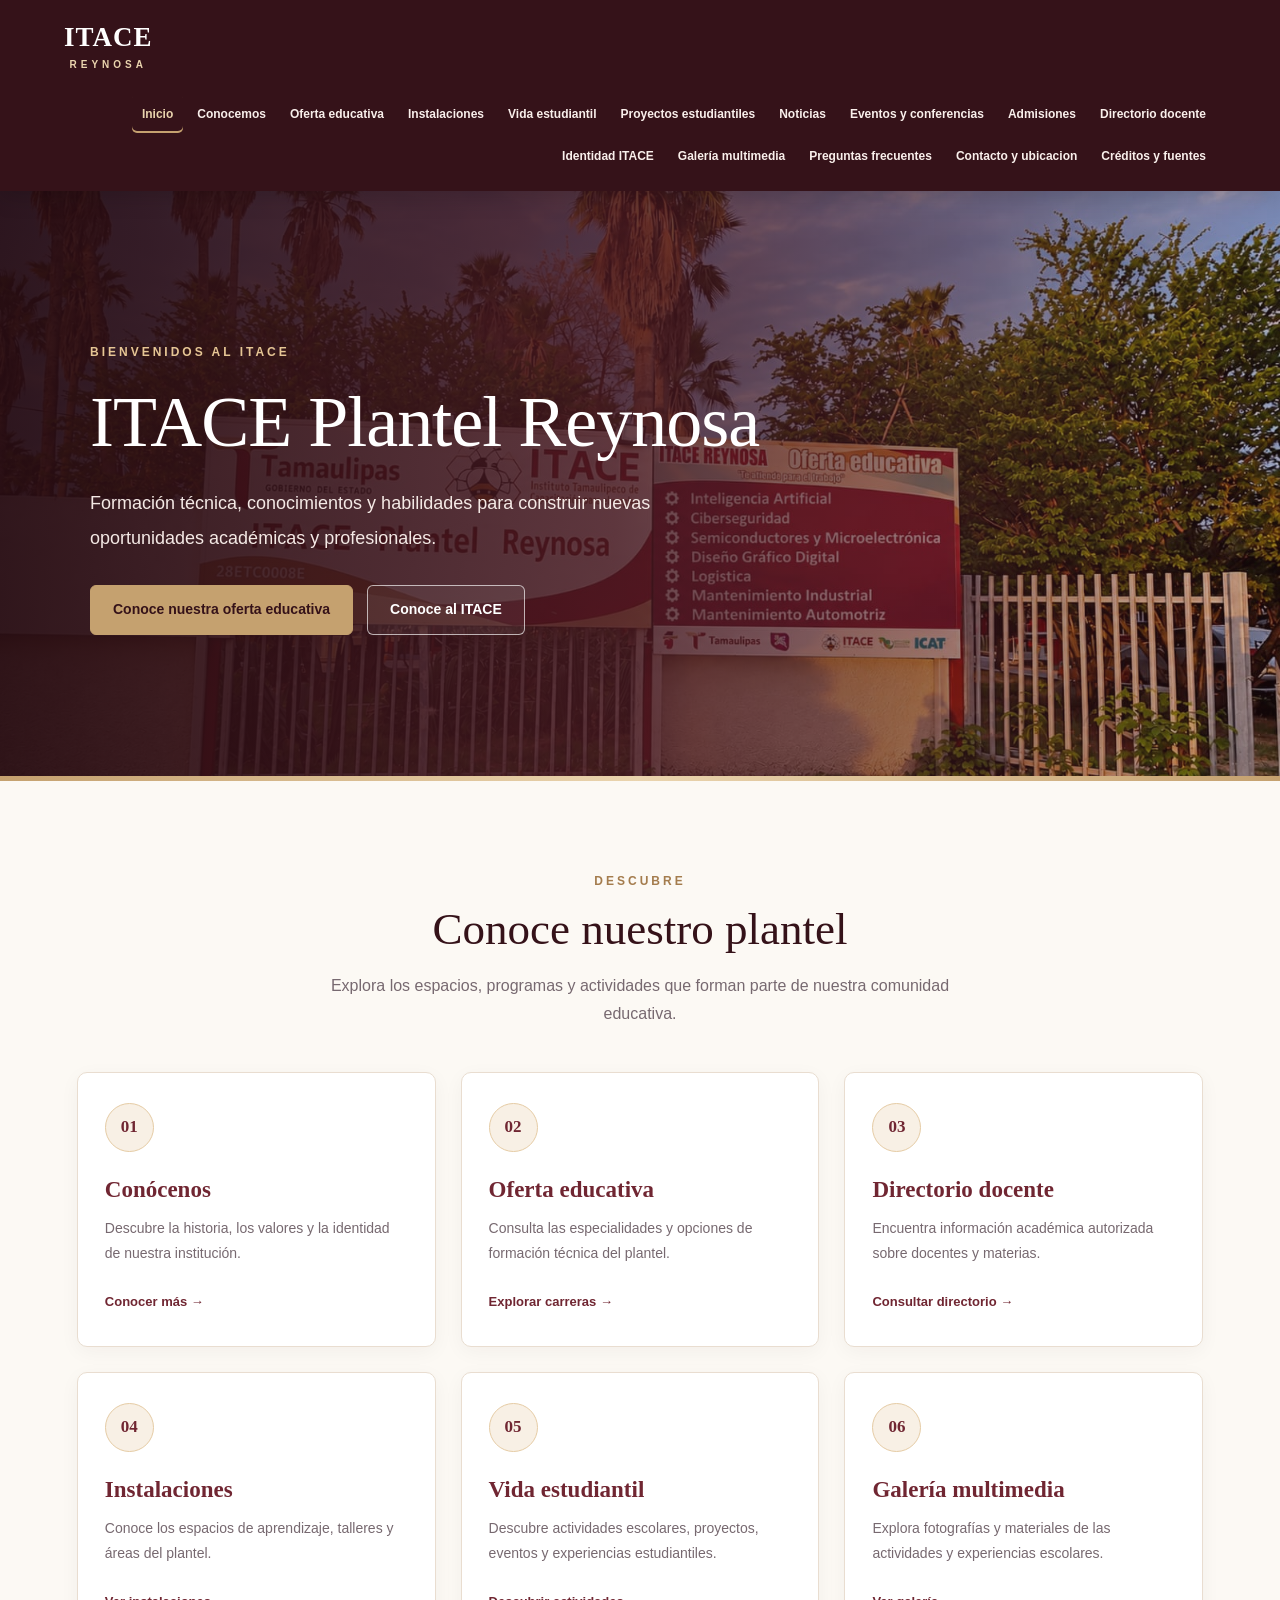
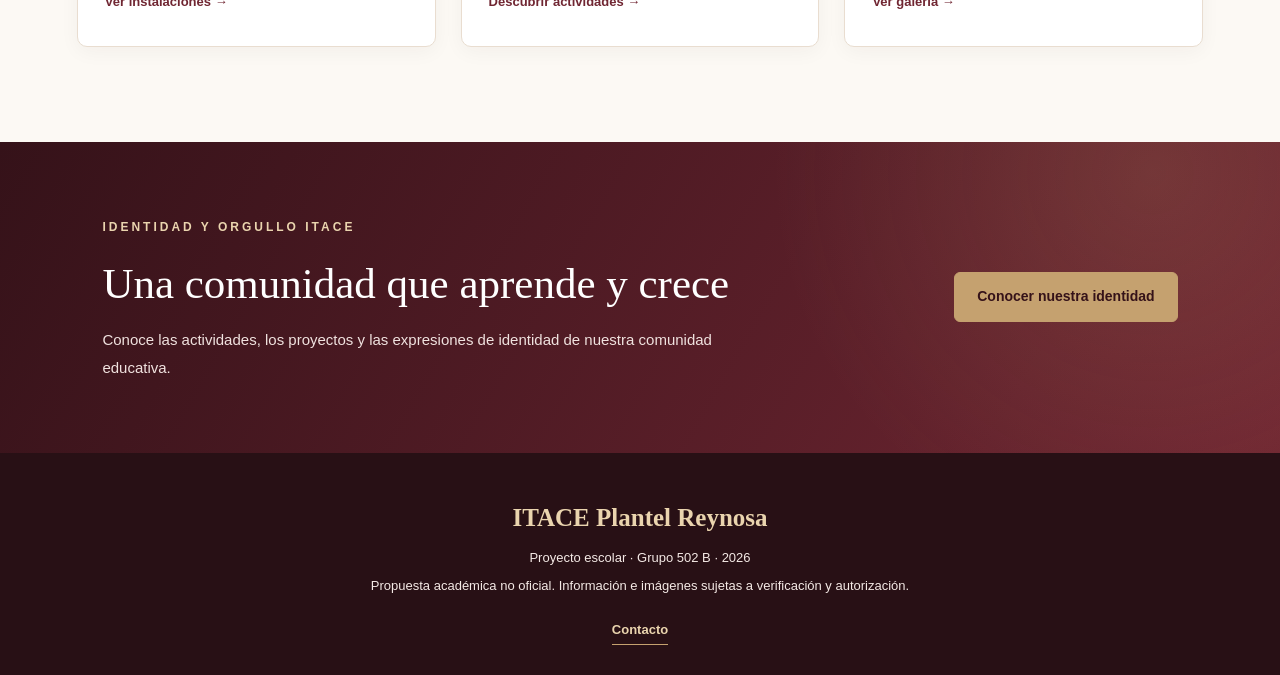
<file: index.html>
<!DOCTYPE html>
<html lang="es">
<head>
  <meta charset="UTF-8">
  <meta name="viewport" content="width=device-width, initial-scale=1.0">
  <meta name="description" content="Propuesta académica del ITACE Plantel Reynosa: oferta educativa, instalaciones y vida estudiantil.">
  <meta name="theme-color" content="#702632">
  <title>Inicio | ITACE Reynosa</title>
  <link rel="stylesheet" href="css/style.css">
  <script src="js/script.js" defer></script>
</head>
<body>
  <!-- ENCABEZADO Y MENÚ -->
  <header class="site-header">
    <nav class="menu" aria-label="Navegación principal">
      <a href="index.html" class="logo">
        ITACE <span>REYNOSA</span>
      </a>
      <button
        class="menu-toggle"
        id="menuToggle"
        type="button"
        aria-label="Abrir menú de navegación"
        aria-expanded="false"
        aria-controls="enlaces"
      >
        ☰
      </button>
      <div class="enlaces" id="enlaces">
  <a href="index.html" aria-current="page">Inicio</a>
  <a href="paginas/conocemos.html">Conocemos</a>
  <a href="paginas/oferta-educativa.html">Oferta educativa</a>
  <a href="paginas/instalaciones.html">Instalaciones</a>
  <a href="paginas/vida-estudiantil.html">Vida estudiantil</a>
  <a href="paginas/proyectos-estudiantiles.html">Proyectos estudiantiles</a>
  <a href="paginas/noticias.html">Noticias</a>
  <a href="paginas/eventos.html">Eventos y conferencias</a>
  <a href="paginas/admisiones.html">Admisiones</a>
  <a href="paginas/docentes.html">Directorio docente</a>
  <a href="paginas/identidad.html">Identidad ITACE</a>
  <a href="paginas/galeria.html">Galería multimedia</a>
  <a href="paginas/preguntas.html">Preguntas frecuentes</a>
  <a href="paginas/contacto.html">Contacto y ubicacion</a>
  <a href="paginas/creditos.html">Créditos y fuentes</a>
</div>
    </nav>
  </header>
  <main>
    <!-- PORTADA -->
    <section class="hero" id="inicio">
      <div class="hero-contenido">
        <span class="etiqueta">BIENVENIDOS AL ITACE</span>
        <h1>ITACE Plantel Reynosa</h1>
        <p>
          Formación técnica, conocimientos y habilidades para construir
          nuevas oportunidades académicas y profesionales.
        </p>
        <div class="hero-botones">
          <a class="boton" href="paginas/oferta-educativa.html">
            Conoce nuestra oferta educativa
          </a>
          <a class="boton boton-secundario" href="paginas/conocemos.html">
            Conoce al ITACE
          </a>
        </div>
      </div>
    </section>
    <!-- ACCESOS PRINCIPALES -->
    <section class="seccion-inicio">
      <div class="encabezado-seccion">
        <span class="etiqueta">DESCUBRE</span>
        <h2>Conoce nuestro plantel</h2>
        <p>
          Explora los espacios, programas y actividades que forman
          parte de nuestra comunidad educativa.
        </p>
      </div>
      <div class="tarjetas-inicio">
        <article class="tarjeta-inicio">
          <div class="icono-tarjeta" aria-hidden="true">01</div>
          <h3>Conócenos</h3>
          <p>
            Descubre la historia, los valores y la identidad
            de nuestra institución.
          </p>
          <a href="paginas/conocenos.html">Conocer más →</a>
        </article>
        <article class="tarjeta-inicio">
          <div class="icono-tarjeta" aria-hidden="true">02</div>
          <h3>Oferta educativa</h3>
          <p>
            Consulta las especialidades y opciones de formación
            técnica del plantel.
          </p>
          <a href="paginas/oferta-educativa.html">Explorar carreras →</a>
        </article>
        <article class="tarjeta-inicio">
          <div class="icono-tarjeta" aria-hidden="true">03</div>
          <h3>Directorio docente</h3>
          <p>
            Encuentra información académica autorizada
            sobre docentes y materias.
          </p>
          <a href="paginas/docentes.html">Consultar directorio →</a>
        </article>
        <article class="tarjeta-inicio">
          <div class="icono-tarjeta" aria-hidden="true">04</div>
          <h3>Instalaciones</h3>
          <p>
            Conoce los espacios de aprendizaje, talleres
            y áreas del plantel.
          </p>
          <a href="paginas/instalaciones.html">Ver instalaciones →</a>
        </article>
        <article class="tarjeta-inicio">
          <div class="icono-tarjeta" aria-hidden="true">05</div>
          <h3>Vida estudiantil</h3>
          <p>
            Descubre actividades escolares, proyectos,
            eventos y experiencias estudiantiles.
          </p>
          <a href="paginas/vida-estudiantil.html">Descubrir actividades →</a>
        </article>
        <article class="tarjeta-inicio">
          <div class="icono-tarjeta" aria-hidden="true">06</div>
          <h3>Galería multimedia</h3>
          <p>
            Explora fotografías y materiales de las actividades
            y experiencias escolares.
          </p>
          <a href="paginas/galeria.html">Ver galería →</a>
        </article>
      </div>
    </section>
    <!-- IDENTIDAD INSTITUCIONAL -->
    <section class="franja-identidad">
      <div>
        <span class="etiqueta">IDENTIDAD Y ORGULLO ITACE</span>
        <h2>Una comunidad que aprende y crece</h2>
        <p>
          Conoce las actividades, los proyectos y las expresiones
          de identidad de nuestra comunidad educativa.
        </p>
      </div>
      <a class="boton" href="paginas/identidad.html">
        Conocer nuestra identidad
      </a>
    </section>
  <!-- PIE DE PÁGINA -->
  <footer class="site-footer">
    <p>ITACE Plantel Reynosa</p>
    <p>Proyecto escolar · Grupo 502 B · 2026</p>
    <p>
      Propuesta académica no oficial.
      Información e imágenes sujetas a verificación y autorización.
    </p>
    <a href="paginas/contacto.html">Contacto</a>
  </footer>
</body>
</html>
</file>
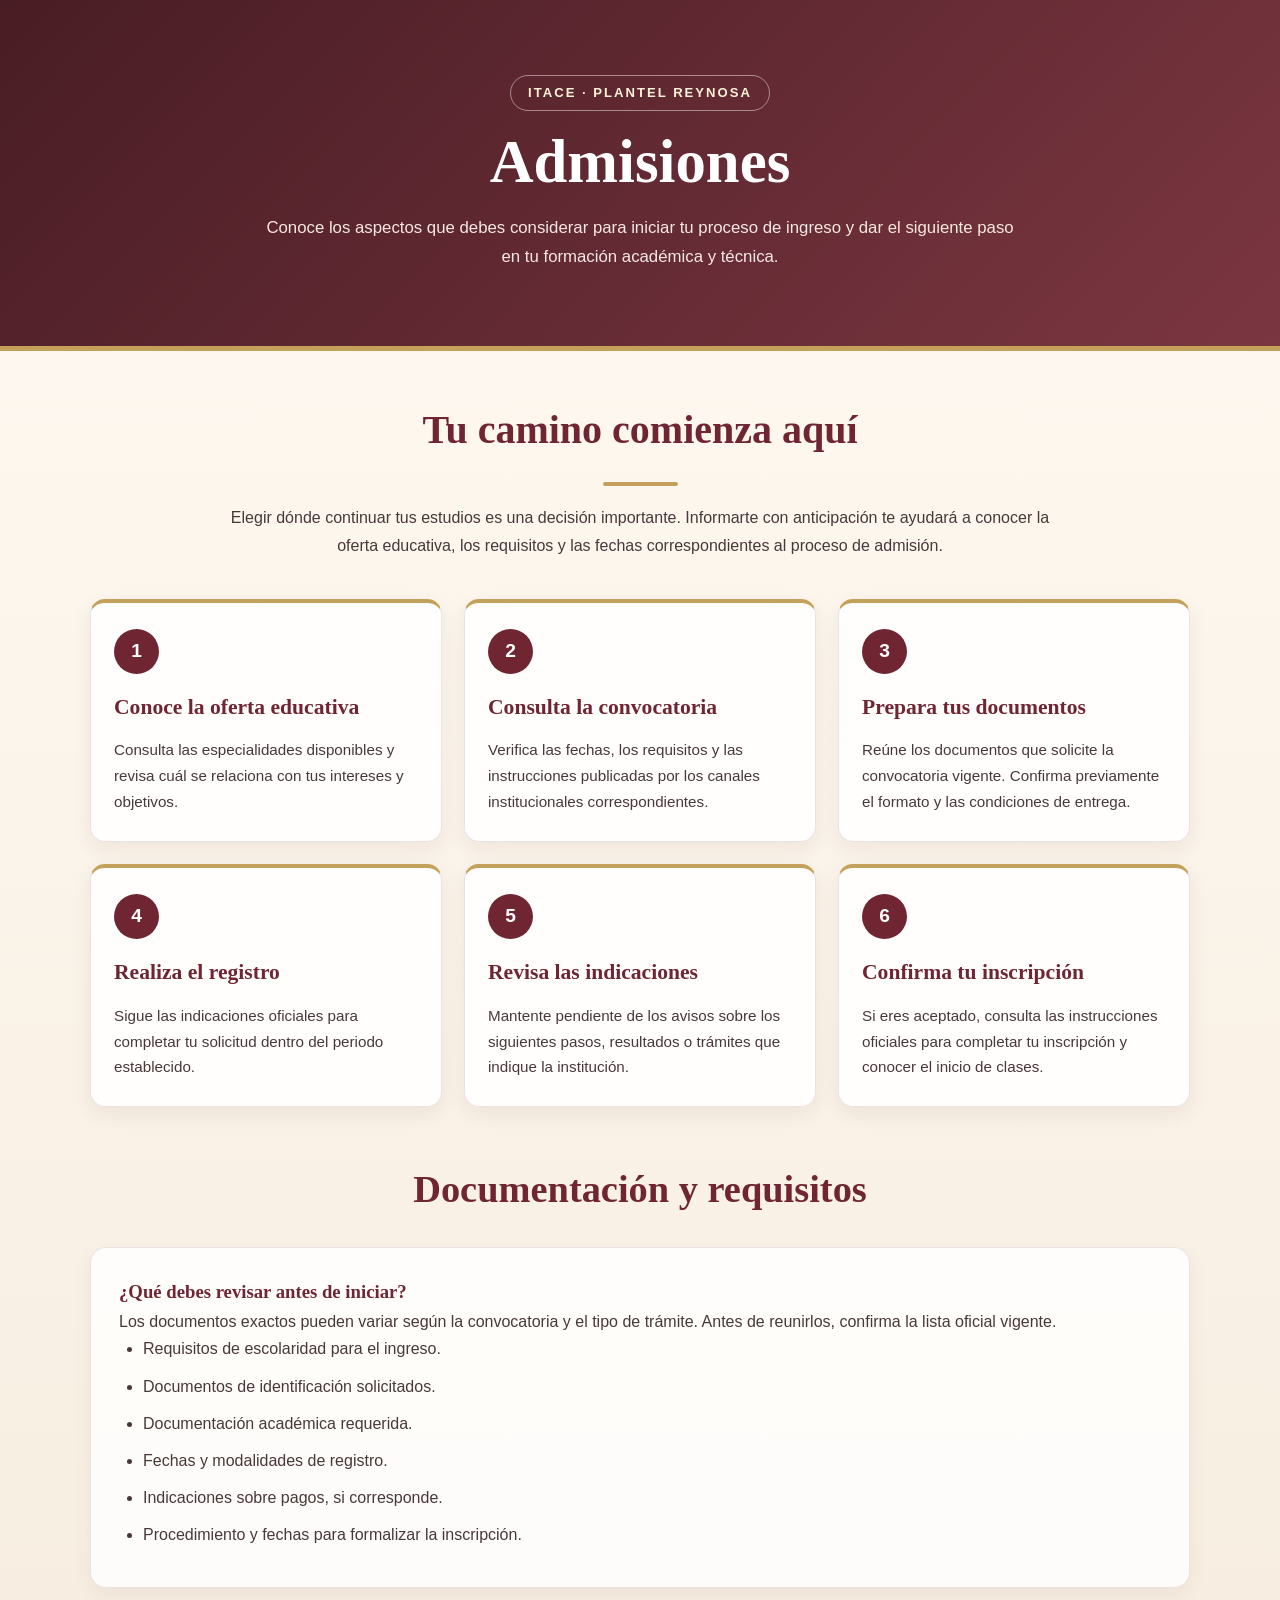
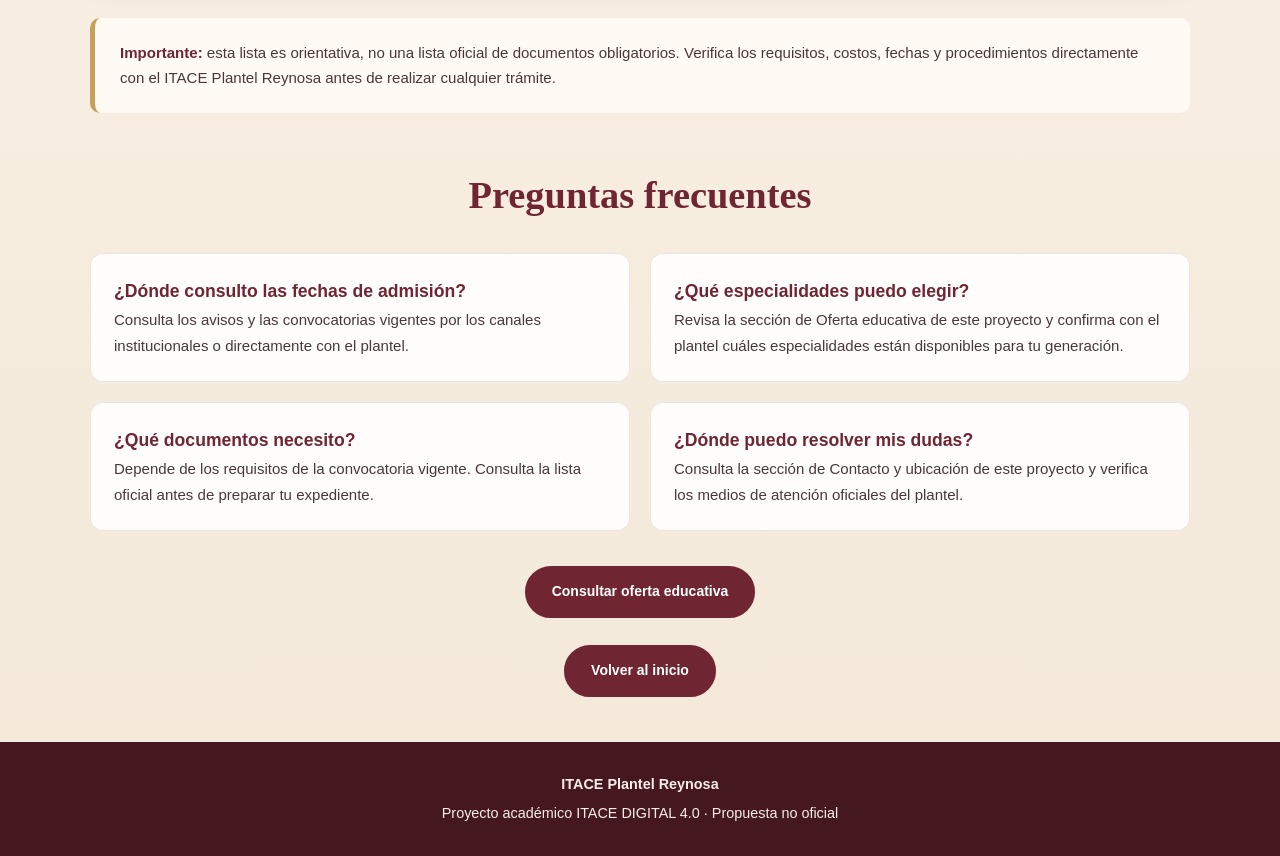
<file: paginas/admisiones.html>
<!DOCTYPE html>
<html lang="es">
<head>
    <meta charset="UTF-8">
    <meta name="viewport" content="width=device-width, initial-scale=1.0">
    <meta name="description" content="Información orientativa sobre el proceso de admisión al ITACE Plantel Reynosa.">
    <title>Admisiones | ITACE Plantel Reynosa</title>
    <link rel="stylesheet" href="../css/style.css">
    <style>
        :root {
            --vino: #702632;
            --vino-oscuro: #451820;
            --beige: #f3e8d8;
            --crema: #fffaf3;
            --dorado: #c4a15a;
            --texto: #49383a;
        }
        * {
            box-sizing: border-box;
        }
        html {
            scroll-behavior: smooth;
            scroll-padding-top: 25px;
        }
        body {
            margin: 0;
            color: var(--texto);
            background: linear-gradient(180deg, var(--crema), var(--beige));
            font-family: "Segoe UI", Arial, sans-serif;
            line-height: 1.7;
        }
        a:focus-visible {
            outline: 3px solid var(--dorado);
            outline-offset: 4px;
        }
        .portada {
            padding: 75px 20px;
            color: white;
            text-align: center;
            background: linear-gradient(
                135deg,
                rgba(69, 24, 32, .98),
                rgba(112, 38, 50, .92)
            );
            border-bottom: 5px solid var(--dorado);
        }
        .etiqueta {
            display: inline-block;
            padding: 6px 17px;
            margin-bottom: 15px;
            border: 1px solid rgba(255, 255, 255, .45);
            border-radius: 30px;
            color: #fff3d9;
            font-size: .82rem;
            letter-spacing: 2px;
            text-transform: uppercase;
        }
        .portada h1 {
            max-width: 900px;
            margin: 0 auto 15px;
            font-family: Georgia, "Times New Roman", serif;
            font-size: clamp(2.3rem, 5vw, 3.8rem);
            line-height: 1.2;
        }
        .portada p {
            max-width: 750px;
            margin: 0 auto;
            color: #f7e9e2;
            font-size: 1.05rem;
        }
        .contenido {
            width: min(1100px, 92%);
            margin: 45px auto;
        }
        .introduccion {
            max-width: 850px;
            margin: 0 auto 40px;
            text-align: center;
        }
        .introduccion h2,
        .titulo-seccion {
            color: var(--vino);
            font-family: Georgia, "Times New Roman", serif;
        }
        .introduccion h2 {
            font-size: clamp(1.8rem, 4vw, 2.5rem);
        }
        .linea-dorada {
            width: 75px;
            height: 4px;
            margin: 18px auto;
            background: var(--dorado);
            border-radius: 10px;
        }
        .introduccion p {
            margin: 0;
        }
        .pasos {
            display: grid;
            grid-template-columns: repeat(3, minmax(0, 1fr));
            gap: 22px;
        }
        .tarjeta {
            padding: 26px 23px;
            background: rgba(255, 255, 255, .9);
            border: 1px solid rgba(112, 38, 50, .13);
            border-top: 4px solid var(--dorado);
            border-radius: 15px;
            box-shadow: 0 7px 20px rgba(69, 24, 32, .07);
            transition: transform .25s ease, box-shadow .25s ease;
        }
        .tarjeta:hover {
            transform: translateY(-5px);
            box-shadow: 0 12px 26px rgba(69, 24, 32, .13);
        }
        .numero {
            display: flex;
            align-items: center;
            justify-content: center;
            width: 45px;
            height: 45px;
            margin-bottom: 15px;
            color: white;
            background: var(--vino);
            border-radius: 50%;
            font-size: 1.2rem;
            font-weight: 700;
        }
        .tarjeta h3 {
            margin: 0 0 12px;
            color: var(--vino);
            font-family: Georgia, "Times New Roman", serif;
            font-size: 1.35rem;
        }
        .tarjeta p {
            margin: 0;
            font-size: .95rem;
        }
        .titulo-seccion {
            margin: 50px 0 25px;
            font-size: clamp(1.8rem, 4vw, 2.4rem);
            text-align: center;
        }
        .requisitos {
            padding: 28px;
            background: rgba(255, 255, 255, .82);
            border: 1px solid rgba(112, 38, 50, .12);
            border-radius: 16px;
            box-shadow: 0 7px 20px rgba(69, 24, 32, .06);
        }
        .requisitos h3 {
            margin-top: 0;
            color: var(--vino);
            font-family: Georgia, "Times New Roman", serif;
        }
        .lista-requisitos {
            padding-left: 24px;
        }
        .lista-requisitos li {
            margin-bottom: 10px;
        }
        .aviso {
            margin-top: 30px;
            padding: 22px 25px;
            background: #fffaf3;
            border-left: 5px solid var(--dorado);
            border-radius: 10px;
            font-size: .94rem;
        }
        .aviso strong {
            color: var(--vino);
        }
        .preguntas {
            display: grid;
            grid-template-columns: repeat(2, minmax(0, 1fr));
            gap: 20px;
        }
        .pregunta {
            padding: 23px;
            background: rgba(255, 255, 255, .9);
            border: 1px solid rgba(112, 38, 50, .12);
            border-radius: 13px;
        }
        .pregunta h3 {
            margin-top: 0;
            color: var(--vino);
            font-size: 1.1rem;
        }
        .pregunta p {
            margin-bottom: 0;
            font-size: .94rem;
        }
        .centrado {
            margin: 35px 0;
            text-align: center;
        }
        .boton {
            display: inline-block;
            padding: 12px 25px;
            color: white;
            background: var(--vino);
            border: 2px solid var(--vino);
            border-radius: 30px;
            font-weight: 600;
            text-decoration: none;
            transition: background .2s ease, color .2s ease;
        }
        .boton:hover {
            color: var(--vino);
            background: transparent;
        }
        footer {
            padding: 25px 15px;
            color: #f9eee5;
            background: var(--vino-oscuro);
            text-align: center;
            font-size: .9rem;
        }
        footer p {
            margin: 5px;
        }
        @media (max-width: 850px) {
            .pasos {
                grid-template-columns: repeat(2, minmax(0, 1fr));
            }
        }
        @media (max-width: 600px) {
            .portada {
                padding: 52px 18px;
            }
            .contenido {
                margin: 30px auto;
            }
            .pasos,
            .preguntas {
                grid-template-columns: 1fr;
            }
            .requisitos {
                padding: 22px;
            }
        }
        @media (prefers-reduced-motion: reduce) {
            html {
                scroll-behavior: auto;
            }
            *,
            *::before,
            *::after {
                transition: none !important;
            }
        }
    </style>
</head>
<body>
    <header class="portada">
        <span class="etiqueta">ITACE · Plantel Reynosa</span>
        <h1>Admisiones</h1>
        <p>
            Conoce los aspectos que debes considerar para iniciar
            tu proceso de ingreso y dar el siguiente paso en tu
            formación académica y técnica.
        </p>
    </header>
    <main class="contenido">
        <section class="introduccion">
            <h2>Tu camino comienza aquí</h2>
            <div class="linea-dorada"></div>
            <p>
                Elegir dónde continuar tus estudios es una decisión
                importante. Informarte con anticipación te ayudará
                a conocer la oferta educativa, los requisitos y las
                fechas correspondientes al proceso de admisión.
            </p>
        </section>
        <section class="pasos" aria-label="Pasos orientativos para el ingreso">
            <article class="tarjeta">
                <div class="numero" aria-hidden="true">1</div>
                <h3>Conoce la oferta educativa</h3>
                <p>
                    Consulta las especialidades disponibles y revisa
                    cuál se relaciona con tus intereses y objetivos.
                </p>
            </article>
            <article class="tarjeta">
                <div class="numero" aria-hidden="true">2</div>
                <h3>Consulta la convocatoria</h3>
                <p>
                    Verifica las fechas, los requisitos y las
                    instrucciones publicadas por los canales
                    institucionales correspondientes.
                </p>
            </article>
            <article class="tarjeta">
                <div class="numero" aria-hidden="true">3</div>
                <h3>Prepara tus documentos</h3>
                <p>
                    Reúne los documentos que solicite la convocatoria
                    vigente. Confirma previamente el formato y las
                    condiciones de entrega.
                </p>
            </article>
            <article class="tarjeta">
                <div class="numero" aria-hidden="true">4</div>
                <h3>Realiza el registro</h3>
                <p>
                    Sigue las indicaciones oficiales para completar
                    tu solicitud dentro del periodo establecido.
                </p>
            </article>
            <article class="tarjeta">
                <div class="numero" aria-hidden="true">5</div>
                <h3>Revisa las indicaciones</h3>
                <p>
                    Mantente pendiente de los avisos sobre los
                    siguientes pasos, resultados o trámites que
                    indique la institución.
                </p>
            </article>
            <article class="tarjeta">
                <div class="numero" aria-hidden="true">6</div>
                <h3>Confirma tu inscripción</h3>
                <p>
                    Si eres aceptado, consulta las instrucciones
                    oficiales para completar tu inscripción y
                    conocer el inicio de clases.
                </p>
            </article>
        </section>
        <h2 class="titulo-seccion">Documentación y requisitos</h2>
        <section class="requisitos">
            <h3>¿Qué debes revisar antes de iniciar?</h3>
            <p>
                Los documentos exactos pueden variar según la
                convocatoria y el tipo de trámite. Antes de reunirlos,
                confirma la lista oficial vigente.
            </p>
            <ul class="lista-requisitos">
                <li>Requisitos de escolaridad para el ingreso.</li>
                <li>Documentos de identificación solicitados.</li>
                <li>Documentación académica requerida.</li>
                <li>Fechas y modalidades de registro.</li>
                <li>Indicaciones sobre pagos, si corresponde.</li>
                <li>Procedimiento y fechas para formalizar la inscripción.</li>
            </ul>
        </section>
        <aside class="aviso">
            <strong>Importante:</strong>
            esta lista es orientativa, no una lista oficial de
            documentos obligatorios. Verifica los requisitos,
            costos, fechas y procedimientos directamente con el
            ITACE Plantel Reynosa antes de realizar cualquier trámite.
        </aside>
        <h2 class="titulo-seccion">Preguntas frecuentes</h2>
        <section class="preguntas" aria-label="Preguntas frecuentes sobre admisiones">
            <article class="pregunta">
                <h3>¿Dónde consulto las fechas de admisión?</h3>
                <p>
                    Consulta los avisos y las convocatorias vigentes
                    por los canales institucionales o directamente
                    con el plantel.
                </p>
            </article>
            <article class="pregunta">
                <h3>¿Qué especialidades puedo elegir?</h3>
                <p>
                    Revisa la sección de Oferta educativa de este
                    proyecto y confirma con el plantel cuáles
                    especialidades están disponibles para tu generación.
                </p>
            </article>
            <article class="pregunta">
                <h3>¿Qué documentos necesito?</h3>
                <p>
                    Depende de los requisitos de la convocatoria
                    vigente. Consulta la lista oficial antes de
                    preparar tu expediente.
                </p>
            </article>
            <article class="pregunta">
                <h3>¿Dónde puedo resolver mis dudas?</h3>
                <p>
                    Consulta la sección de Contacto y ubicación
                    de este proyecto y verifica los medios de
                    atención oficiales del plantel.
                </p>
            </article>
        </section>
        <div class="centrado">
            <a href="oferta-educativa.html" class="boton">
                Consultar oferta educativa
            </a>
            <br><br>
            <a href="../index.html" class="boton">
                Volver al inicio
            </a>
        </div>
    </main>
    <footer>
        <p><strong>ITACE Plantel Reynosa</strong></p>
        <p>Proyecto académico ITACE DIGITAL 4.0 · Propuesta no oficial</p>
    </footer>
</body>
</html>
</file>
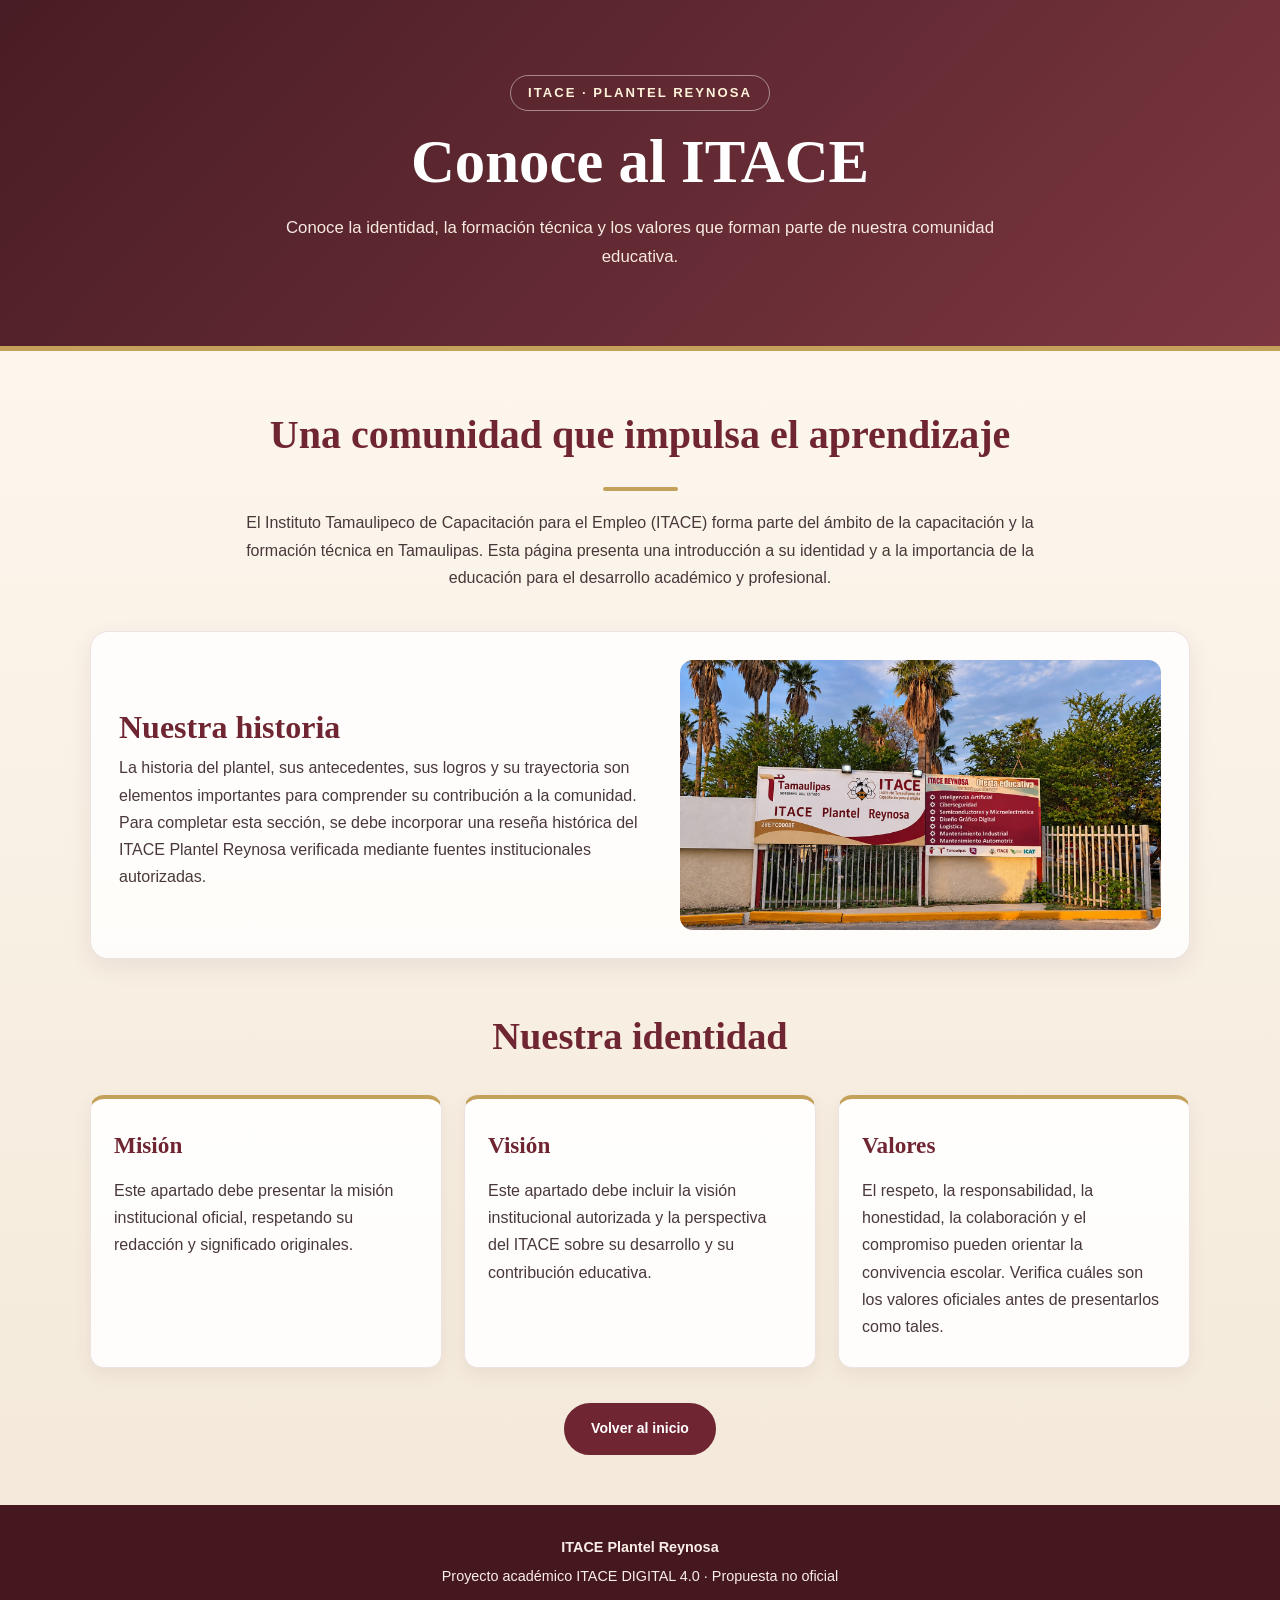
<file: paginas/conocemos.html>
<!DOCTYPE html>
<html lang="es">
<head>
    <meta charset="UTF-8">
    <meta name="viewport" content="width=device-width, initial-scale=1.0">
    <meta name="description" content="Conoce la identidad, misión, visión y valores del ITACE Plantel Reynosa.">
    <title>Conoce al ITACE | Plantel Reynosa</title>
    <link rel="stylesheet" href="../css/style.css">
    <style>
        :root {
            --vino: #702632;
            --vino-oscuro: #451820;
            --beige: #f3e8d8;
            --crema: #fffaf3;
            --dorado: #c4a15a;
            --texto: #49383a;
        }
        * {
            box-sizing: border-box;
        }
        html {
            scroll-behavior: smooth;
            scroll-padding-top: 25px;
        }
        body {
            margin: 0;
            color: var(--texto);
            background: linear-gradient(180deg, var(--crema), var(--beige));
            font-family: "Segoe UI", Arial, sans-serif;
            line-height: 1.7;
        }
        a:focus-visible {
            outline: 3px solid var(--dorado);
            outline-offset: 4px;
        }
        .portada {
            padding: 75px 20px;
            color: white;
            text-align: center;
            background: linear-gradient(
                135deg,
                rgba(69, 24, 32, .98),
                rgba(112, 38, 50, .92)
            );
            border-bottom: 5px solid var(--dorado);
        }
        .etiqueta {
            display: inline-block;
            padding: 6px 17px;
            margin-bottom: 15px;
            border: 1px solid rgba(255, 255, 255, .45);
            border-radius: 30px;
            color: #fff3d9;
            font-size: .82rem;
            letter-spacing: 2px;
            text-transform: uppercase;
        }
        .portada h1 {
            max-width: 900px;
            margin: 0 auto 15px;
            font-family: Georgia, "Times New Roman", serif;
            font-size: clamp(2.3rem, 5vw, 3.8rem);
            line-height: 1.2;
        }
        .portada p {
            max-width: 760px;
            margin: 0 auto;
            color: #f7e9e2;
            font-size: 1.05rem;
        }
        .contenido {
            width: min(1100px, 92%);
            margin: 50px auto;
        }
        .introduccion {
            max-width: 850px;
            margin: 0 auto 40px;
            text-align: center;
        }
        .introduccion h2,
        .titulo-seccion {
            color: var(--vino);
            font-family: Georgia, "Times New Roman", serif;
        }
        .introduccion h2 {
            margin-bottom: 12px;
            font-size: clamp(1.8rem, 4vw, 2.5rem);
        }
        .linea-dorada {
            width: 75px;
            height: 4px;
            margin: 18px auto;
            background: var(--dorado);
            border-radius: 10px;
        }
        .bloque-historia {
            display: grid;
            grid-template-columns: 1.05fr .95fr;
            align-items: center;
            gap: 30px;
            margin-bottom: 45px;
            padding: 28px;
            background: rgba(255, 255, 255, .82);
            border: 1px solid rgba(112, 38, 50, .12);
            border-radius: 18px;
            box-shadow: 0 8px 24px rgba(69, 24, 32, .08);
        }
        .bloque-historia h2 {
            margin-top: 0;
            color: var(--vino);
            font-family: Georgia, "Times New Roman", serif;
            font-size: 2rem;
        }
        .bloque-historia p {
            margin-bottom: 0;
        }
        .imagen-historia {
            width: 100%;
            min-height: 260px;
            max-height: 340px;
            object-fit: cover;
            border-radius: 13px;
        }
        .subtitulo {
            margin: 45px 0 25px;
            color: var(--vino);
            font-family: Georgia, "Times New Roman", serif;
            font-size: clamp(1.8rem, 4vw, 2.4rem);
            text-align: center;
        }
        .valores-grid {
            display: grid;
            grid-template-columns: repeat(3, minmax(0, 1fr));
            gap: 22px;
        }
        .tarjeta {
            padding: 27px 23px;
            background: rgba(255, 255, 255, .9);
            border: 1px solid rgba(112, 38, 50, .13);
            border-top: 4px solid var(--dorado);
            border-radius: 14px;
            box-shadow: 0 6px 18px rgba(69, 24, 32, .07);
            transition: transform .25s ease, box-shadow .25s ease;
        }
        .tarjeta:hover {
            transform: translateY(-5px);
            box-shadow: 0 12px 25px rgba(69, 24, 32, .13);
        }
        .tarjeta h3 {
            margin: 0 0 12px;
            color: var(--vino);
            font-family: Georgia, "Times New Roman", serif;
            font-size: 1.45rem;
        }
        .tarjeta p {
            margin: 0;
        }
        .centrado {
            margin: 35px 0;
            text-align: center;
        }
        .boton {
            display: inline-block;
            padding: 12px 25px;
            color: white;
            background: var(--vino);
            border: 2px solid var(--vino);
            border-radius: 30px;
            font-weight: 600;
            text-decoration: none;
            transition: background .2s ease, color .2s ease;
        }
        .boton:hover {
            color: var(--vino);
            background: transparent;
        }
        footer {
            padding: 25px 15px;
            color: #f9eee5;
            background: var(--vino-oscuro);
            text-align: center;
            font-size: .9rem;
        }
        footer p {
            margin: 5px;
        }
        @media (max-width: 800px) {
            .bloque-historia {
                grid-template-columns: 1fr;
            }
            .valores-grid {
                grid-template-columns: repeat(2, minmax(0, 1fr));
            }
            .imagen-historia {
                min-height: 220px;
            }
        }
        @media (max-width: 520px) {
            .portada {
                padding: 52px 18px;
            }
            .contenido {
                margin: 32px auto;
            }
            .bloque-historia {
                padding: 21px;
            }
            .valores-grid {
                grid-template-columns: 1fr;
            }
        }
        @media (prefers-reduced-motion: reduce) {
            html {
                scroll-behavior: auto;
            }
            *,
            *::before,
            *::after {
                transition: none !important;
            }
        }
    </style>
</head>
<body>
    <header class="portada">
        <span class="etiqueta">ITACE · Plantel Reynosa</span>
        <h1>Conoce al ITACE</h1>
        <p>
            Conoce la identidad, la formación técnica y los valores que
            forman parte de nuestra comunidad educativa.
        </p>
    </header>
    <main class="contenido">
        <section class="introduccion">
            <h2>Una comunidad que impulsa el aprendizaje</h2>
            <div class="linea-dorada"></div>
            <p>
                El Instituto Tamaulipeco de Capacitación para el Empleo
                (ITACE) forma parte del ámbito de la capacitación y la
                formación técnica en Tamaulipas. Esta página presenta
                una introducción a su identidad y a la importancia de
                la educación para el desarrollo académico y profesional.
            </p>
        </section>
        <section class="bloque-historia">
            <div>
                <h2>Nuestra historia</h2>
                <p>
                    La historia del plantel, sus antecedentes, sus logros
                    y su trayectoria son elementos importantes para
                    comprender su contribución a la comunidad.
                </p>
                <p>
                    Para completar esta sección, se debe incorporar una
                    reseña histórica del ITACE Plantel Reynosa verificada
                    mediante fuentes institucionales autorizadas.
                </p>
            </div>
            <img
                class="imagen-historia"
                src="../imagenes/entrada.jpeg"
                alt="Entrada del plantel educativo"
                loading="lazy"
            >
        </section>
        <h2 class="subtitulo">Nuestra identidad</h2>
        <section class="valores-grid" aria-label="Misión, visión y valores">
            <article class="tarjeta">
                <h3>Misión</h3>
                <p>
                    Este apartado debe presentar la misión institucional
                    oficial, respetando su redacción y significado
                    originales.
                </p>
            </article>
            <article class="tarjeta">
                <h3>Visión</h3>
                <p>
                    Este apartado debe incluir la visión institucional
                    autorizada y la perspectiva del ITACE sobre su
                    desarrollo y su contribución educativa.
                </p>
            </article>
            <article class="tarjeta">
                <h3>Valores</h3>
                <p>
                    El respeto, la responsabilidad, la honestidad,
                    la colaboración y el compromiso pueden orientar
                    la convivencia escolar. Verifica cuáles son los
                    valores oficiales antes de presentarlos como tales.
                </p>
            </article>
        </section>
        <div class="centrado">
            <a href="../index.html" class="boton">
                Volver al inicio
            </a>
        </div>
    
    </main>
    <footer>
        <p><strong>ITACE Plantel Reynosa</strong></p>
        <p>Proyecto académico ITACE DIGITAL 4.0 · Propuesta no oficial</p>
    </footer>
</body>
</html>
</file>
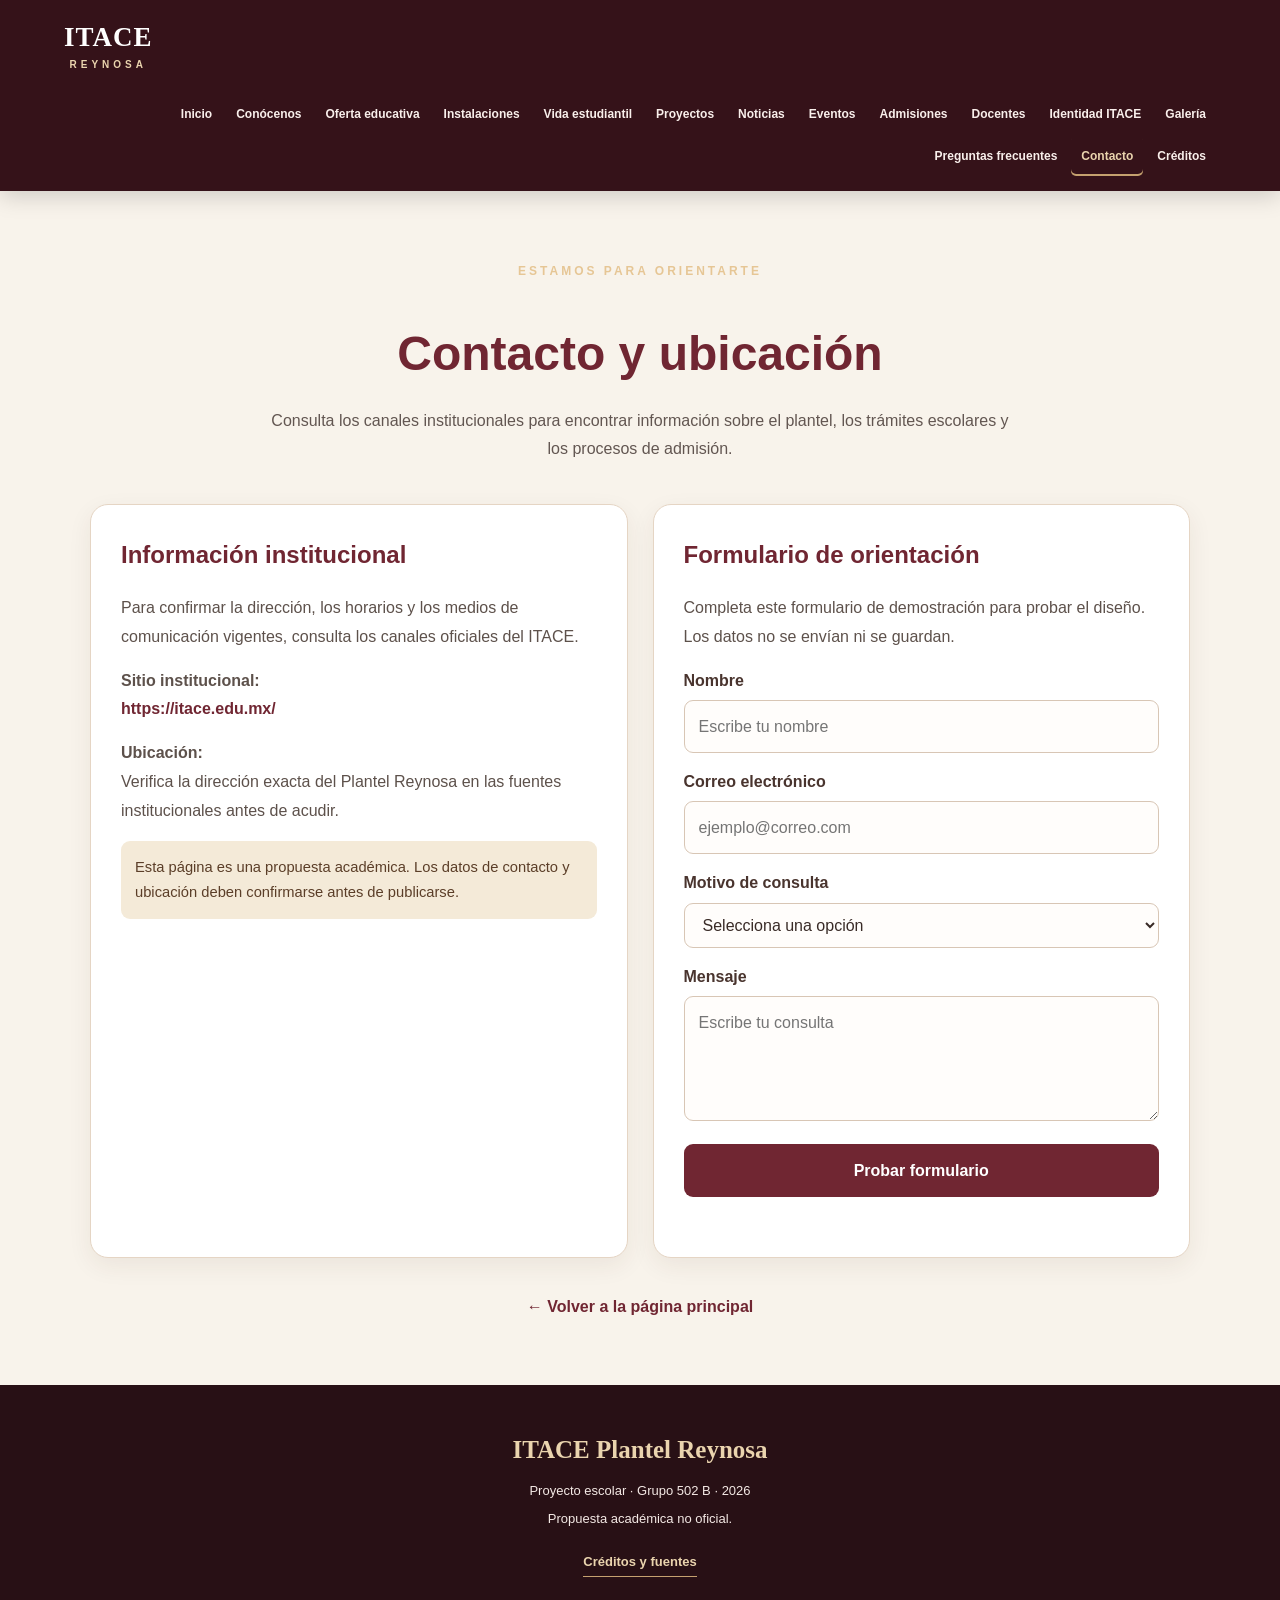
<file: paginas/contacto.html>
<!DOCTYPE html>
<html lang="es">
<head>
  <meta charset="UTF-8">
  <meta name="viewport" content="width=device-width, initial-scale=1.0">
  <meta name="description" content="Página de contacto y orientación del proyecto académico ITACE Plantel Reynosa.">
  <meta name="theme-color" content="#702632">
  <title>Contacto y ubicación | ITACE Reynosa</title>
  <link rel="stylesheet" href="../css/style.css">
  <style>
    .contacto-pagina {
      padding: 65px 7%;
      background: #f8f3eb;
      min-height: 70vh;
    }

    .contacto-encabezado {
      text-align: center;
      max-width: 760px;
      margin: 0 auto 40px;
    }

    .contacto-encabezado h1 {
      color: #702632;
      font-size: clamp(2rem, 5vw, 3rem);
      margin: 12px 0;
    }

    .contacto-encabezado p {
      color: #625651;
      line-height: 1.8;
    }

    .contacto-grid {
      max-width: 1100px;
      margin: auto;
      display: grid;
      grid-template-columns: repeat(2, minmax(0, 1fr));
      gap: 25px;
    }

    .contacto-card {
      background: #fff;
      padding: 30px;
      border-radius: 18px;
      border: 1px solid #e5d5c4;
      box-shadow: 0 8px 25px #45251b12;
      transition: transform .25s ease, box-shadow .25s ease;
    }

    .contacto-card:hover {
      transform: translateY(-5px);
      box-shadow: 0 14px 30px #45251b20;
    }

    .contacto-card h2 {
      color: #702632;
      margin-top: 0;
      margin-bottom: 18px;
    }

    .contacto-card p {
      color: #5d514b;
      line-height: 1.8;
      margin-bottom: 15px;
    }

    .contacto-card a {
      color: #702632;
      font-weight: bold;
      overflow-wrap: anywhere;
    }

    .contacto-formulario {
      display: grid;
      gap: 15px;
    }

    .contacto-formulario label {
      color: #49342e;
      font-weight: bold;
      display: block;
      margin-bottom: 6px;
    }

    .contacto-formulario input,
    .contacto-formulario select,
    .contacto-formulario textarea {
      width: 100%;
      padding: 12px 14px;
      border: 1px solid #d8c6b5;
      border-radius: 9px;
      background: #fffdfb;
      color: #392b27;
      font: inherit;
    }

    .contacto-formulario input:focus,
    .contacto-formulario select:focus,
    .contacto-formulario textarea:focus {
      outline: 2px solid #a56b43;
      outline-offset: 2px;
    }

    .contacto-formulario textarea {
      min-height: 125px;
      resize: vertical;
    }

    .contacto-boton {
      padding: 13px 20px;
      background: #702632;
      color: white;
      border: 0;
      border-radius: 9px;
      font: inherit;
      font-weight: bold;
      cursor: pointer;
      transition: background .2s ease;
    }

    .contacto-boton:hover {
      background: #501923;
    }

    .contacto-aviso {
      padding: 14px;
      border-radius: 9px;
      background: #f4ead8;
      color: #5b3e28;
      line-height: 1.7;
      font-size: .92rem;
    }

    #respuestaContacto {
      color: #285b37;
      line-height: 1.6;
      font-weight: bold;
    }

    .contacto-volver {
      text-align: center;
      margin-top: 35px;
    }

    .contacto-volver a {
      color: #702632;
      font-weight: bold;
    }

    @media (max-width: 700px) {
      .contacto-pagina {
        padding: 42px 5%;
      }

      .contacto-grid {
        grid-template-columns: 1fr;
      }

      .contacto-card {
        padding: 23px;
      }
    }
  </style>
</head>

<body>
  <header class="site-header">
    <nav class="menu" aria-label="Navegación principal">
      <a href="../index.html" class="logo">
        ITACE <span>REYNOSA</span>
      </a>

      <button
        class="menu-toggle"
        id="menuToggle"
        type="button"
        aria-label="Abrir menú de navegación"
        aria-expanded="false"
        aria-controls="enlaces">
        ☰
      </button>

      <div class="enlaces" id="enlaces">
        <a href="../index.html">Inicio</a>
        <a href="conocenos.html">Conócenos</a>
        <a href="oferta-educativa.html">Oferta educativa</a>
        <a href="instalaciones.html">Instalaciones</a>
        <a href="vida-estudiantil.html">Vida estudiantil</a>
        <a href="proyectos-estudiantiles.html">Proyectos</a>
        <a href="noticias.html">Noticias</a>
        <a href="eventos.html">Eventos</a>
        <a href="admisiones.html">Admisiones</a>
        <a href="docentes.html">Docentes</a>
        <a href="identidad.html">Identidad ITACE</a>
        <a href="galeria.html">Galería</a>
        <a href="preguntas.html">Preguntas frecuentes</a>
        <a href="contacto.html" aria-current="page">Contacto</a>
        <a href="creditos.html">Créditos</a>
      </div>
    </nav>
  </header>

  <main>
    <section class="contacto-pagina">
      <div class="contacto-encabezado">
        <span class="etiqueta">ESTAMOS PARA ORIENTARTE</span>
        <h1>Contacto y ubicación</h1>
        <p>
          Consulta los canales institucionales para encontrar información
          sobre el plantel, los trámites escolares y los procesos de admisión.
        </p>
      </div>

      <div class="contacto-grid">
        <article class="contacto-card">
          <h2>Información institucional</h2>
          <p>
            Para confirmar la dirección, los horarios y los medios de
            comunicación vigentes, consulta los canales oficiales del ITACE.
          </p>
          <p>
            <strong>Sitio institucional:</strong><br>
            <a href="https://www.facebook.com/share/1d6SpAx98V/?mibextid=wwXIfr" target="_blank"
               rel="noopener noreferrer">
              https://itace.edu.mx/
            </a>
          </p>
          <p>
            <strong>Ubicación:</strong><br>
            Verifica la dirección exacta del Plantel Reynosa en las fuentes
            institucionales antes de acudir.
          </p>
          <div class="contacto-aviso">
            Esta página es una propuesta académica. Los datos de contacto
            y ubicación deben confirmarse antes de publicarse.
          </div>
        </article>

        <article class="contacto-card">
          <h2>Formulario de orientación</h2>
          <p>
            Completa este formulario de demostración para probar el diseño.
            Los datos no se envían ni se guardan.
          </p>

          <form class="contacto-formulario" id="formContacto">
            <div>
              <label for="nombre">Nombre</label>
              <input type="text" id="nombre" name="nombre"
                     placeholder="Escribe tu nombre" required>
            </div>

            <div>
              <label for="correo">Correo electrónico</label>
              <input type="email" id="correo" name="correo"
                     placeholder="ejemplo@correo.com" required>
            </div>

            <div>
              <label for="motivo">Motivo de consulta</label>
              <select id="motivo" name="motivo" required>
                <option value="">Selecciona una opción</option>
                <option value="admisiones">Admisiones</option>
                <option value="oferta">Oferta educativa</option>
                <option value="servicios">Servicios escolares</option>
                <option value="otro">Otro asunto</option>
              </select>
            </div>

            <div>
              <label for="mensaje">Mensaje</label>
              <textarea id="mensaje" name="mensaje"
                        placeholder="Escribe tu consulta"
                        required></textarea>
            </div>

            <button class="contacto-boton" type="submit">
              Probar formulario
            </button>

            <p id="respuestaContacto" role="status" aria-live="polite"></p>
          </form>
        </article>
      </div>

      <div class="contacto-volver">
        <a href="../index.html">← Volver a la página principal</a>
      </div>
    </section>
  </main>

  <footer class="site-footer">
    <p>ITACE Plantel Reynosa</p>
    <p>Proyecto escolar · Grupo 502 B · 2026</p>
    <p>Propuesta académica no oficial.</p>
    <a href="creditos.html">Créditos y fuentes</a>
  </footer>

  <script src="../js/script.js" defer></script>
  <script>
    const formulario = document.getElementById("formContacto");
    const respuesta = document.getElementById("respuestaContacto");

    formulario.addEventListener("submit", function(event) {
      event.preventDefault();
      respuesta.textContent =
        "¡Prueba completada! Este formulario es una demostración: tu mensaje no se envió al ITACE.";
      formulario.reset();
    });
  </script>
</body>
</html>
</file>
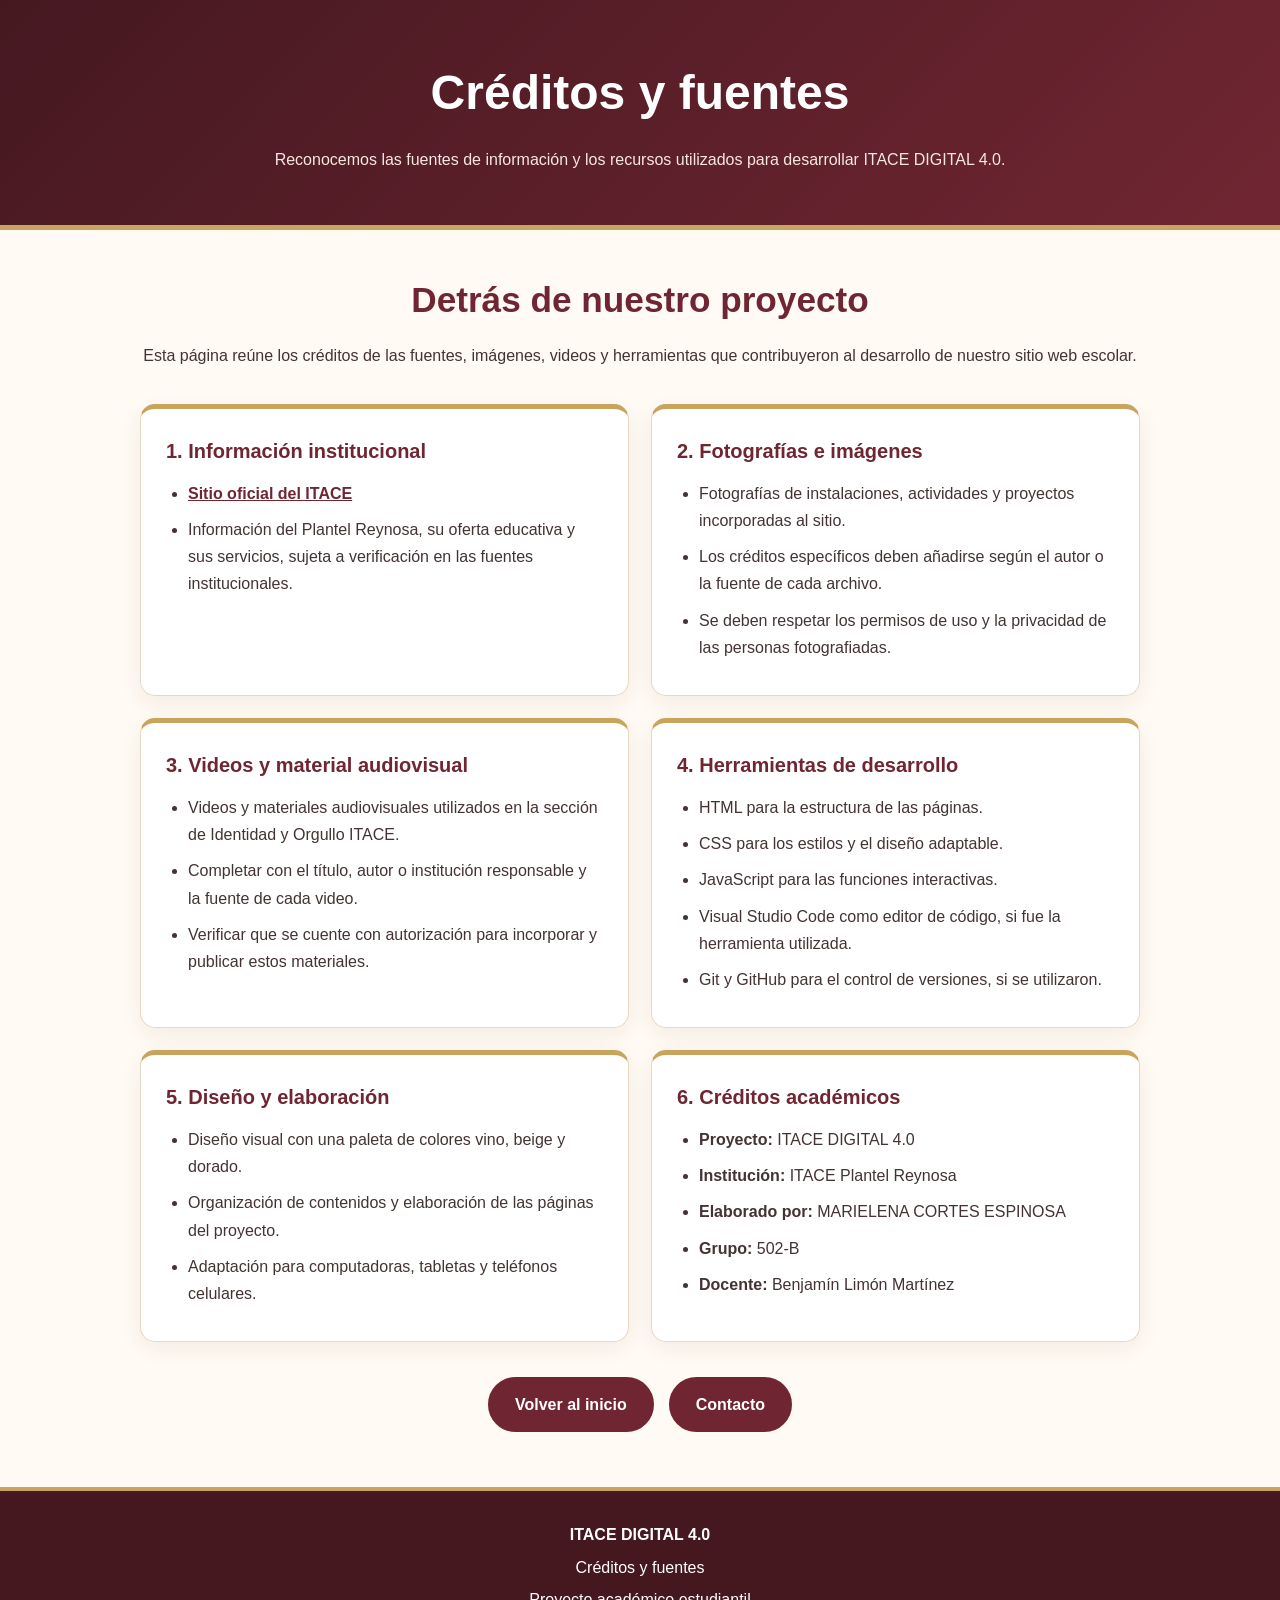
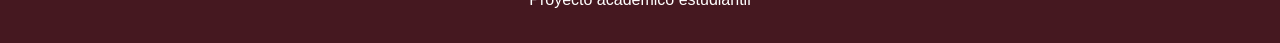
<file: paginas/creditos.html>
<!DOCTYPE html>
<html lang="es">
<head>
    <meta charset="UTF-8">
    <meta name="viewport" content="width=device-width, initial-scale=1.0">
    <meta name="description" content="Créditos, fuentes de información y recursos utilizados en ITACE DIGITAL 4.0.">
    <title>Créditos y fuentes | ITACE DIGITAL 4.0</title>
    <style>
        :root {
            --vino: #702632;
            --vino-oscuro: #451820;
            --beige: #f3e8d8;
            --fondo: #fffaf3;
            --dorado: #c9a45c;
            --texto: #443333;
            --blanco: #ffffff;
        }
        * {
            margin: 0;
            padding: 0;
            box-sizing: border-box;
        }
        html {
            scroll-behavior: smooth;
        }
        body {
            font-family: "Segoe UI", Arial, sans-serif;
            background: var(--fondo);
            color: var(--texto);
            line-height: 1.7;
        }
        /* ENCABEZADO */
        .encabezado {
            background: linear-gradient(
                135deg,
                var(--vino-oscuro),
                var(--vino)
            );
            color: var(--blanco);
            text-align: center;
            padding: 52px 20px;
            border-bottom: 5px solid var(--dorado);
        }
        .encabezado h1 {
            font-size: clamp(2rem, 5vw, 3rem);
            margin-bottom: 12px;
        }
        .encabezado p {
            max-width: 760px;
            margin: auto;
            color: #f6e8df;
        }
        /* CONTENIDO */
        main {
            width: min(1000px, 92%);
            margin: 40px auto;
        }
        .introduccion {
            text-align: center;
            margin-bottom: 35px;
        }
        .introduccion h2 {
            color: var(--vino);
            font-size: clamp(1.6rem, 4vw, 2.2rem);
            margin-bottom: 12px;
        }
        /* TARJETAS */
        .creditos-grid {
            display: grid;
            grid-template-columns: repeat(2, minmax(0, 1fr));
            gap: 22px;
        }
        .tarjeta {
            background: var(--blanco);
            padding: 25px;
            border: 1px solid #e8d8c5;
            border-top: 5px solid var(--dorado);
            border-radius: 15px;
            box-shadow: 0 7px 22px #45182010;
            transition: transform 0.3s ease,
                        box-shadow 0.3s ease;
        }
        .tarjeta:hover {
            transform: translateY(-5px);
            box-shadow: 0 12px 26px #45182020;
        }
        .tarjeta h3 {
            color: var(--vino);
            font-size: 1.25rem;
            margin-bottom: 12px;
        }
        .tarjeta ul {
            padding-left: 22px;
        }
        .tarjeta li {
            margin-bottom: 9px;
        }
        .tarjeta a {
            color: var(--vino);
            font-weight: 600;
            overflow-wrap: anywhere;
        }
        .tarjeta a:hover {
            color: #9a642c;
            text-decoration: underline;
        }

        /* BOTÓN */
        .acciones {
            display: flex;
            justify-content: center;
            flex-wrap: wrap;
            gap: 15px;
            margin-top: 35px;
        }
        .boton {
            display: inline-block;
            padding: 12px 25px;
            background: var(--vino);
            color: var(--blanco);
            border: 2px solid var(--vino);
            border-radius: 30px;
            font-weight: 700;
            text-align: center;
            text-decoration: none;
            transition: background 0.25s ease,
                        color 0.25s ease,
                        transform 0.25s ease;
        }
        .boton:hover {
            background: transparent;
            color: var(--vino);
            transform: translateY(-3px);
        }
        a:focus-visible {
            outline: 3px solid var(--dorado);
            outline-offset: 4px;
        }
        /* PIE DE PÁGINA */
        footer {
            background: var(--vino-oscuro);
            color: var(--blanco);
            text-align: center;
            padding: 25px 15px;
            margin-top: 55px;
            border-top: 4px solid var(--dorado);
        }
        footer p {
            margin: 5px 0;
        }
        /* TABLET */
        @media (max-width: 750px) {
            .creditos-grid {
                grid-template-columns: 1fr;
            }
        }
        /* CELULAR */
        @media (max-width: 550px) {
            .encabezado {
                padding: 40px 16px;
            }
            main {
                margin: 28px auto;
            }
            .tarjeta,
            .aviso {
                padding: 20px;
            }
            .acciones {
                flex-direction: column;
            }
            .boton {
                width: 100%;
            }
        }
        @media (prefers-reduced-motion: reduce) {
            html {
                scroll-behavior: auto;
            }
            *,
            *::before,
            *::after {
                transition-duration: 0.01ms !important;
            }
        }
    </style>
</head>
<body>
    <!-- ENCABEZADO -->
    <header class="encabezado">
        <h1>Créditos y fuentes</h1>
        <p>
            Reconocemos las fuentes de información y los recursos
            utilizados para desarrollar ITACE DIGITAL 4.0.
        </p>
    </header>
    <main>
        <!-- INTRODUCCIÓN -->
        <section class="introduccion">
            <h2>Detrás de nuestro proyecto</h2>
            <p>
                Esta página reúne los créditos de las fuentes,
                imágenes, videos y herramientas que contribuyeron
                al desarrollo de nuestro sitio web escolar.
            </p>
        </section>
        <!-- CRÉDITOS -->
        <section class="creditos-grid">
            <article class="tarjeta">
                <h3>1. Información institucional</h3>
                <ul>
                    <li>
                        <a
                            href="https://www.facebook.com/itaceplantelreynosa/?locale=es_LA"
                            target="_blank"
                            rel="noopener noreferrer"
                        >
                            Sitio oficial del ITACE
                        </a>
                    </li>
                    <li>
                        Información del Plantel Reynosa, su oferta
                        educativa y sus servicios, sujeta a verificación
                        en las fuentes institucionales.
                    </li>
                </ul>
            </article>
            <article class="tarjeta">
                <h3>2. Fotografías e imágenes</h3>
                <ul>
                    <li>
                        Fotografías de instalaciones, actividades
                        y proyectos incorporadas al sitio.
                    </li>
                    <li>
                        Los créditos específicos deben añadirse según
                        el autor o la fuente de cada archivo.
                    </li>
                    <li>
                        Se deben respetar los permisos de uso y la
                        privacidad de las personas fotografiadas.
                    </li>
                </ul>
            </article>
            <article class="tarjeta">
                <h3>3. Videos y material audiovisual</h3>
                <ul>
                    <li>
                        Videos y materiales audiovisuales utilizados
                        en la sección de Identidad y Orgullo ITACE.
                    </li>
                    <li>
                        Completar con el título, autor o institución
                        responsable y la fuente de cada video.
                    </li>
                    <li>
                        Verificar que se cuente con autorización para
                        incorporar y publicar estos materiales.
                    </li>
                </ul>
            </article>
            <article class="tarjeta">
                <h3>4. Herramientas de desarrollo</h3>
                <ul>
                    <li>HTML para la estructura de las páginas.</li>
                    <li>CSS para los estilos y el diseño adaptable.</li>
                    <li>JavaScript para las funciones interactivas.</li>
                    <li>Visual Studio Code como editor de código, si fue la herramienta utilizada.</li>
                    <li>Git y GitHub para el control de versiones, si se utilizaron.</li>
                </ul>
            </article>
            <article class="tarjeta">
                <h3>5. Diseño y elaboración</h3>
                <ul>
                    <li>
                        Diseño visual con una paleta de colores vino,
                        beige y dorado.
                    </li>
                    <li>
                        Organización de contenidos y elaboración
                        de las páginas del proyecto.
                    </li>
                    <li>
                        Adaptación para computadoras, tabletas
                        y teléfonos celulares.
                    </li>
                </ul>
            </article>
            <article class="tarjeta">
                <h3>6. Créditos académicos</h3>
                <ul>
                    <li><strong>Proyecto:</strong> ITACE DIGITAL 4.0</li>
                    <li><strong>Institución:</strong> ITACE Plantel Reynosa</li>
                    <li><strong>Elaborado por:</strong> MARIELENA CORTES ESPINOSA</li>
                    <li><strong>Grupo:</strong> 502-B</li>
                    <li><strong>Docente:</strong> Benjamín Limón Martínez</li>
                </ul>
            </article>
        </section> 
        <!-- NAVEGACIÓN -->
        <nav class="acciones" aria-label="Navegación">
            <a href="../index.html" class="boton">
                Volver al inicio
            </a>
            <a href="contacto.html" class="boton">
                Contacto
            </a>
        </nav>
    </main>
    <!-- PIE DE PÁGINA -->
    <footer>
        <p><strong>ITACE DIGITAL 4.0</strong></p>
        <p>Créditos y fuentes</p>
        <p>Proyecto académico estudiantil</p>
    </footer>
</body>
</html>
</file>
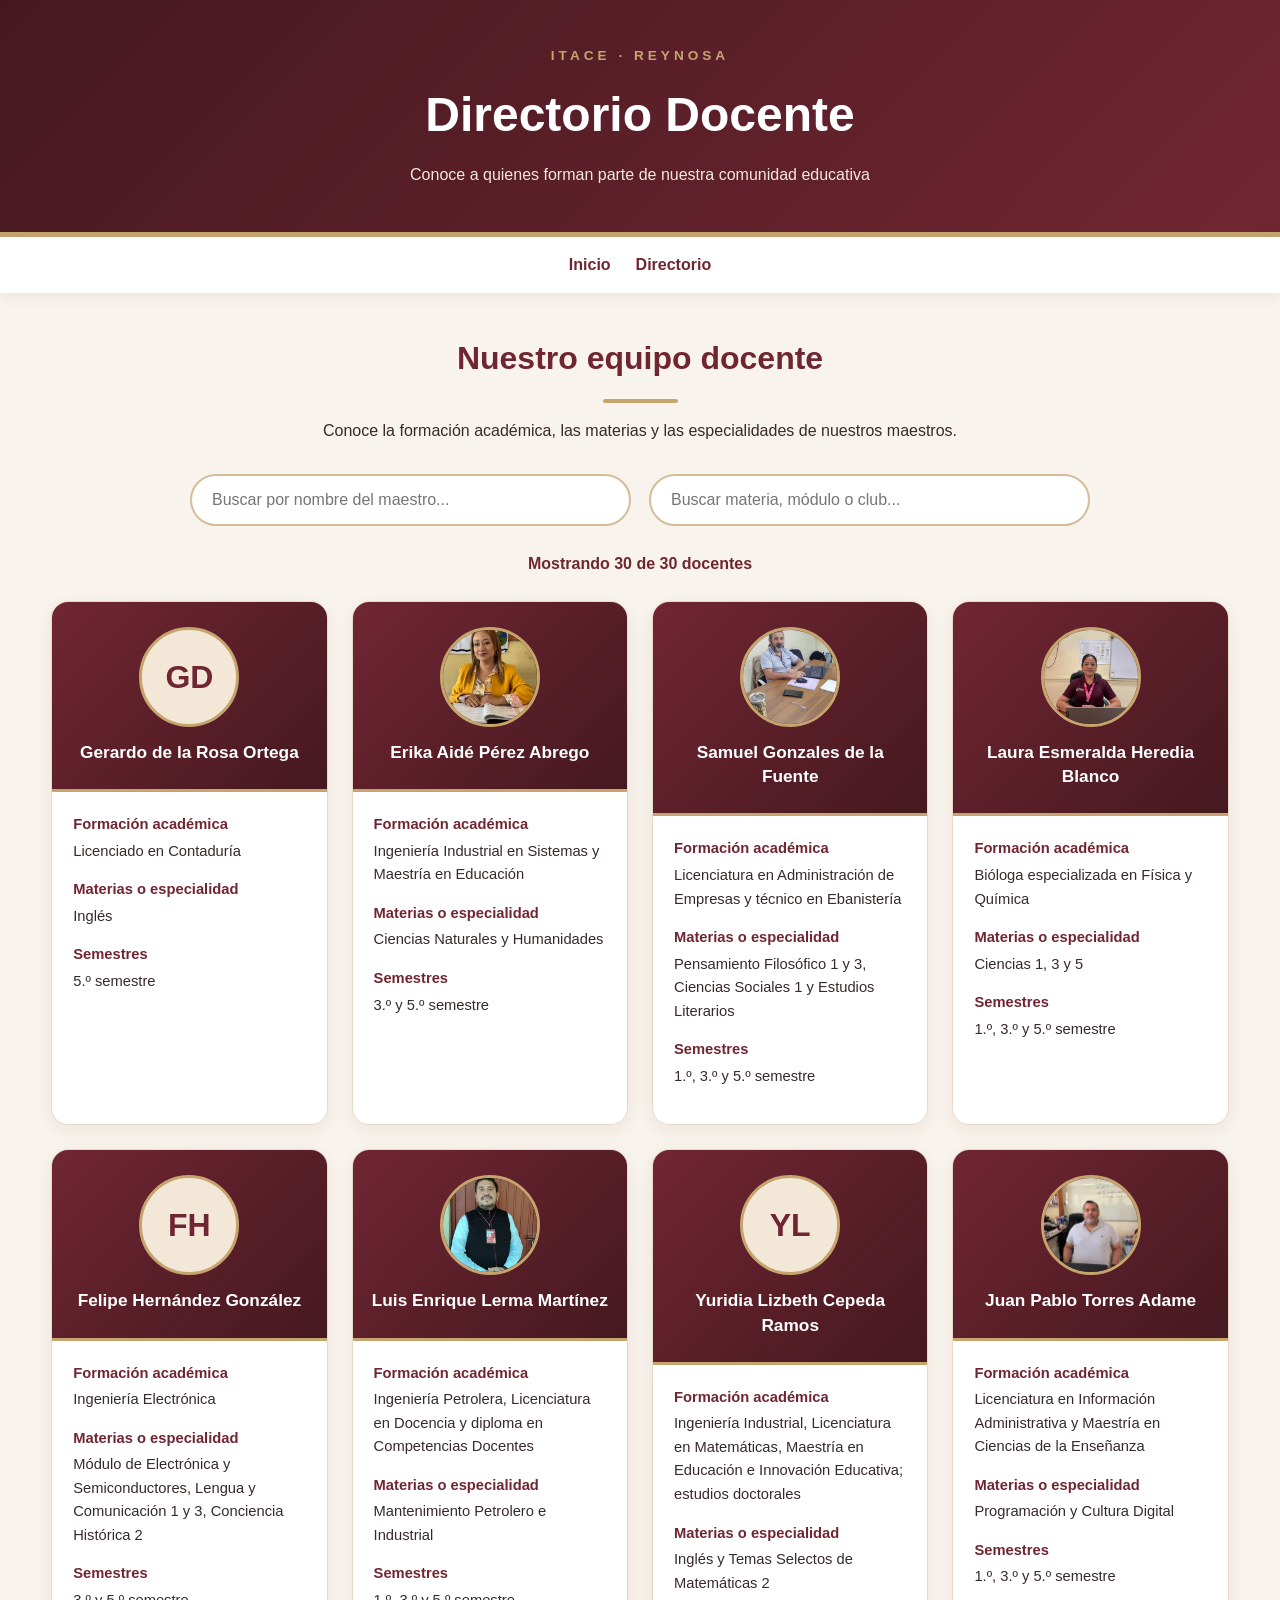
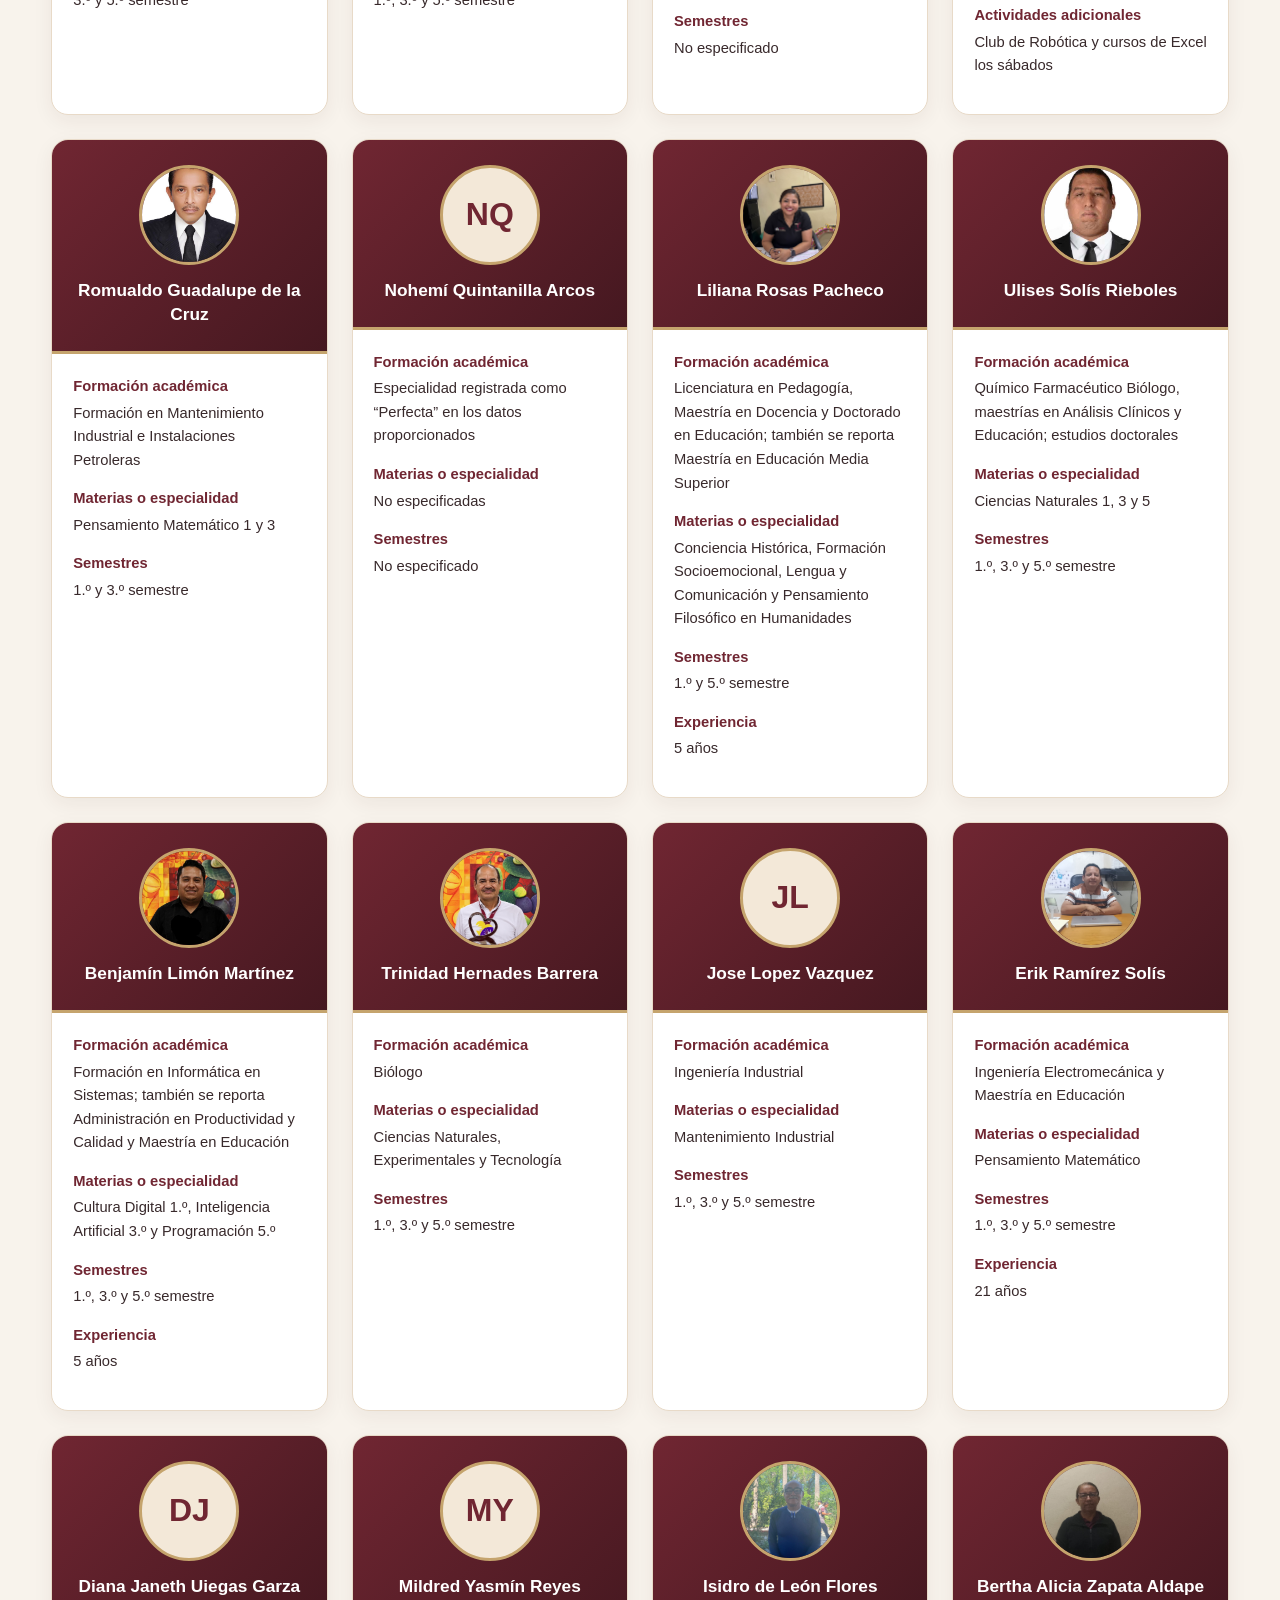
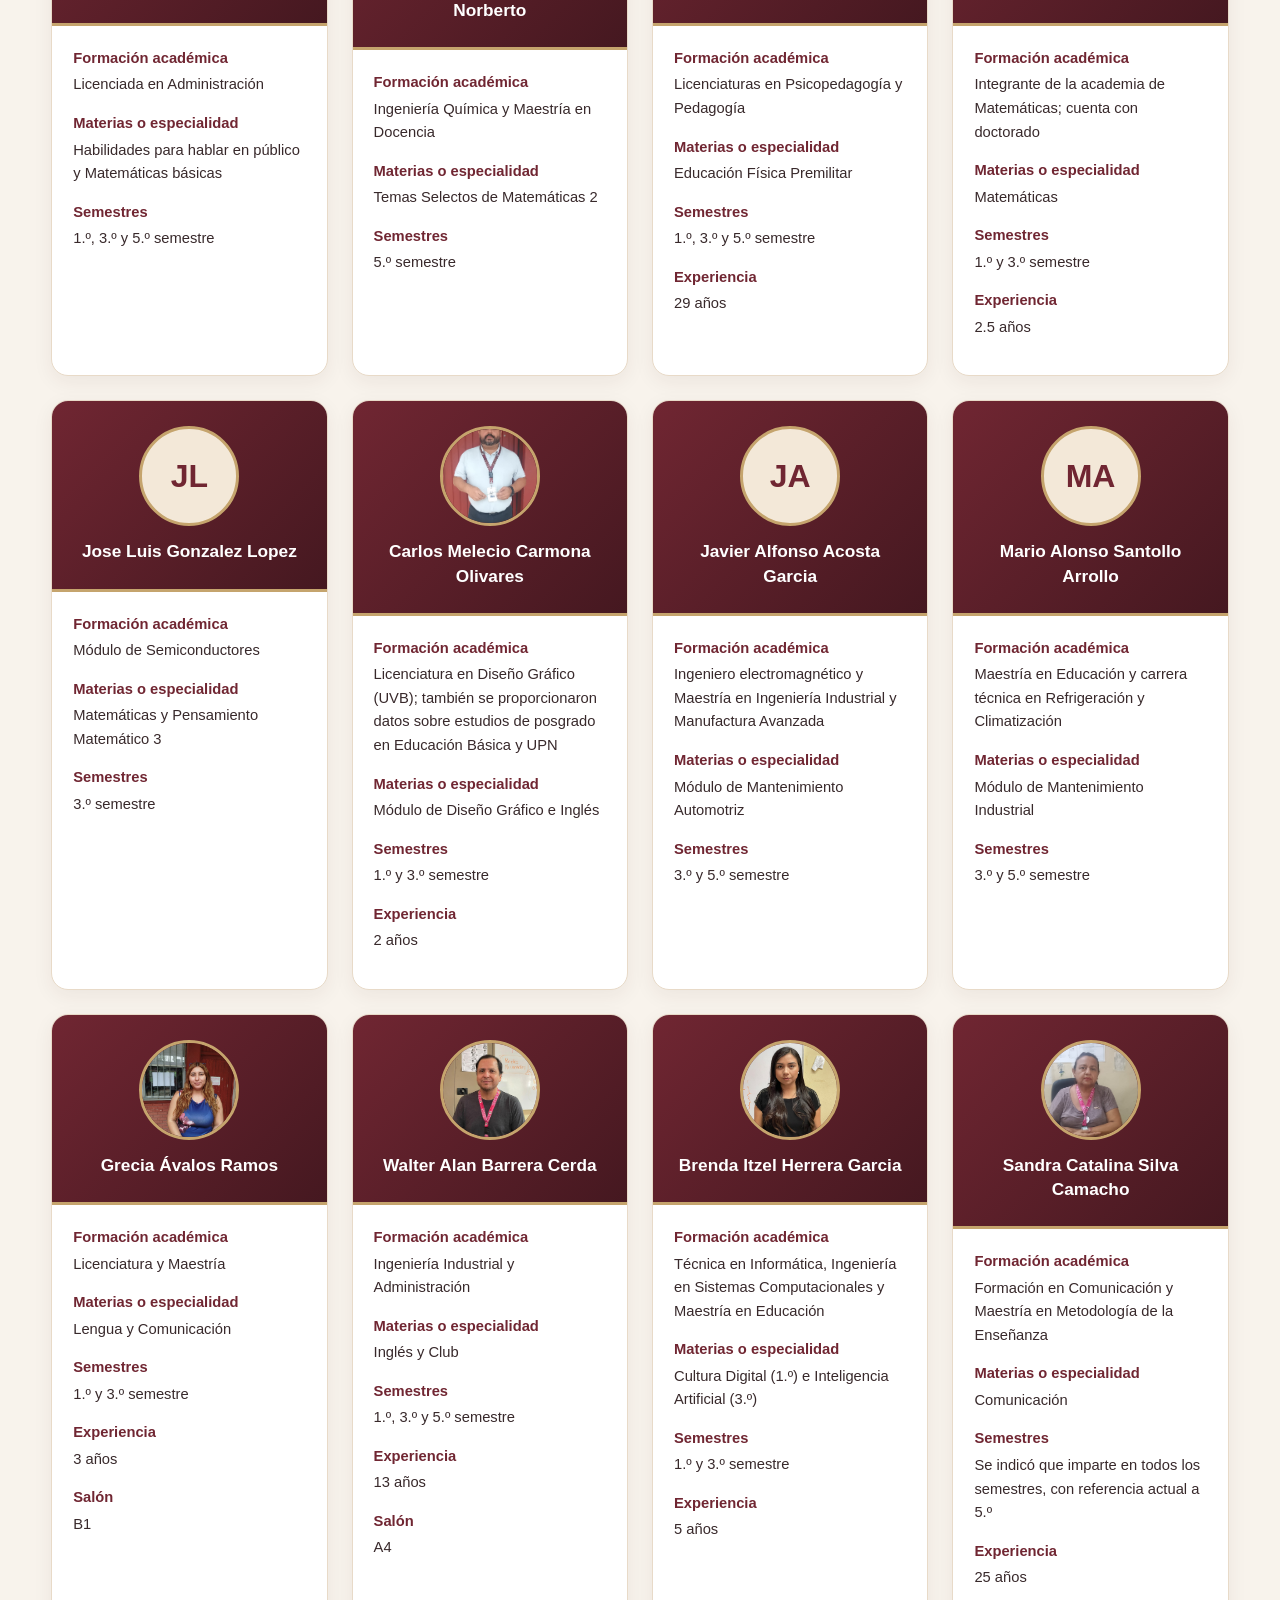
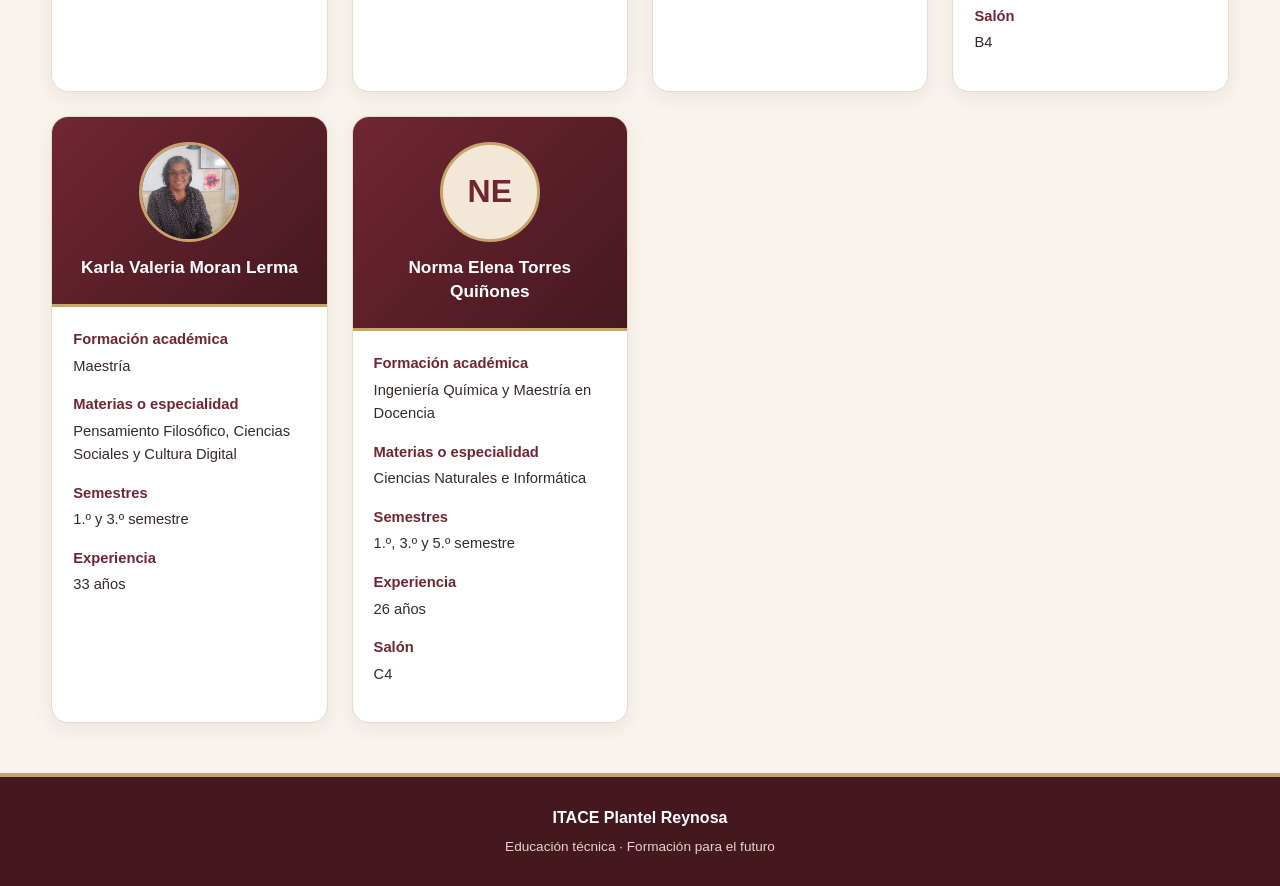
<file: paginas/docentes.html>
<!DOCTYPE html>
<html lang="es">
<head>
<meta charset="UTF-8">
<meta name="viewport" content="width=device-width, initial-scale=1.0">
<meta name="description" content="Directorio docente del ITACE Plantel Reynosa">
<title>Directorio Docente | ITACE Reynosa</title>

<style>
:root {
    --vino: #702632;
    --oscuro: #451820;
    --beige: #f3e8d8;
    --dorado: #c5a46d;
    --blanco: #fff;
    --texto: #38292b;
}

* {
    margin: 0;
    padding: 0;
    box-sizing: border-box;
}

html {
    scroll-behavior: smooth;
    scroll-padding-top: 20px;
}

body {
    font-family: "Segoe UI", Arial, sans-serif;
    background: #f8f3ec;
    color: var(--texto);
    line-height: 1.6;
}

header {
    background: linear-gradient(135deg, var(--oscuro), var(--vino));
    color: white;
    text-align: center;
    padding: 45px 20px;
    border-bottom: 5px solid var(--dorado);
}

.logo {
    color: var(--dorado);
    font-size: .85rem;
    letter-spacing: 4px;
    font-weight: bold;
    margin-bottom: 10px;
}

header h1 {
    font-size: clamp(1.8rem, 5vw, 3rem);
    margin-bottom: 8px;
}

header p {
    color: #f5e8df;
}

nav {
    background: white;
    padding: 15px;
    display: flex;
    justify-content: center;
    flex-wrap: wrap;
    gap: 12px 25px;
    box-shadow: 0 4px 15px #00000010;
}

nav a {
    color: var(--vino);
    text-decoration: none;
    font-weight: 700;
    transition: color .3s;
}

nav a:hover {
    color: #ad8545;
}

.contenedor {
    width: min(1200px, 92%);
    margin: 40px auto;
}

.introduccion {
    text-align: center;
    margin-bottom: 30px;
}

.introduccion h2 {
    color: var(--vino);
    font-size: 2rem;
    margin-bottom: 10px;
}

.linea {
    width: 75px;
    height: 4px;
    background: var(--dorado);
    margin: 15px auto;
    border-radius: 5px;
}

/* DOS BUSCADORES */
.buscadores {
    display: grid;
    grid-template-columns: 1fr 1fr;
    gap: 18px;
    max-width: 900px;
    margin: 30px auto 20px;
}

.buscador {
    display: block;
    width: 100%;
    padding: 15px 20px;
    border: 2px solid #d5bd98;
    border-radius: 30px;
    background: white;
    font-size: 1rem;
    outline: none;
    transition: border-color .3s, box-shadow .3s;
}

.buscador:focus {
    border-color: var(--vino);
    box-shadow: 0 0 0 3px #70263218;
}

.contador {
    text-align: center;
    color: var(--vino);
    margin: 25px 0;
    font-weight: bold;
}

/* CUADRÍCULA DE DOCENTES */
.directorio {
    display: grid;
    grid-template-columns: repeat(auto-fit, minmax(265px, 1fr));
    gap: 24px;
}

/* TARJETAS */
.docente {
    background: white;
    border: 1px solid #e8dac8;
    border-radius: 17px;
    overflow: hidden;
    box-shadow: 0 6px 20px #45182010;
    transition: transform .25s, box-shadow .25s;
}

.docente:hover {
    transform: translateY(-5px);
    box-shadow: 0 12px 25px #45182020;
}

.cabecera-docente {
    background: linear-gradient(135deg, var(--vino), var(--oscuro));
    color: white;
    padding: 25px 18px;
    text-align: center;
    border-bottom: 3px solid var(--dorado);
}

.foto {
    width: 100px;
    height: 100px;
    border-radius: 50%;
    border: 3px solid var(--dorado);
    margin: 0 auto 13px;
    display: flex;
    align-items: center;
    justify-content: center;
    background: var(--beige);
    color: var(--vino);
    font-size: 2rem;
    font-weight: bold;
    object-fit: cover;
}

img.foto {
    display: block;
}

.cabecera-docente h3 {
    font-size: 1.08rem;
    line-height: 1.4;
}

.contenido-docente {
    padding: 21px;
}

.dato {
    margin-bottom: 15px;
    font-size: .92rem;
    overflow-wrap: anywhere;
}

.dato strong {
    display: block;
    color: var(--vino);
    margin-bottom: 3px;
}

/* SIN RESULTADOS */
.sin-resultados {
    display: none;
    text-align: center;
    color: var(--vino);
    padding: 35px 15px;
    font-weight: bold;
}

footer {
    background: var(--oscuro);
    color: white;
    text-align: center;
    padding: 28px 15px;
    border-top: 4px solid var(--dorado);
    margin-top: 50px;
}

footer p + p {
    color: #e7d4c5;
    font-size: .85rem;
    margin-top: 5px;
}

/* DISEÑO PARA CELULARES */
@media (max-width: 600px) {
    header {
        padding: 35px 15px;
    }

    .contenedor {
        width: 94%;
        margin: 28px auto;
    }

    .buscadores {
        grid-template-columns: 1fr;
    }

    .directorio {
        grid-template-columns: 1fr;
    }

    .introduccion h2 {
        font-size: 1.65rem;
    }
}
</style>
</head>

<body>

<header>
    <div class="logo">ITACE · REYNOSA</div>
    <h1>Directorio Docente</h1>
    <p>Conoce a quienes forman parte de nuestra comunidad educativa</p>
</header>

<nav>
    <a href="../index.html">Inicio</a>
    <a href="#directorio">Directorio</a>
</nav>

<main class="contenedor">

    <section class="introduccion">
        <h2>Nuestro equipo docente</h2>
        <div class="linea"></div>
        <p>Conoce la formación académica, las materias y las especialidades de nuestros maestros.</p>
    </section>

    <!-- BUSCADORES -->
    <div class="buscadores">

        <input
            type="search"
            id="buscarMaestro"
            class="buscador"
            placeholder="Buscar por nombre del maestro..."
            aria-label="Buscar por nombre del maestro"
        >

        <input
            type="search"
            id="buscarMateria"
            class="buscador"
            placeholder="Buscar materia, módulo o club..."
            aria-label="Buscar por materia, módulo o club"
        >

    </div>

    <p class="contador" id="contador" aria-live="polite"></p>

    <!-- TODOS LOS DOCENTES EN UNA SOLA CUADRÍCULA -->
    <section id="directorio" class="directorio"
        aria-label="Directorio de maestros">
    </section>

    <p id="sinResultados" class="sin-resultados">
        No se encontraron maestros con esos criterios de búsqueda.
    </p>

</main>

<footer>
    <p><strong>ITACE Plantel Reynosa</strong></p>
    <p>Educación técnica · Formación para el futuro</p>
</footer>

<script>

// ========================================
// INFORMACIÓN DE LOS DOCENTES
// ========================================

const docentes = [

{
nombre:"Gerardo de la Rosa Ortega",
formacion:"Licenciado en Contaduría",
materias:"Inglés",
semestres:"5.º semestre"
},

{
nombre:"Erika Aidé Pérez Abrego",
formacion:"Ingeniería Industrial en Sistemas y Maestría en Educación",
materias:"Ciencias Naturales y Humanidades",
semestres:"3.º y 5.º semestre",
foto:"../imagenes/Mtra.Erika.jpeg"
},

{
nombre:"Samuel Gonzales de la Fuente",
formacion:"Licenciatura en Administración de Empresas y técnico en Ebanistería",
materias:"Pensamiento Filosófico 1 y 3, Ciencias Sociales 1 y Estudios Literarios",
semestres:"1.º, 3.º y 5.º semestre",
foto:"../imagenes/Mtro.Samuel.jpeg"
},

{
nombre:"Laura Esmeralda Heredia Blanco",
formacion:"Bióloga especializada en Física y Química",
materias:"Ciencias 1, 3 y 5",
semestres:"1.º, 3.º y 5.º semestre",
foto:"../imagenes/Mtra.Laura.jpeg"
},

{
nombre:"Felipe Hernández González",
formacion:"Ingeniería Electrónica",
materias:"Módulo de Electrónica y Semiconductores, Lengua y Comunicación 1 y 3, Conciencia Histórica 2",
semestres:"3.º y 5.º semestre"
},

{
nombre:"Luis Enrique Lerma Martínez",
formacion:"Ingeniería Petrolera, Licenciatura en Docencia y diploma en Competencias Docentes",
materias:"Mantenimiento Petrolero e Industrial",
semestres:"1.º, 3.º y 5.º semestre",
foto:"../imagenes/Mtro.Luis Enrique.jpeg"
},

{
nombre:"Yuridia Lizbeth Cepeda Ramos",
formacion:"Ingeniería Industrial, Licenciatura en Matemáticas, Maestría en Educación e Innovación Educativa; estudios doctorales",
materias:"Inglés y Temas Selectos de Matemáticas 2",
semestres:"No especificado"
},

{
nombre:"Juan Pablo Torres Adame",
formacion:"Licenciatura en Información Administrativa y Maestría en Ciencias de la Enseñanza",
materias:"Programación y Cultura Digital",
semestres:"1.º, 3.º y 5.º semestre",
extra:"Club de Robótica y cursos de Excel los sábados",
foto:"../imagenes/Mtro.Juan Pablo.jpeg"
},

{
nombre:"Romualdo Guadalupe de la Cruz",
formacion:"Formación en Mantenimiento Industrial e Instalaciones Petroleras",
materias:"Pensamiento Matemático 1 y 3",
semestres:"1.º y 3.º semestre",
foto:"../imagenes/Mtro.Romualdo.jpeg"
},

{
nombre:"Nohemí Quintanilla Arcos",
formacion:"Especialidad registrada como “Perfecta” en los datos proporcionados",
materias:"No especificadas",
semestres:"No especificado"
},

{
nombre:"Liliana Rosas Pacheco",
formacion:"Licenciatura en Pedagogía, Maestría en Docencia y Doctorado en Educación; también se reporta Maestría en Educación Media Superior",
materias:"Conciencia Histórica, Formación Socioemocional, Lengua y Comunicación y Pensamiento Filosófico en Humanidades",
semestres:"1.º y 5.º semestre",
experiencia:"5 años",
foto:"../imagenes/Mtra.Liliana.jpeg"
},

{
nombre:"Ulises Solís Rieboles",
formacion:"Químico Farmacéutico Biólogo, maestrías en Análisis Clínicos y Educación; estudios doctorales",
materias:"Ciencias Naturales 1, 3 y 5",
semestres:"1.º, 3.º y 5.º semestre",
foto:"../imagenes/Mtro.Ulises.jpeg"
},

{
nombre:"Benjamín Limón Martínez",
formacion:"Formación en Informática en Sistemas; también se reporta Administración en Productividad y Calidad y Maestría en Educación",
materias:"Cultura Digital 1.º, Inteligencia Artificial 3.º y Programación 5.º",
semestres:"1.º, 3.º y 5.º semestre",
experiencia:"5 años",
foto:"../imagenes/Mtro.Limon.jpeg"
},

{
nombre:"Trinidad Hernades Barrera",
formacion:"Biólogo",
materias:"Ciencias Naturales, Experimentales y Tecnología",
semestres:"1.º, 3.º y 5.º semestre",
foto:"../imagenes/Mtro.Trinidad.jpeg"
},

{
nombre:"Jose Lopez Vazquez",
formacion:"Ingeniería Industrial",
materias:"Mantenimiento Industrial",
semestres:"1.º, 3.º y 5.º semestre"
},

{
nombre:"Erik Ramírez Solís",
formacion:"Ingeniería Electromecánica y Maestría en Educación",
materias:"Pensamiento Matemático",
semestres:"1.º, 3.º y 5.º semestre",
experiencia:"21 años",
foto:"../imagenes/Mtro.Erik.jpeg"
},

{
nombre:"Diana Janeth Uiegas Garza",
formacion:"Licenciada en Administración",
materias:"Habilidades para hablar en público y Matemáticas básicas",
semestres:"1.º, 3.º y 5.º semestre"
},

{
nombre:"Mildred Yasmín Reyes Norberto",
formacion:"Ingeniería Química y Maestría en Docencia",
materias:"Temas Selectos de Matemáticas 2",
semestres:"5.º semestre"
},

{
nombre:"Isidro de León Flores",
formacion:"Licenciaturas en Psicopedagogía y Pedagogía",
materias:"Educación Física Premilitar",
semestres:"1.º, 3.º y 5.º semestre",
experiencia:"29 años",
foto:"../imagenes/Mtro.Isidro.jpeg"
},

{
nombre:"Bertha Alicia Zapata Aldape",
formacion:"Integrante de la academia de Matemáticas; cuenta con doctorado",
materias:"Matemáticas",
semestres:"1.º y 3.º semestre",
experiencia:"2.5 años",
foto:"../imagenes/Mtra.Berta.jpeg"
},

{
nombre:"Jose Luis Gonzalez Lopez",
formacion:"Módulo de Semiconductores",
materias:"Matemáticas y Pensamiento Matemático 3",
semestres:"3.º semestre"
},

{
nombre:"Carlos Melecio Carmona Olivares",
formacion:"Licenciatura en Diseño Gráfico (UVB); también se proporcionaron datos sobre estudios de posgrado en Educación Básica y UPN",
materias:"Módulo de Diseño Gráfico e Inglés",
semestres:"1.º y 3.º semestre",
experiencia:"2 años",
foto:"../imagenes/Mtro.Carmona.jpeg"
},

{
nombre:"Javier Alfonso Acosta Garcia",
formacion:"Ingeniero electromagnético y Maestría en Ingeniería Industrial y Manufactura Avanzada",
materias:"Módulo de Mantenimiento Automotriz",
semestres:"3.º y 5.º semestre"
},

{
nombre:"Mario Alonso Santollo Arrollo",
formacion:"Maestría en Educación y carrera técnica en Refrigeración y Climatización",
materias:"Módulo de Mantenimiento Industrial",
semestres:"3.º y 5.º semestre"
},

{
nombre:"Grecia Ávalos Ramos",
formacion:"Licenciatura y Maestría",
materias:"Lengua y Comunicación",
semestres:"1.º y 3.º semestre",
salon:"B1",
experiencia:"3 años",
foto:"../imagenes/Mtra.Grecia.jpeg"
},

{
nombre:"Walter Alan Barrera Cerda",
formacion:"Ingeniería Industrial y Administración",
materias:"Inglés y Club",
semestres:"1.º, 3.º y 5.º semestre",
salon:"A4",
experiencia:"13 años",
foto:"../imagenes/Mtro.Walter.jpeg"
},

{
nombre:"Brenda Itzel Herrera Garcia",
formacion:"Técnica en Informática, Ingeniería en Sistemas Computacionales y Maestría en Educación",
materias:"Cultura Digital (1.º) e Inteligencia Artificial (3.º)",
semestres:"1.º y 3.º semestre",
experiencia:"5 años",
foto:"../imagenes/Mtra.Brenda.jpeg"
},

{
nombre:"Sandra Catalina Silva Camacho",
formacion:"Formación en Comunicación y Maestría en Metodología de la Enseñanza",
materias:"Comunicación",
semestres:"Se indicó que imparte en todos los semestres, con referencia actual a 5.º",
salon:"B4",
experiencia:"25 años",
foto:"../imagenes/Mtra.Sandra.jpeg"
},

{
nombre:"Karla Valeria Moran Lerma",
formacion:"Maestría",
materias:"Pensamiento Filosófico, Ciencias Sociales y Cultura Digital",
semestres:"1.º y 3.º semestre",
experiencia:"33 años",
foto:"../imagenes/Mtra.Karla.jpeg"
},

{
nombre:"Norma Elena Torres Quiñones",
formacion:"Ingeniería Química y Maestría en Docencia",
materias:"Ciencias Naturales e Informática",
semestres:"1.º, 3.º y 5.º semestre",
salon:"C4",
experiencia:"26 años"
}

];

// ========================================
// ELEMENTOS DEL DIRECTORIO
// ========================================

const directorio = document.getElementById("directorio");
const buscarMaestro = document.getElementById("buscarMaestro");
const buscarMateria = document.getElementById("buscarMateria");
const contador = document.getElementById("contador");
const sinResultados = document.getElementById("sinResultados");

// ========================================
// NORMALIZAR TEXTO PARA BUSCAR
// ========================================

function normalizar(texto) {
    return String(texto || "")
        .toLocaleLowerCase("es")
        .normalize("NFD")
        .replace(/[\u0300-\u036f]/g, "")
        .trim();
}

// ========================================
// CREAR TARJETAS
// ========================================

function crearTarjeta(docente) {

    const iniciales = docente.nombre
        .split(" ")
        .filter(Boolean)
        .slice(0, 2)
        .map(palabra => palabra[0])
        .join("")
        .toUpperCase();

    const foto = docente.foto
        ? `<img class="foto"
             src="${docente.foto}"
             alt="Fotografía de ${docente.nombre}"
             onerror="this.outerHTML='<div class=&quot;foto&quot;>${iniciales}</div>'">`
        : `<div class="foto">${iniciales}</div>`;

    return `
    <article class="docente">

        <div class="cabecera-docente">
            ${foto}
            <h3>${docente.nombre}</h3>
        </div>

        <div class="contenido-docente">

            <p class="dato">
                <strong>Formación académica</strong>
                ${docente.formacion || "No especificada"}
            </p>

            <p class="dato">
                <strong>Materias o especialidad</strong>
                ${docente.materias || "No especificadas"}
            </p>

            <p class="dato">
                <strong>Semestres</strong>
                ${docente.semestres || "No especificados"}
            </p>

            ${docente.experiencia ? `
            <p class="dato">
                <strong>Experiencia</strong>
                ${docente.experiencia}
            </p>` : ""}

            ${docente.salon ? `
            <p class="dato">
                <strong>Salón</strong>
                ${docente.salon}
            </p>` : ""}

            ${docente.extra ? `
            <p class="dato">
                <strong>Actividades adicionales</strong>
                ${docente.extra}
            </p>` : ""}

        </div>
    </article>`;
}

// ========================================
// MOSTRAR Y FILTRAR DOCENTES
// ========================================

function mostrarDocentes() {

    const nombreBuscado = normalizar(buscarMaestro.value);
    const materiaBuscada = normalizar(buscarMateria.value);

    const resultados = docentes.filter(docente => {

        const coincideNombre = normalizar(docente.nombre)
            .includes(nombreBuscado);

        const informacion = normalizar(
            docente.materias + " " +
            docente.formacion + " " +
            (docente.extra || "")
        );

        const coincideMateria = informacion.includes(materiaBuscada);

        return coincideNombre && coincideMateria;
    });

    // Todos los docentes aparecen juntos
    directorio.innerHTML = resultados
        .map(crearTarjeta)
        .join("");

    contador.textContent =
        `Mostrando ${resultados.length} de ${docentes.length} docentes`;

    sinResultados.style.display =
        resultados.length === 0 ? "block" : "none";
}

// ========================================
// ACTIVAR LOS DOS BUSCADORES
// ========================================

buscarMaestro.addEventListener("input", mostrarDocentes);
buscarMateria.addEventListener("input", mostrarDocentes);

// Mostrar todos los maestros al entrar
mostrarDocentes();

</script>

</body>
</html>
</file>
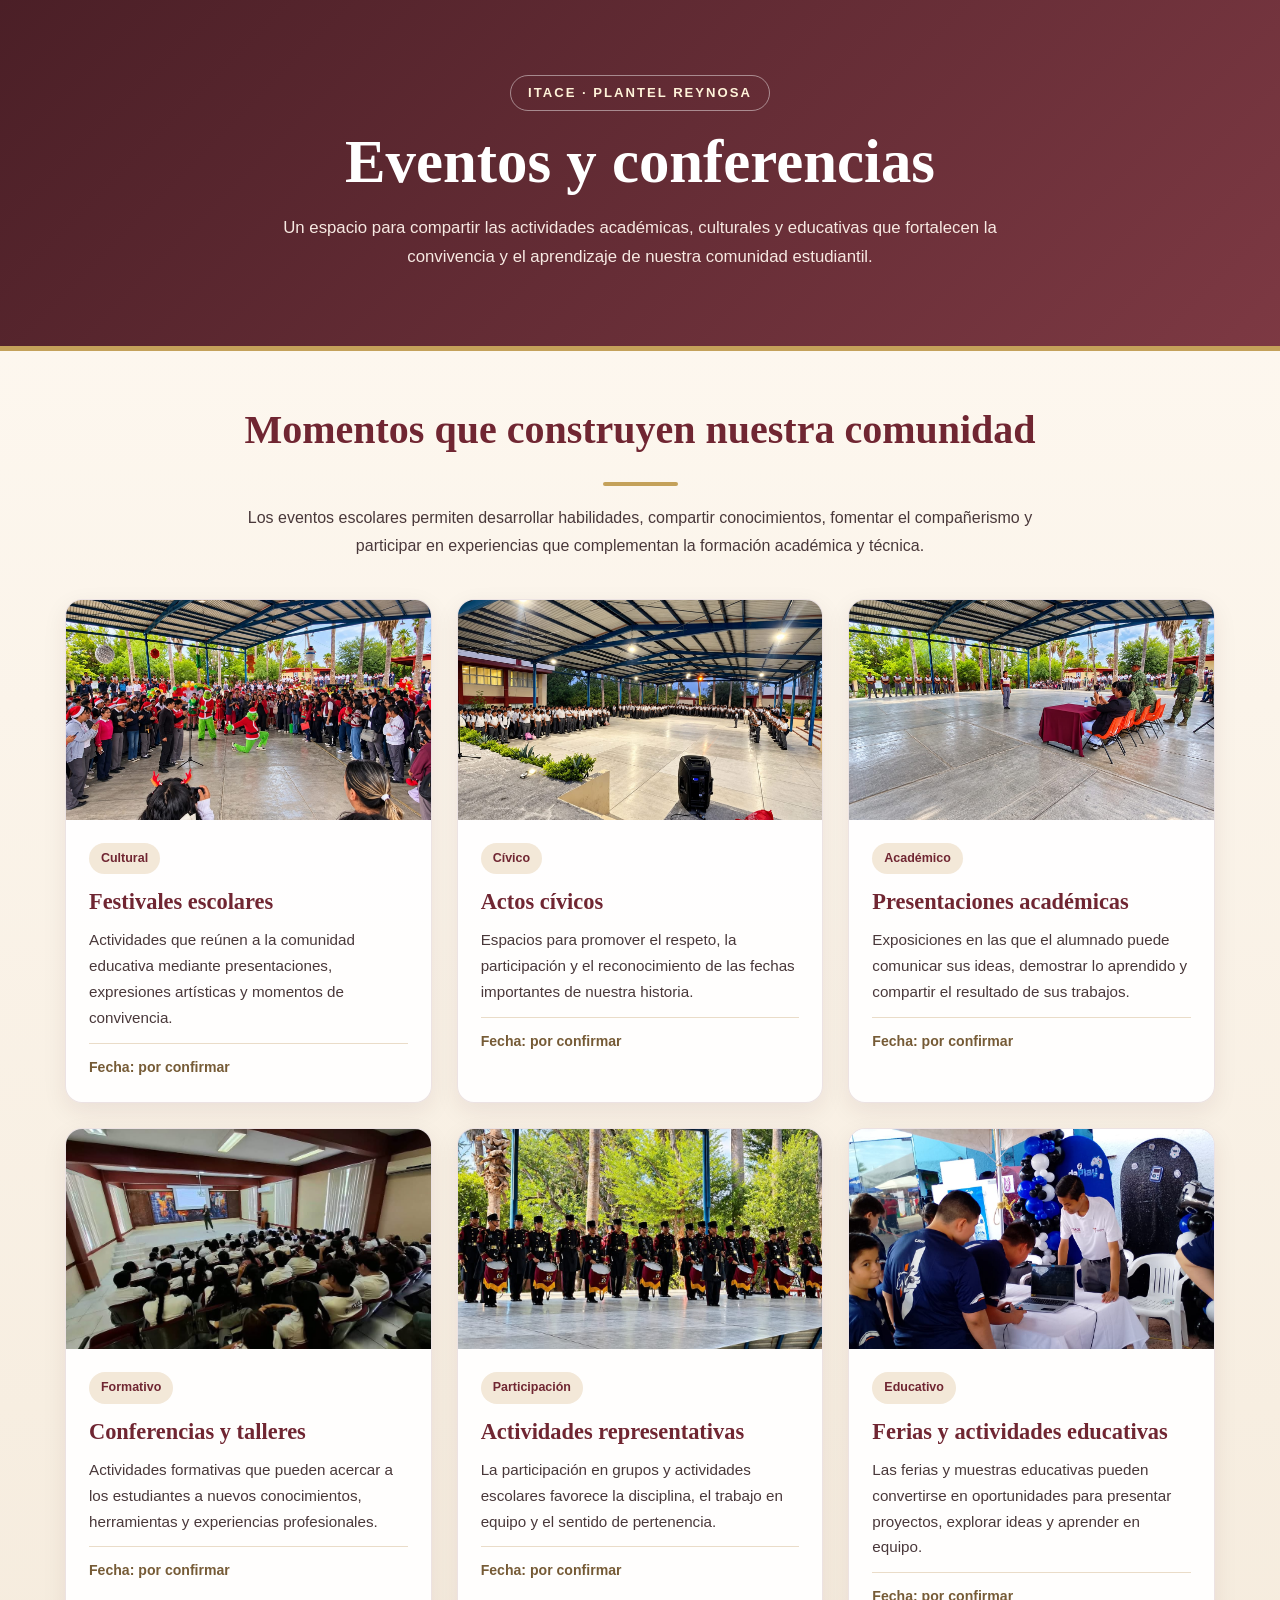
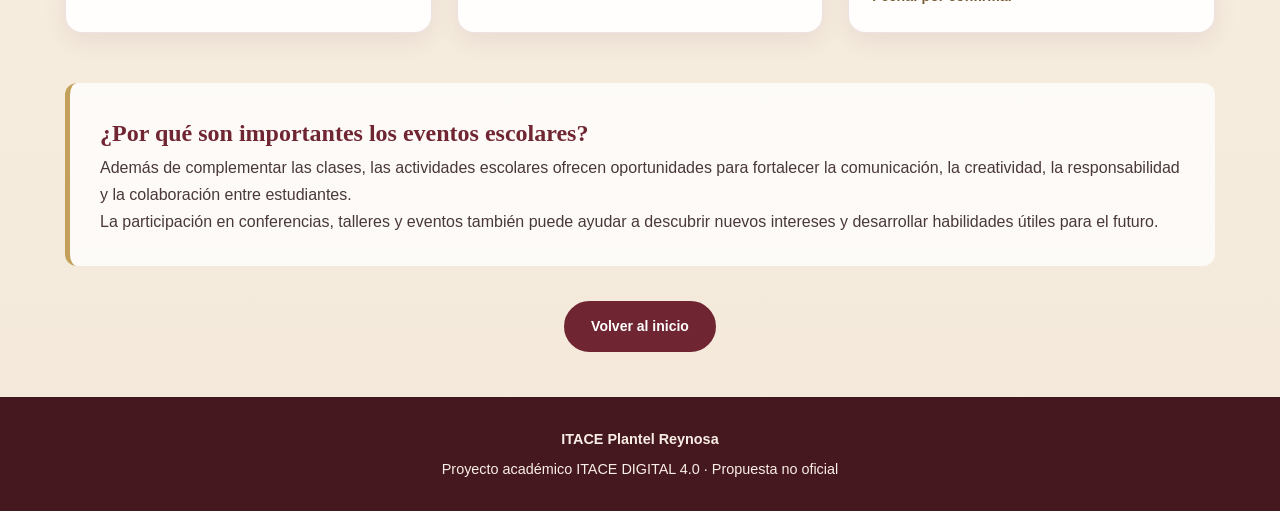
<file: paginas/eventos.html>
<!DOCTYPE html>
<html lang="es">
<head>
    <meta charset="UTF-8">
    <meta name="viewport" content="width=device-width, initial-scale=1.0">
    <meta name="description" content="Eventos, actividades y conferencias del ITACE Plantel Reynosa.">
    <title>Eventos y conferencias | ITACE</title>
    <link rel="stylesheet" href="../css/style.css">
    <style>
        :root {
            --vino: #702632;
            --vino-oscuro: #451820;
            --beige: #f3e8d8;
            --crema: #fffaf3;
            --dorado: #c4a15a;
            --texto: #49383a;
        }
        * {
            box-sizing: border-box;
        }
        html {
            scroll-behavior: smooth;
            scroll-padding-top: 25px;
        }
        body {
            margin: 0;
            color: var(--texto);
            background: linear-gradient(180deg, var(--crema), var(--beige));
            font-family: "Segoe UI", Arial, sans-serif;
            line-height: 1.7;
        }
        a:focus-visible {
            outline: 3px solid var(--dorado);
            outline-offset: 4px;
        }
        .portada {
            padding: 75px 20px;
            color: white;
            text-align: center;
            background:
                linear-gradient(135deg, rgba(69,24,32,.97), rgba(112,38,50,.91));
            border-bottom: 5px solid var(--dorado);
        }
        .etiqueta {
            display: inline-block;
            padding: 6px 17px;
            margin-bottom: 15px;
            border: 1px solid rgba(255,255,255,.45);
            border-radius: 30px;
            color: #fff3d9;
            font-size: .82rem;
            letter-spacing: 2px;
            text-transform: uppercase;
        }
        .portada h1 {
            max-width: 900px;
            margin: 0 auto 15px;
            font-family: Georgia, "Times New Roman", serif;
            font-size: clamp(2.2rem, 5vw, 3.8rem);
            line-height: 1.2;
        }
        .portada p {
            max-width: 750px;
            margin: 0 auto;
            color: #f7e9e2;
            font-size: 1.05rem;
        }
        .contenido {
            width: min(1150px, 92%);
            margin: 45px auto;
        }
        .introduccion {
            max-width: 850px;
            margin: 0 auto 40px;
            text-align: center;
        }
        .introduccion h2,
        .titulo-seccion {
            color: var(--vino);
            font-family: Georgia, "Times New Roman", serif;
        }
        .introduccion h2 {
            margin-bottom: 12px;
            font-size: clamp(1.8rem, 4vw, 2.5rem);
        }
        .linea-dorada {
            width: 75px;
            height: 4px;
            margin: 18px auto;
            background: var(--dorado);
            border-radius: 10px;
        }
        .introduccion p {
            margin: 0;
        }
        .eventos-grid {
            display: grid;
            grid-template-columns: repeat(3, minmax(0, 1fr));
            gap: 25px;
        }
        .evento {
            overflow: hidden;
            background: rgba(255,255,255,.92);
            border: 1px solid rgba(112,38,50,.13);
            border-radius: 17px;
            box-shadow: 0 8px 24px rgba(69,24,32,.08);
            transition: transform .25s ease, box-shadow .25s ease;
        }
        .evento:hover {
            transform: translateY(-6px);
            box-shadow: 0 14px 30px rgba(69,24,32,.15);
        }
        .evento img {
            display: block;
            width: 100%;
            height: 220px;
            object-fit: cover;
        }
        .evento-contenido {
            padding: 23px;
        }
        .categoria {
            display: inline-block;
            padding: 5px 12px;
            color: var(--vino);
            background: var(--beige);
            border-radius: 20px;
            font-size: .78rem;
            font-weight: 700;
        }
        .evento h3 {
            margin: 13px 0 10px;
            color: var(--vino);
            font-family: Georgia, "Times New Roman", serif;
            font-size: 1.4rem;
            line-height: 1.35;
        }
        .evento p {
            margin: 0 0 12px;
            font-size: .95rem;
        }
        .fecha {
            display: block;
            padding-top: 12px;
            color: #765b36;
            border-top: 1px solid #eadcc8;
            font-size: .88rem;
            font-weight: 600;
        }
        .seccion-info {
            margin-top: 50px;
            padding: 30px;
            background: rgba(255,255,255,.78);
            border-left: 5px solid var(--dorado);
            border-radius: 12px;
        }
        .seccion-info h2 {
            margin-top: 0;
            color: var(--vino);
            font-family: Georgia, "Times New Roman", serif;
        }
        .seccion-info p:last-child {
            margin-bottom: 0;
        }
        .centrado {
            margin: 35px 0;
            text-align: center;
        }
        .boton {
            display: inline-block;
            padding: 12px 25px;
            color: white;
            background: var(--vino);
            border: 2px solid var(--vino);
            border-radius: 30px;
            font-weight: 600;
            text-decoration: none;
            transition: background .2s ease, color .2s ease;
        }
        .boton:hover {
            color: var(--vino);
            background: transparent;
        }
        footer {
            padding: 25px 15px;
            color: #f9eee5;
            background: var(--vino-oscuro);
            text-align: center;
            font-size: .9rem;
        }
        footer p {
            margin: 5px;
        }
        @media (max-width: 900px) {
            .eventos-grid {
                grid-template-columns: repeat(2, minmax(0, 1fr));
            }
        }
        @media (max-width: 600px) {
            .portada {
                padding: 52px 18px;
            }
            .contenido {
                margin: 30px auto;
            }
            .eventos-grid {
                grid-template-columns: 1fr;
            }
            .evento img {
                height: 230px;
            }
            .seccion-info {
                padding: 22px;
            }
        }
        @media (prefers-reduced-motion: reduce) {
            html {
                scroll-behavior: auto;
            }
            *,
            *::before,
            *::after {
                transition: none !important;
            }
        }
    </style>
</head>
<body>
    <header class="portada">
        <span class="etiqueta">ITACE · Plantel Reynosa</span>
        <h1>Eventos y conferencias</h1>
        <p>
            Un espacio para compartir las actividades académicas,
            culturales y educativas que fortalecen la convivencia
            y el aprendizaje de nuestra comunidad estudiantil.
        </p>
    </header>
    <main class="contenido">
        <section class="introduccion">
            <h2>Momentos que construyen nuestra comunidad</h2>
            <div class="linea-dorada"></div>
            <p>
                Los eventos escolares permiten desarrollar habilidades,
                compartir conocimientos, fomentar el compañerismo y
                participar en experiencias que complementan la formación
                académica y técnica.
            </p>
        </section>
        <section class="eventos-grid" aria-label="Tipos de eventos escolares">
            <article class="evento">
                <img
                    src="../imagenes/festival.jpeg"
                    alt="Actividad o festival realizado en el plantel"
                    loading="lazy"
                >
                <div class="evento-contenido">
                    <span class="categoria">Cultural</span>
                    <h3>Festivales escolares</h3>
                    <p>
                        Actividades que reúnen a la comunidad educativa
                        mediante presentaciones, expresiones artísticas
                        y momentos de convivencia.
                    </p>
                    <span class="fecha">Fecha: por confirmar</span>
                </div>
            </article>
            <article class="evento">
                <img
                    src="../imagenes/honores.jpeg"
                    alt="Actividad cívica escolar"
                    loading="lazy"
                >
                <div class="evento-contenido">
                    <span class="categoria">Cívico</span>
                    <h3>Actos cívicos</h3>
                    <p>
                        Espacios para promover el respeto, la participación
                        y el reconocimiento de las fechas importantes
                        de nuestra historia.
                    </p>
                    <span class="fecha">Fecha: por confirmar</span>
                </div>
            </article>
            <article class="evento">
                <img
                    src="../imagenes/presentaciones.jpeg"
                    alt="Estudiantes participando en una presentación"
                    loading="lazy"
                >
                <div class="evento-contenido">
                    <span class="categoria">Académico</span>
                    <h3>Presentaciones académicas</h3>
                    <p>
                        Exposiciones en las que el alumnado puede
                        comunicar sus ideas, demostrar lo aprendido
                        y compartir el resultado de sus trabajos.
                    </p>
                    <span class="fecha">Fecha: por confirmar</span>
                </div>
            </article>
            <article class="evento">
                <img
                    src="../imagenes/conferencias.jpeg"
                    alt="Espacio de aprendizaje práctico"
                    loading="lazy"
                >
                <div class="evento-contenido">
                    <span class="categoria">Formativo</span>
                    <h3>Conferencias y talleres</h3>
                    <p>
                        Actividades formativas que pueden acercar
                        a los estudiantes a nuevos conocimientos,
                        herramientas y experiencias profesionales.
                    </p>
                    <span class="fecha">Fecha: por confirmar</span>
                </div>
            </article>
            <article class="evento">
                <img
                    src="../imagenes/banda de guerra.jpeg"
                    alt="Banda de guerra escolar"
                    loading="lazy"
                >
                <div class="evento-contenido">
                    <span class="categoria">Participación</span>
                    <h3>Actividades representativas</h3>
                    <p>
                        La participación en grupos y actividades
                        escolares favorece la disciplina, el trabajo
                        en equipo y el sentido de pertenencia.
                    </p>
                    <span class="fecha">Fecha: por confirmar</span>
                </div>
            </article>
            <article class="evento">
                <img
                    src="../imagenes/feri infantil2.jpeg"
                    alt="Actividad educativa o feria escolar"
                    loading="lazy"
                >
                <div class="evento-contenido">
                    <span class="categoria">Educativo</span>
                    <h3>Ferias y actividades educativas</h3>
                    <p>
                        Las ferias y muestras educativas pueden
                        convertirse en oportunidades para presentar
                        proyectos, explorar ideas y aprender en equipo.
                    </p>
                    <span class="fecha">Fecha: por confirmar</span>
                </div>
            </article>
        </section>
        <section class="seccion-info">
            <h2>¿Por qué son importantes los eventos escolares?</h2>
            <p>
                Además de complementar las clases, las actividades
                escolares ofrecen oportunidades para fortalecer
                la comunicación, la creatividad, la responsabilidad
                y la colaboración entre estudiantes.
            </p>
            <p>
                La participación en conferencias, talleres y eventos
                también puede ayudar a descubrir nuevos intereses
                y desarrollar habilidades útiles para el futuro.
            </p>
        </section>
        <div class="centrado">
            <a href="../index.html" class="boton">
                Volver al inicio
            </a>
        </div>
    </main>
    <footer>
        <p><strong>ITACE Plantel Reynosa</strong></p>
        <p>Proyecto académico ITACE DIGITAL 4.0 · Propuesta no oficial</p>
    </footer>
</body>
</html>
</file>
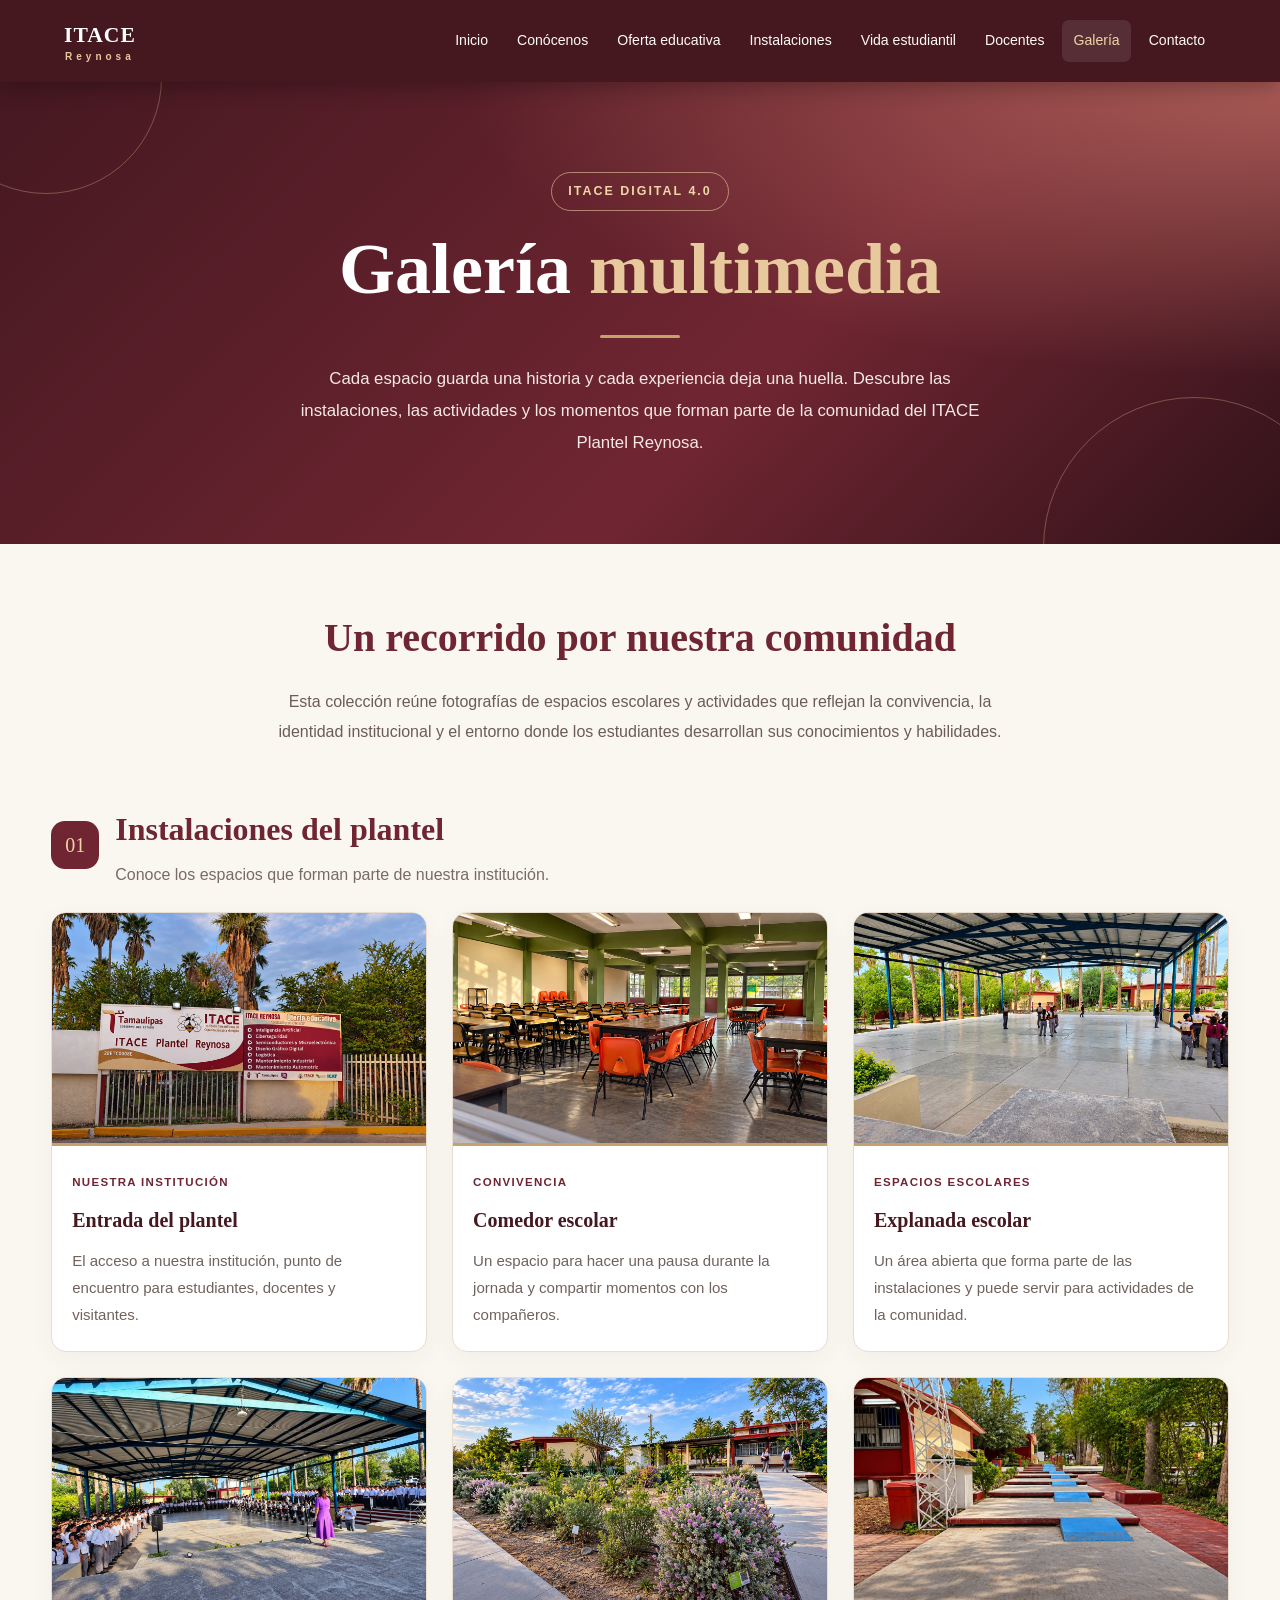
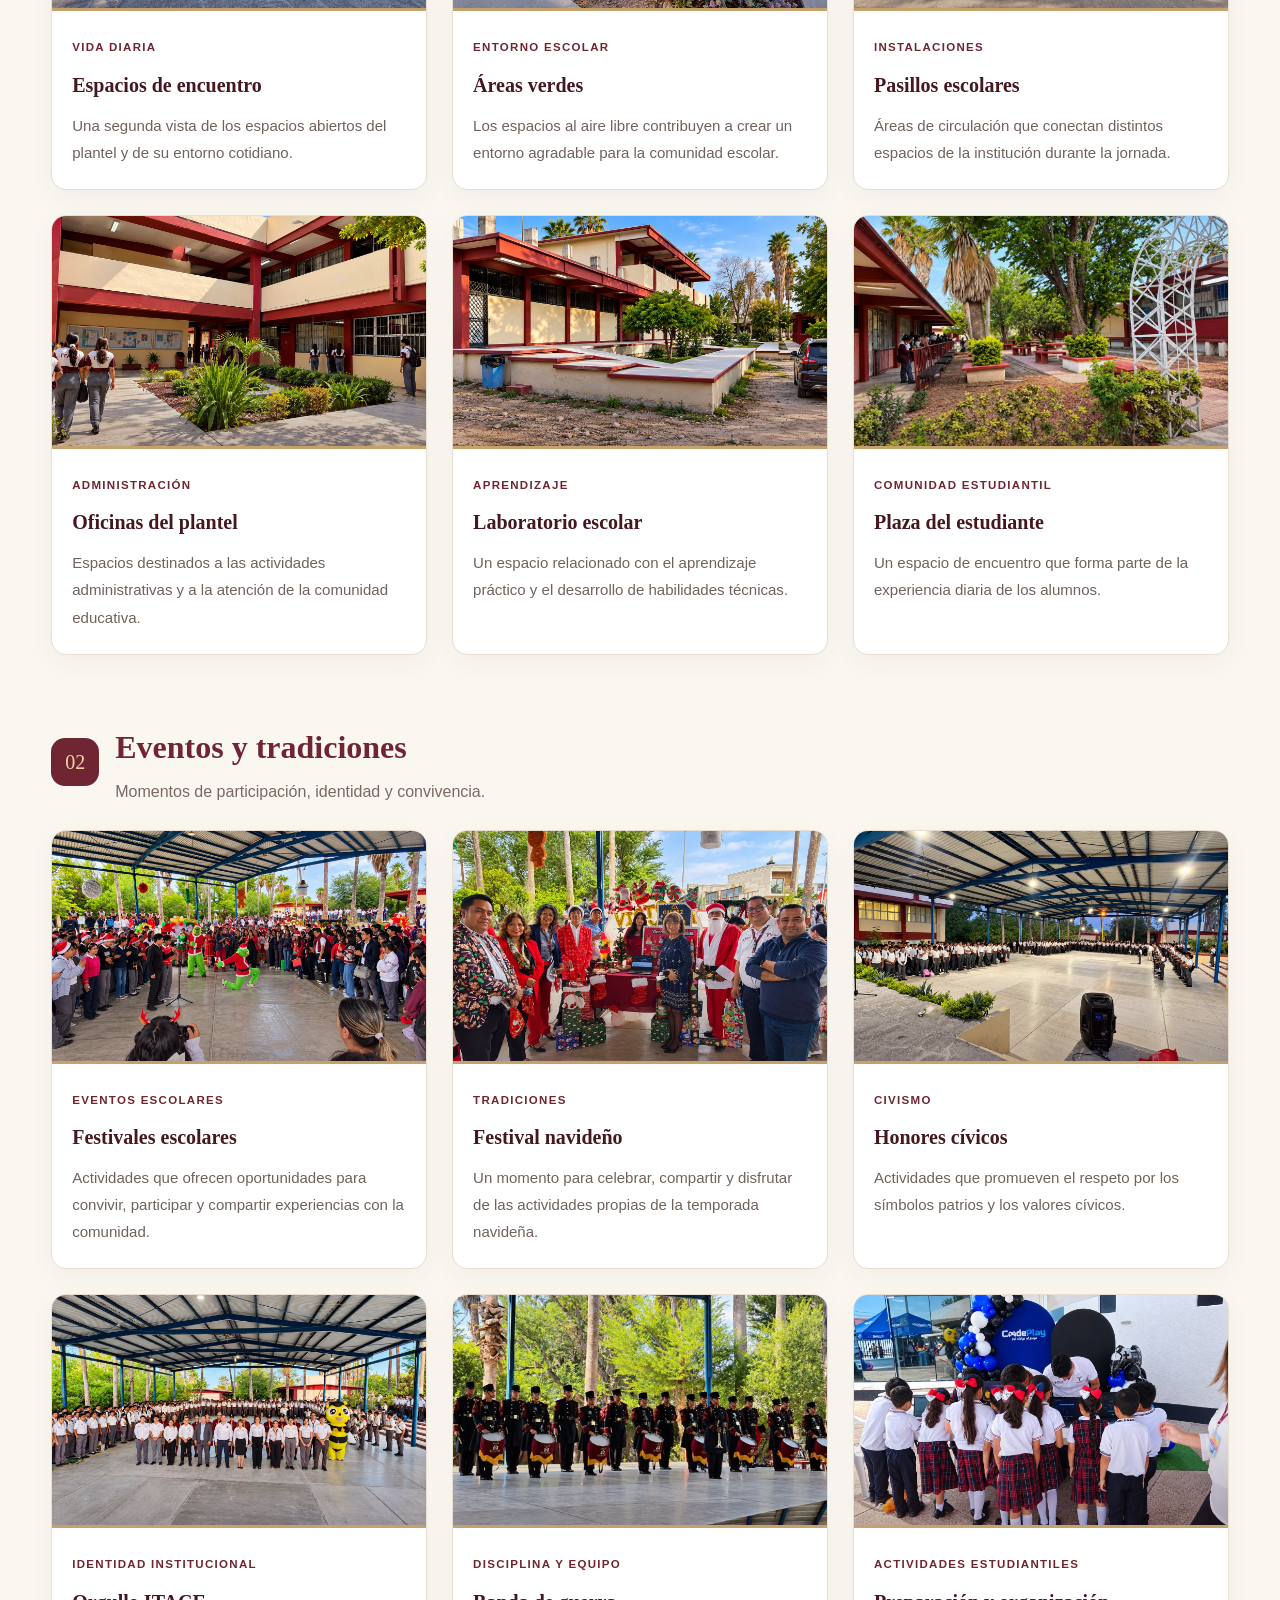
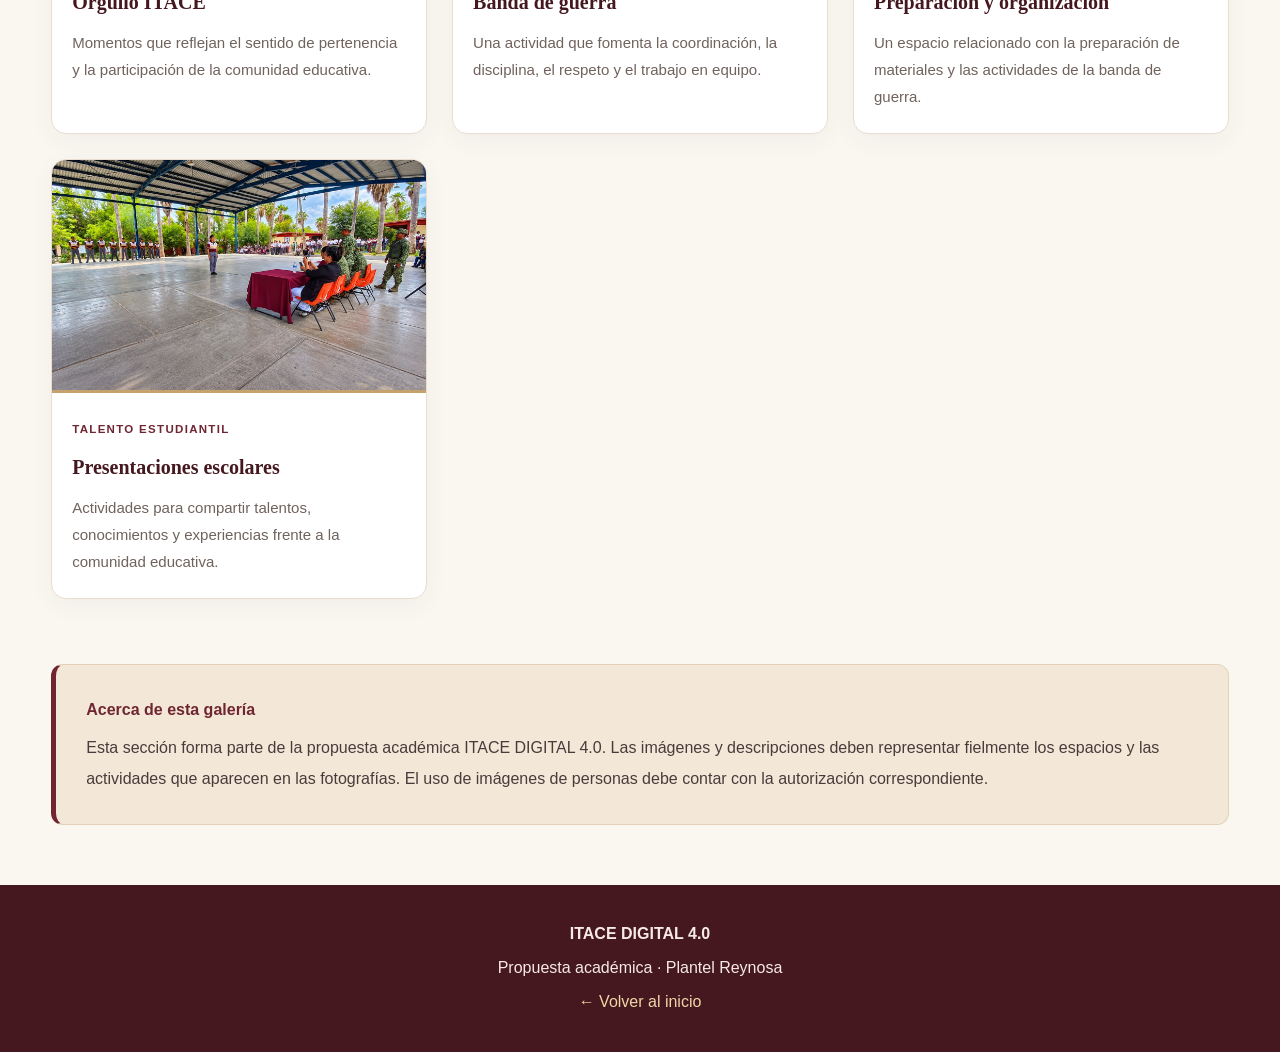
<file: paginas/galeria.html>
<!DOCTYPE html>
<html lang="es">
<head>
    <meta charset="UTF-8">
    <meta name="viewport" content="width=device-width, initial-scale=1.0">
    <meta name="description" content="Galería multimedia del ITACE Plantel Reynosa: instalaciones, eventos y vida estudiantil.">
    <meta name="theme-color" content="#451820">
    <title>Galería Multimedia | ITACE Reynosa</title>

    <link rel="stylesheet" href="../css/style.css">
    <script src="../js/script.js" defer></script>

    <style>
        :root {
            --vino: #702632;
            --vino-oscuro: #451820;
            --beige: #f3e8d8;
            --crema: #fffaf3;
            --texto: #493b3b;
            --dorado: #c5a16b;
        }

        * {
            box-sizing: border-box;
        }

        html {
            scroll-behavior: smooth;
            scroll-padding-top: 100px;
        }

        body {
            margin: 0;
            color: var(--texto);
            background: #faf7f1;
            font-family: "Segoe UI", Arial, sans-serif;
        }

        a {
            color: inherit;
        }

        /* MENÚ */
        .site-header {
            position: sticky;
            top: 0;
            z-index: 1000;
        }

        .menu {
            background: var(--vino-oscuro);
            color: white;
            padding: 14px 5%;
            display: flex;
            align-items: center;
            justify-content: space-between;
            gap: 20px;
            box-shadow: 0 4px 18px #00000020;
        }

        .logo {
            color: white;
            text-decoration: none;
            font-size: 1.35rem;
            font-weight: 800;
            white-space: nowrap;
        }

        .logo span {
            color: #e7c99d;
        }

        #enlaces {
            display: flex;
            align-items: center;
            justify-content: flex-end;
            flex-wrap: wrap;
            gap: 7px;
        }

        #enlaces a {
            text-decoration: none;
            color: #fffaf3;
            font-size: .88rem;
            padding: 9px 11px;
            border-radius: 7px;
            transition: background .25s, color .25s;
        }

        #enlaces a:hover,
        #enlaces a[aria-current="page"] {
            background: #ffffff18;
            color: #f0d5a6;
        }

        #menuToggle {
            display: none;
            background: transparent;
            color: white;
            border: 1px solid #ffffff60;
            border-radius: 8px;
            padding: 8px 12px;
            font-size: 1.3rem;
            cursor: pointer;
        }

        /* PORTADA */
        .portada-galeria {
            position: relative;
            overflow: hidden;
            text-align: center;
            padding: 90px 22px 85px;
            color: white;
            background:
                radial-gradient(ellipse at top right, #a85a55 0%, transparent 45%),
                linear-gradient(135deg, #451820, #702632 60%, #321219);
        }

        .portada-galeria::before,
        .portada-galeria::after {
            content: "";
            position: absolute;
            width: 230px;
            height: 230px;
            border: 1px solid #e7c99d55;
            border-radius: 50%;
            pointer-events: none;
        }

        .portada-galeria::before {
            top: -120px;
            left: -70px;
        }

        .portada-galeria::after {
            bottom: -155px;
            right: -65px;
            width: 300px;
            height: 300px;
        }

        .portada-contenido {
            position: relative;
            z-index: 1;
            max-width: 850px;
            margin: auto;
        }

        .etiqueta {
            display: inline-block;
            padding: 8px 16px;
            border: 1px solid #e7c99d99;
            border-radius: 30px;
            color: #f0d5a6;
            font-size: .78rem;
            font-weight: 700;
            letter-spacing: 2px;
            text-transform: uppercase;
            margin-bottom: 18px;
        }

        .portada-galeria h1 {
            margin: 0 0 18px;
            font-family: Georgia, "Times New Roman", serif;
            font-size: clamp(2.5rem, 6vw, 4.5rem);
            font-weight: 600;
            line-height: 1.12;
        }

        .portada-galeria h1 span {
            color: #e7c99d;
        }

        .portada-galeria p {
            max-width: 690px;
            margin: auto;
            color: #f6e9e5;
            font-size: 1.05rem;
            line-height: 1.9;
        }

        .linea-dorada {
            width: 80px;
            height: 3px;
            background: var(--dorado);
            margin: 25px auto;
            border-radius: 5px;
        }

        /* CONTENIDO */
        .galeria-pagina {
            width: min(1200px, 92%);
            margin: auto;
            padding: 60px 0;
        }

        .introduccion {
            max-width: 760px;
            text-align: center;
            margin: 0 auto 55px;
        }

        .introduccion h2 {
            color: var(--vino);
            font-family: Georgia, "Times New Roman", serif;
            font-size: clamp(1.8rem, 4vw, 2.5rem);
            margin: 0 0 15px;
        }

        .introduccion p {
            line-height: 1.9;
            color: #6c5b57;
            margin: 0;
        }

        .galeria-seccion {
            margin-bottom: 65px;
        }

        .seccion-titulo {
            display: flex;
            align-items: center;
            gap: 16px;
            margin-bottom: 25px;
        }

        .numero-seccion {
            display: grid;
            place-items: center;
            flex-shrink: 0;
            width: 48px;
            height: 48px;
            border-radius: 14px;
            background: var(--vino);
            color: #f0d5a6;
            font-family: Georgia, serif;
            font-size: 1.25rem;
        }

        .seccion-titulo h2 {
            color: var(--vino);
            font-family: Georgia, "Times New Roman", serif;
            font-size: clamp(1.4rem, 3vw, 2rem);
            margin: 0 0 5px;
        }

        .seccion-titulo p {
            margin: 0;
            color: #796a64;
            line-height: 1.6;
        }

        .galeria-grid {
            display: grid;
            grid-template-columns: repeat(3, minmax(0, 1fr));
            gap: 25px;
        }

        /* TARJETAS */
        .galeria-tarjeta {
            min-width: 0;
            overflow: hidden;
            background: white;
            border: 1px solid #e9ddcf;
            border-radius: 15px;
            box-shadow: 0 7px 24px #4518200c;
            transition: transform .3s ease, box-shadow .3s ease;
        }

        .galeria-tarjeta:hover {
            transform: translateY(-7px);
            box-shadow: 0 16px 34px #45182020;
        }

        .foto-contenedor {
            position: relative;
            overflow: hidden;
            height: 230px;
            background: #e8ddd0;
        }

        .foto-contenedor img {
            display: block;
            width: 100%;
            height: 100%;
            object-fit: cover;
            transition: transform .5s ease;
        }

        .galeria-tarjeta:hover .foto-contenedor img {
            transform: scale(1.06);
        }

        .foto-contenedor::after {
            content: "";
            position: absolute;
            inset: 55% 0 0;
            background: linear-gradient(transparent, #24101545);
            pointer-events: none;
        }

        .galeria-texto {
            position: relative;
            padding: 21px 20px 23px;
            border-top: 3px solid var(--dorado);
        }

        .categoria {
            display: inline-block;
            margin-bottom: 10px;
            color: var(--vino);
            font-size: .72rem;
            font-weight: 800;
            letter-spacing: 1.3px;
            text-transform: uppercase;
        }

        .galeria-texto h3 {
            margin: 0 0 10px;
            color: var(--vino-oscuro);
            font-family: Georgia, "Times New Roman", serif;
            font-size: 1.25rem;
        }

        .galeria-texto p {
            margin: 0;
            color: #70625c;
            font-size: .94rem;
            line-height: 1.8;
        }

        /* NOTA FINAL */
        .galeria-nota {
            position: relative;
            overflow: hidden;
            padding: 30px;
            background: var(--beige);
            border: 1px solid #e4d1b9;
            border-left: 5px solid var(--vino);
            border-radius: 12px;
            line-height: 1.9;
        }

        .galeria-nota strong {
            color: var(--vino);
        }

        .galeria-nota p {
            margin: 8px 0 0;
        }

        /* PIE DE PÁGINA */
        .pie-galeria {
            background: var(--vino-oscuro);
            color: #f7eae4;
            text-align: center;
            padding: 30px 20px;
            line-height: 1.8;
        }

        .pie-galeria p {
            margin: 5px 0;
        }

        .pie-galeria a {
            color: #f0d5a6;
            text-decoration: none;
        }

        .pie-galeria a:hover {
            text-decoration: underline;
        }

        /* TABLET */
        @media (max-width: 950px) {
            .menu {
                flex-wrap: wrap;
            }

            #menuToggle {
                display: block;
            }

            #enlaces {
                display: none;
                width: 100%;
                flex-direction: column;
                align-items: stretch;
            }

            #enlaces.menu-abierto {
                display: flex;
            }

            #enlaces a {
                padding: 12px;
            }

            .galeria-grid {
                grid-template-columns: repeat(2, minmax(0, 1fr));
            }
        }

        /* CELULAR */
        @media (max-width: 580px) {
            .portada-galeria {
                padding: 65px 18px;
            }

            .portada-galeria p {
                font-size: .96rem;
            }

            .galeria-pagina {
                width: 91%;
                padding: 40px 0;
            }

            .introduccion {
                margin-bottom: 40px;
            }

            .galeria-seccion {
                margin-bottom: 45px;
            }

            .seccion-titulo {
                align-items: flex-start;
                gap: 12px;
            }

            .numero-seccion {
                width: 40px;
                height: 40px;
            }

            .galeria-grid {
                grid-template-columns: 1fr;
                gap: 22px;
            }

            .foto-contenedor {
                height: 245px;
            }

            .galeria-nota {
                padding: 22px;
            }
        }

        @media (prefers-reduced-motion: reduce) {
            *,
            *::before,
            *::after {
                scroll-behavior: auto !important;
                transition: none !important;
            }
        }
    </style>
</head>

<body>

<header class="site-header">
    <nav class="menu" aria-label="Navegación principal">
        <a href="../index.html" class="logo">ITACE <span>Reynosa</span></a>

        <button id="menuToggle" type="button"
                aria-label="Abrir menú"
                aria-expanded="false"
                aria-controls="enlaces">
            ☰
        </button>

        <div id="enlaces">
            <a href="../index.html">Inicio</a>
            <a href="conocenos.html">Conócenos</a>
            <a href="oferta-educativa.html">Oferta educativa</a>
            <a href="instalaciones.html">Instalaciones</a>
            <a href="vida-estudiantil.html">Vida estudiantil</a>
            <a href="docentes.html">Docentes</a>
            <a href="galeria.html" aria-current="page">Galería</a>
            <a href="contacto.html">Contacto</a>
        </div>
    </nav>
</header>

<section class="portada-galeria">
    <div class="portada-contenido">
        <span class="etiqueta">ITACE DIGITAL 4.0</span>
        <h1>Galería <span>multimedia</span></h1>
        <div class="linea-dorada"></div>
        <p>
            Cada espacio guarda una historia y cada experiencia deja una huella.
            Descubre las instalaciones, las actividades y los momentos que
            forman parte de la comunidad del ITACE Plantel Reynosa.
        </p>
    </div>
</section>

<main class="galeria-pagina">

    <section class="introduccion">
        <h2>Un recorrido por nuestra comunidad</h2>
        <p>
            Esta colección reúne fotografías de espacios escolares y actividades
            que reflejan la convivencia, la identidad institucional y el entorno
            donde los estudiantes desarrollan sus conocimientos y habilidades.
        </p>
    </section>

    <!-- SECCIÓN 1 -->
    <section class="galeria-seccion">
        <div class="seccion-titulo">
            <span class="numero-seccion">01</span>
            <div>
                <h2>Instalaciones del plantel</h2>
                <p>Conoce los espacios que forman parte de nuestra institución.</p>
            </div>
        </div>

        <div class="galeria-grid">

            <article class="galeria-tarjeta">
                <div class="foto-contenedor">
                    <img src="../imagenes/entrada.jpeg" alt="Entrada principal del ITACE Plantel Reynosa" loading="lazy">
                </div>
                <div class="galeria-texto">
                    <span class="categoria">Nuestra institución</span>
                    <h3>Entrada del plantel</h3>
                    <p>El acceso a nuestra institución, punto de encuentro para estudiantes, docentes y visitantes.</p>
                </div>
            </article>

            <article class="galeria-tarjeta">
                <div class="foto-contenedor">
                    <img src="../imagenes/comedor.jpeg" alt="Área de comedor escolar" loading="lazy">
                </div>
                <div class="galeria-texto">
                    <span class="categoria">Convivencia</span>
                    <h3>Comedor escolar</h3>
                    <p>Un espacio para hacer una pausa durante la jornada y compartir momentos con los compañeros.</p>
                </div>
            </article>

            <article class="galeria-tarjeta">
                <div class="foto-contenedor">
                    <img src="../imagenes/explanada.jpeg" alt="Explanada del plantel educativo" loading="lazy">
                </div>
                <div class="galeria-texto">
                    <span class="categoria">Espacios escolares</span>
                    <h3>Explanada escolar</h3>
                    <p>Un área abierta que forma parte de las instalaciones y puede servir para actividades de la comunidad.</p>
                </div>
            </article>

            <article class="galeria-tarjeta">
                <div class="foto-contenedor">
                    <img src="../imagenes/explanada2.jpeg" alt="Vista adicional de la explanada" loading="lazy">
                </div>
                <div class="galeria-texto">
                    <span class="categoria">Vida diaria</span>
                    <h3>Espacios de encuentro</h3>
                    <p>Una segunda vista de los espacios abiertos del plantel y de su entorno cotidiano.</p>
                </div>
            </article>

            <article class="galeria-tarjeta">
                <div class="foto-contenedor">
                    <img src="../imagenes/jardin.jpeg" alt="Jardín o área verde del plantel" loading="lazy">
                </div>
                <div class="galeria-texto">
                    <span class="categoria">Entorno escolar</span>
                    <h3>Áreas verdes</h3>
                    <p>Los espacios al aire libre contribuyen a crear un entorno agradable para la comunidad escolar.</p>
                </div>
            </article>

            <article class="galeria-tarjeta">
                <div class="foto-contenedor">
                    <img src="../imagenes/pasillo.jpeg" alt="Pasillo de las instalaciones escolares" loading="lazy">
                </div>
                <div class="galeria-texto">
                    <span class="categoria">Instalaciones</span>
                    <h3>Pasillos escolares</h3>
                    <p>Áreas de circulación que conectan distintos espacios de la institución durante la jornada.</p>
                </div>
            </article>

            <article class="galeria-tarjeta">
                <div class="foto-contenedor">
                    <img src="../imagenes/oficinas el plantel.jpeg" alt="Oficinas del plantel" loading="lazy">
                </div>
                <div class="galeria-texto">
                    <span class="categoria">Administración</span>
                    <h3>Oficinas del plantel</h3>
                    <p>Espacios destinados a las actividades administrativas y a la atención de la comunidad educativa.</p>
                </div>
            </article>

            <article class="galeria-tarjeta">
                <div class="foto-contenedor">
                    <img src="../imagenes/laboratorio.jpeg" alt="Laboratorio escolar" loading="lazy">
                </div>
                <div class="galeria-texto">
                    <span class="categoria">Aprendizaje</span>
                    <h3>Laboratorio escolar</h3>
                    <p>Un espacio relacionado con el aprendizaje práctico y el desarrollo de habilidades técnicas.</p>
                </div>
            </article>

            <article class="galeria-tarjeta">
                <div class="foto-contenedor">
                    <img src="../imagenes/plaza del estudiante.jpeg" alt="Plaza del estudiante" loading="lazy">
                </div>
                <div class="galeria-texto">
                    <span class="categoria">Comunidad estudiantil</span>
                    <h3>Plaza del estudiante</h3>
                    <p>Un espacio de encuentro que forma parte de la experiencia diaria de los alumnos.</p>
                </div>
            </article>

        </div>
    </section>

    <!-- SECCIÓN 2 -->
    <section class="galeria-seccion">
        <div class="seccion-titulo">
            <span class="numero-seccion">02</span>
            <div>
                <h2>Eventos y tradiciones</h2>
                <p>Momentos de participación, identidad y convivencia.</p>
            </div>
        </div>

        <div class="galeria-grid">

            <article class="galeria-tarjeta">
                <div class="foto-contenedor">
                    <img src="../imagenes/festival.jpeg" alt="Festival o actividad escolar" loading="lazy">
                </div>
                <div class="galeria-texto">
                    <span class="categoria">Eventos escolares</span>
                    <h3>Festivales escolares</h3>
                    <p>Actividades que ofrecen oportunidades para convivir, participar y compartir experiencias con la comunidad.</p>
                </div>
            </article>

            <article class="galeria-tarjeta">
                <div class="foto-contenedor">
                    <img src="../imagenes/festival navideño.jpeg" alt="Actividad del festival navideño" loading="lazy">
                </div>
                <div class="galeria-texto">
                    <span class="categoria">Tradiciones</span>
                    <h3>Festival navideño</h3>
                    <p>Un momento para celebrar, compartir y disfrutar de las actividades propias de la temporada navideña.</p>
                </div>
            </article>

            <article class="galeria-tarjeta">
                <div class="foto-contenedor">
                    <img src="../imagenes/honores.jpeg" alt="Ceremonia de honores cívicos" loading="lazy">
                </div>
                <div class="galeria-texto">
                    <span class="categoria">Civismo</span>
                    <h3>Honores cívicos</h3>
                    <p>Actividades que promueven el respeto por los símbolos patrios y los valores cívicos.</p>
                </div>
            </article>

            <article class="galeria-tarjeta">
                <div class="foto-contenedor">
                    <img src="../imagenes/itace honores.jpeg" alt="Ceremonia cívica en el ITACE" loading="lazy">
                </div>
                <div class="galeria-texto">
                    <span class="categoria">Identidad institucional</span>
                    <h3>Orgullo ITACE</h3>
                    <p>Momentos que reflejan el sentido de pertenencia y la participación de la comunidad educativa.</p>
                </div>
            </article>

            <article class="galeria-tarjeta">
                <div class="foto-contenedor">
                    <img src="../imagenes/banda de guerra.jpeg" alt="Banda de guerra del plantel" loading="lazy">
                </div>
                <div class="galeria-texto">
                    <span class="categoria">Disciplina y equipo</span>
                    <h3>Banda de guerra</h3>
                    <p>Una actividad que fomenta la coordinación, la disciplina, el respeto y el trabajo en equipo.</p>
                </div>
            </article>

            <article class="galeria-tarjeta">
                <div class="foto-contenedor">
                    <img src="../imagenes/feria infantil.jpeg" alt="Espacio relacionado con la feria infantil" loading="lazy">
                </div>
                <div class="galeria-texto">
                    <span class="categoria">Actividades estudiantiles</span>
                    <h3>Preparación y organización</h3>
                    <p>Un espacio relacionado con la preparación de materiales y las actividades de la banda de guerra.</p>
                </div>
            </article>

            <article class="galeria-tarjeta">
                <div class="foto-contenedor">
                    <img src="../imagenes/presentaciones.jpeg" alt="Presentaciones frente a la comunidad escolar" loading="lazy">
                </div>
                <div class="galeria-texto">
                    <span class="categoria">Talento estudiantil</span>
                    <h3>Presentaciones escolares</h3>
                    <p>Actividades para compartir talentos, conocimientos y experiencias frente a la comunidad educativa.</p>
                </div>
            </article>

        </div>
    </section>

    <aside class="galeria-nota">
        <strong>Acerca de esta galería</strong>
        <p>
            Esta sección forma parte de la propuesta académica ITACE DIGITAL 4.0.
            Las imágenes y descripciones deben representar fielmente los espacios
            y las actividades que aparecen en las fotografías. El uso de imágenes
            de personas debe contar con la autorización correspondiente.
        </p>
    </aside>

</main>

<footer class="pie-galeria">
    <p><strong>ITACE DIGITAL 4.0</strong></p>
    <p>Propuesta académica · Plantel Reynosa</p>
    <p><a href="../index.html">← Volver al inicio</a></p>
</footer>

<script>
    /* Menú adaptable para celular */
    const botonMenu = document.getElementById("menuToggle");
    const enlacesMenu = document.getElementById("enlaces");

    if (botonMenu && enlacesMenu) {
        botonMenu.addEventListener("click", function () {
            const abierto = enlacesMenu.classList.toggle("menu-abierto");
            botonMenu.setAttribute("aria-expanded", abierto ? "true" : "false");
            botonMenu.setAttribute("aria-label", abierto ? "Cerrar menú" : "Abrir menú");
            botonMenu.textContent = abierto ? "✕" : "☰";
        });
    }
</script>

</body>
</html>
</file>
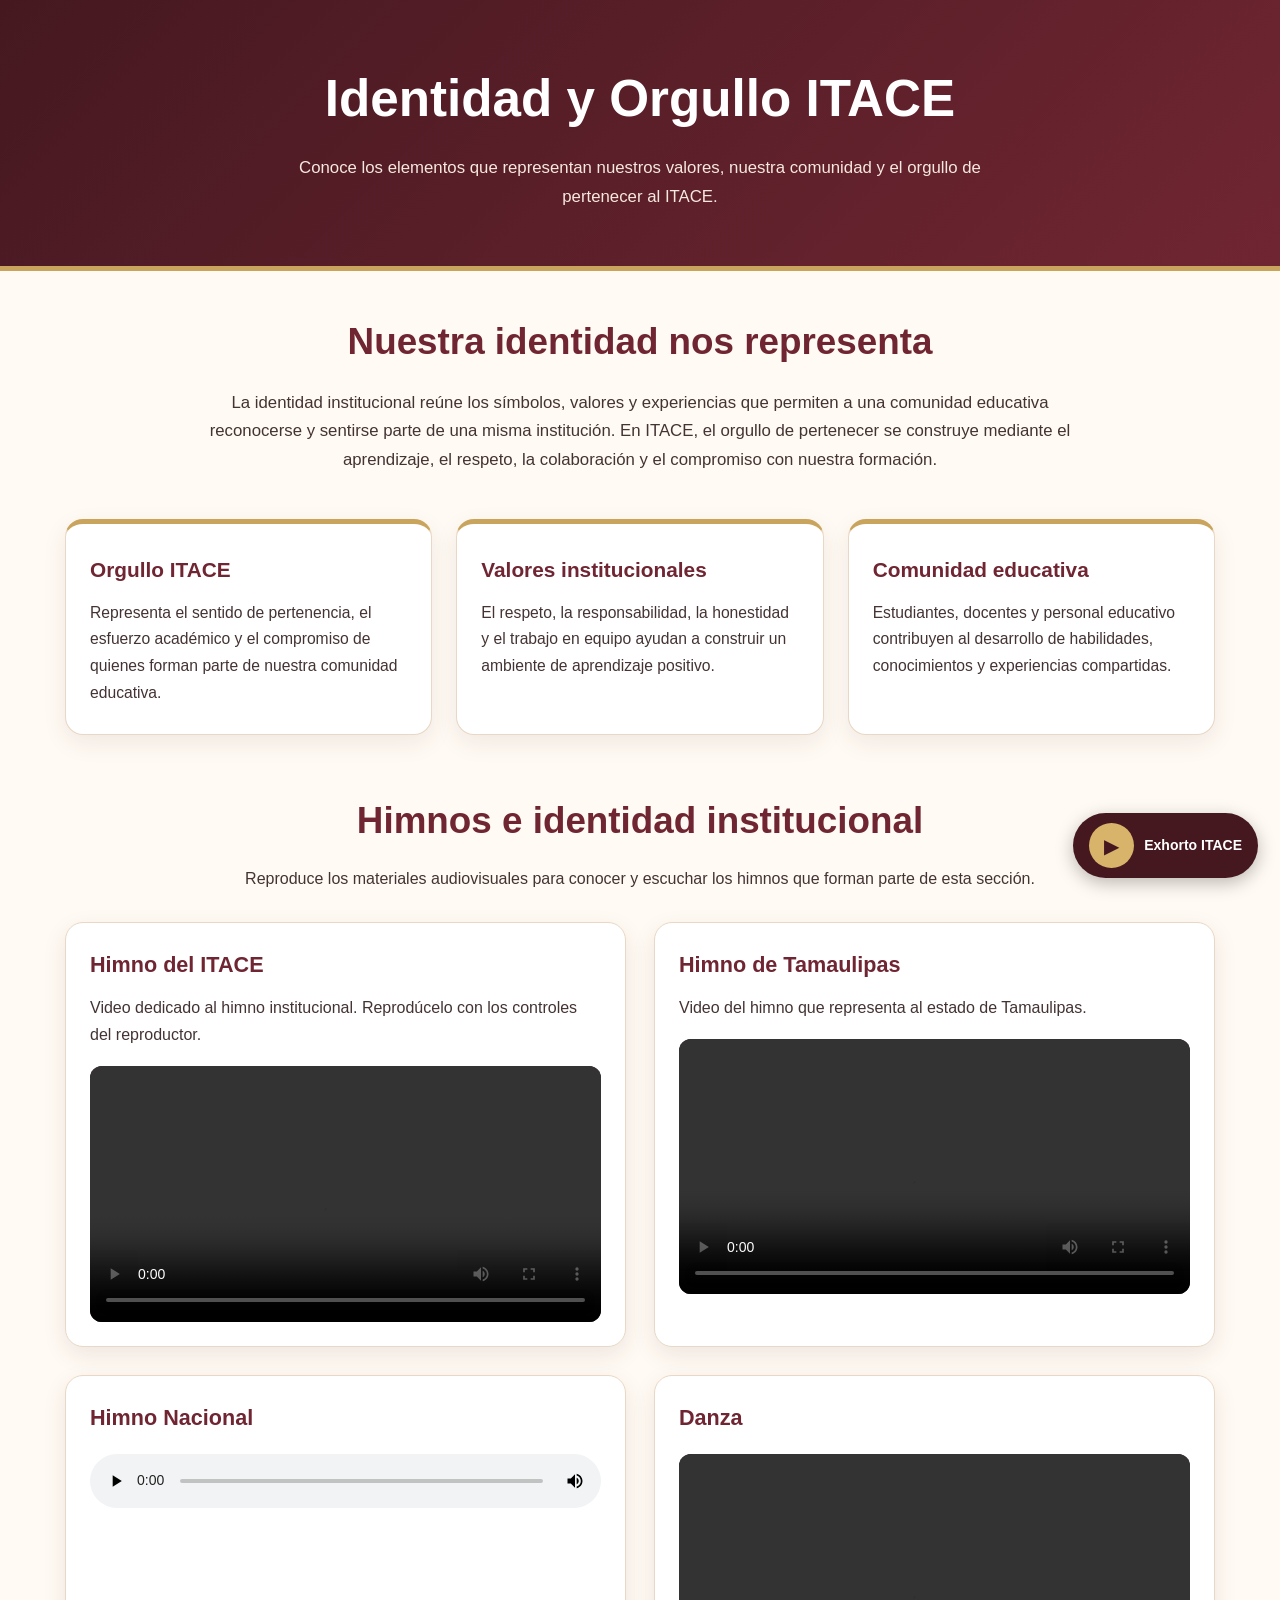
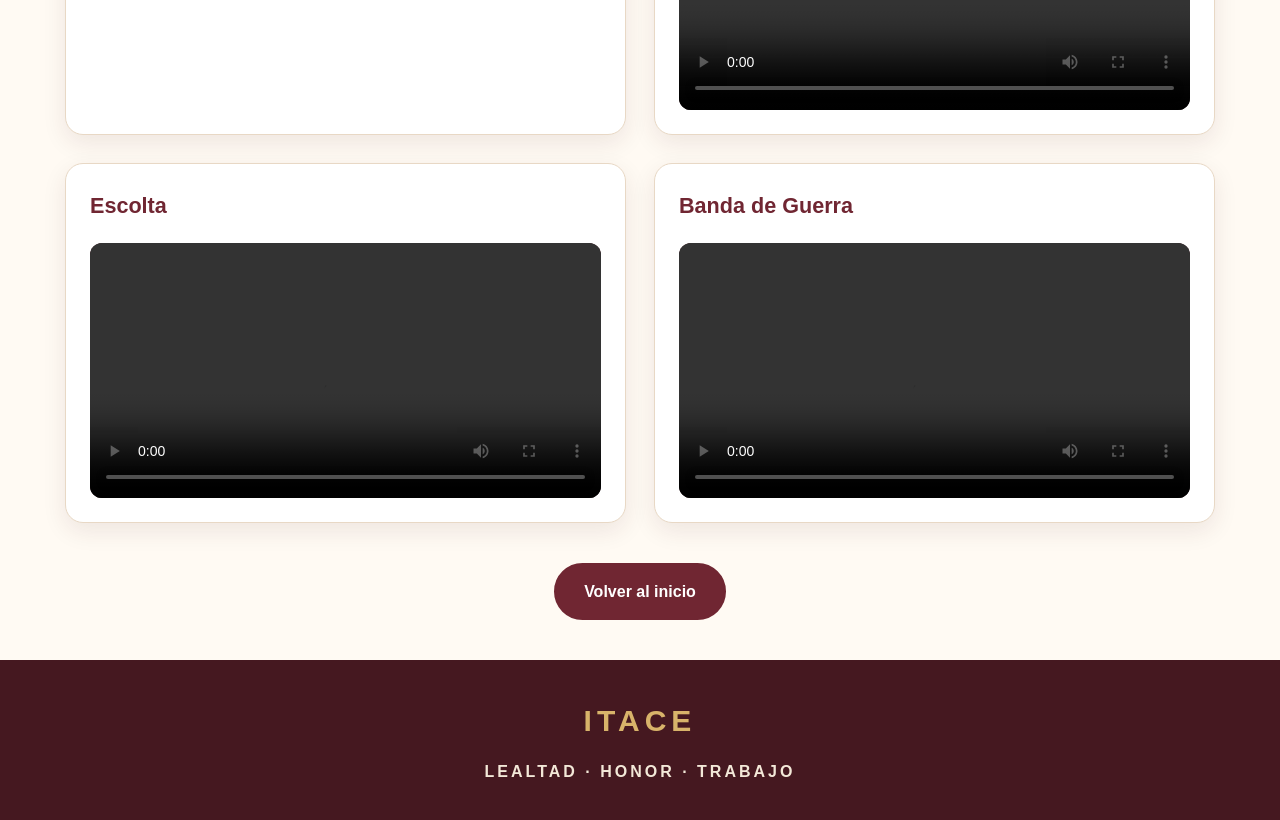
<file: paginas/identidad.html>
<!DOCTYPE html>
<html lang="es">
<head>
    <meta charset="UTF-8">
    <meta name="viewport" content="width=device-width, initial-scale=1.0">
    <meta name="description" content="Identidad y orgullo ITACE: conoce los himnos y símbolos que representan a nuestra comunidad educativa.">
    <meta name="theme-color" content="#702632">

    <title>Identidad y Orgullo ITACE | ITACE DIGITAL 4.0</title>

    <style>
        :root {
            --vino: #702632;
            --vino-oscuro: #451820;
            --beige: #f3e8d8;
            --beige-claro: #fffaf3;
            --dorado: #c9a45c;
            --texto: #443333;
            --blanco: #ffffff;
        }

        * {
            margin: 0;
            padding: 0;
            box-sizing: border-box;
        }

        html {
            scroll-behavior: smooth;
        }

        body {
            font-family: "Segoe UI", Arial, sans-serif;
            background: var(--beige-claro);
            color: var(--texto);
            line-height: 1.7;
        }

        a {
            text-decoration: none;
        }

        /* ENCABEZADO */
        .encabezado {
            background: linear-gradient(
                135deg,
                var(--vino-oscuro),
                var(--vino)
            );
            color: var(--blanco);
            text-align: center;
            padding: 55px 20px;
            border-bottom: 5px solid var(--dorado);
        }

        .encabezado h1 {
            font-size: clamp(2rem, 5vw, 3.2rem);
            margin-bottom: 12px;
        }

        .encabezado p {
            max-width: 750px;
            margin: auto;
            color: #f6e8df;
            font-size: 1.05rem;
        }

        /* CONTENEDOR GENERAL */
        main {
            width: min(1150px, 92%);
            margin: 40px auto;
        }

        .introduccion {
            text-align: center;
            max-width: 900px;
            margin: 0 auto 45px;
        }

        .introduccion h2 {
            color: var(--vino);
            font-size: clamp(1.7rem, 4vw, 2.3rem);
            margin-bottom: 15px;
        }

        .introduccion p {
            font-size: 1.05rem;
        }

        /* TARJETAS DE IDENTIDAD */
        .identidad-grid {
            display: grid;
            grid-template-columns: repeat(3, minmax(0, 1fr));
            gap: 24px;
            margin-bottom: 55px;
        }

        .identidad-tarjeta {
            background: var(--blanco);
            padding: 28px 24px;
            border-radius: 18px;
            border: 1px solid #e8d8c5;
            border-top: 5px solid var(--dorado);
            box-shadow: 0 8px 24px rgba(69, 24, 32, 0.08);
            transition: transform 0.3s ease,
                        box-shadow 0.3s ease;
        }

        .identidad-tarjeta:hover {
            transform: translateY(-6px);
            box-shadow: 0 14px 30px rgba(69, 24, 32, 0.15);
        }

        .identidad-tarjeta h3 {
            color: var(--vino);
            font-size: 1.3rem;
            margin-bottom: 12px;
        }

        .identidad-tarjeta p {
            font-size: 0.98rem;
        }

        /* TÍTULOS */
        .titulo-seccion {
            color: var(--vino);
            font-size: clamp(1.7rem, 4vw, 2.3rem);
            text-align: center;
            margin-bottom: 12px;
        }

        .subtitulo-seccion {
            text-align: center;
            max-width: 800px;
            margin: 0 auto 30px;
        }

        /* REPRODUCTORES */
        .videos {
            display: grid;
            grid-template-columns: repeat(2, minmax(0, 1fr));
            gap: 28px;
            margin: 30px 0 40px;
        }

        .videos-tarjeta {
            background: var(--blanco);
            padding: 24px;
            border-radius: 18px;
            border: 1px solid #e8d8c5;
            box-shadow: 0 8px 25px rgba(69, 24, 32, 0.09);
            transition: transform 0.3s ease,
                        box-shadow 0.3s ease;
            min-width: 0;
        }

        .videos-tarjeta:hover {
            transform: translateY(-5px);
            box-shadow: 0 13px 30px rgba(69, 24, 32, 0.14);
        }

        .videos-tarjeta h3 {
            color: var(--vino);
            font-size: 1.35rem;
            margin-bottom: 10px;
        }

        .videos-tarjeta p {
            margin-bottom: 12px;
        }

        .videos-tarjeta video,
        .videos-tarjeta audio {
            display: block;
            width: 100%;
            max-width: 100%;
            margin-top: 18px;
            border-radius: 12px;
        }

        .videos-tarjeta video {
            background: var(--vino-oscuro);
        }

        .videos-tarjeta audio {
            accent-color: var(--vino);
        }

        /* BOTÓN */
        .boton-regreso {
            display: block;
            width: fit-content;
            max-width: 100%;
            margin: 35px auto 15px;
            padding: 13px 28px;
            background: var(--vino);
            color: var(--blanco);
            font-weight: 700;
            text-align: center;
            border-radius: 30px;
            border: 2px solid var(--vino);
            transition: background 0.3s ease,
                        color 0.3s ease,
                        transform 0.3s ease;
        }

        .boton-regreso:hover {
            background: var(--beige-claro);
            color: var(--vino);
            transform: translateY(-3px);
        }

        a:focus-visible,
        video:focus-visible,
        audio:focus-visible {
            outline: 3px solid var(--dorado);
            outline-offset: 4px;
        }

       /* PIE DE PÁGINA */
.pie-identidad {
    background: #451820;
    color: #f3e8d8;
    text-align: center;
    padding: 35px 15px;
}

.pie-identidad h2 {
    font-size: 30px;
    letter-spacing: 5px;
    color: #d8b36a;
}

.pie-identidad p {
    margin-top: 12px;
    font-weight: bold;
    letter-spacing: 3px;
}

/* AUDIO FLOTANTE */
.audio-flotante {
    position: fixed;
    right: 22px;
    bottom: 22px;
    z-index: 9999;
    display: flex;
    align-items: center;
    gap: 10px;
    background: #451820;
    color: #fff;
    padding: 10px 16px;
    border-radius: 40px;
    box-shadow: 0 5px 18px #0004;
}

.audio-flotante button {
    width: 45px;
    height: 45px;
    border: none;
    border-radius: 50%;
    background: #d8b36a;
    color: #451820;
    font-size: 20px;
    cursor: pointer;
}

.audio-flotante button:hover {
    transform: scale(1.08);
}

.audio-flotante span {
    font-weight: bold;
    font-size: 14px;
}

@media (max-width: 600px) {
    .audio-flotante {
        right: 12px;
        bottom: 15px;
    }
}

        /* MOVIMIENTO REDUCIDO */
        @media (prefers-reduced-motion: reduce) {
            html {
                scroll-behavior: auto;
            }

            *,
            *::before,
            *::after {
                transition-duration: 0.01ms !important;
                animation-duration: 0.01ms !important;
            }
        }
        /* =================================
   DISEÑO RESPONSIVE PARA CELULARES
================================= */

@media (max-width: 900px) {

    .identidad-grid {
        grid-template-columns: repeat(2, minmax(0, 1fr));
    }

    .videos {
        grid-template-columns: repeat(2, minmax(0, 1fr));
    }

}

@media (max-width: 600px) {

    body {
        font-size: 15px;
    }

    .encabezado {
        padding: 38px 18px;
    }

    .encabezado h1 {
        font-size: 2rem;
        line-height: 1.25;
    }

    .encabezado p {
        font-size: 0.95rem;
    }

    main {
        width: 92%;
        margin: 28px auto;
    }

    .introduccion {
        margin-bottom: 30px;
    }

    .introduccion p {
        font-size: 0.95rem;
        text-align: justify;
    }

    .identidad-grid {
        grid-template-columns: 1fr;
        gap: 17px;
        margin-bottom: 40px;
    }

    .identidad-tarjeta {
        padding: 23px 20px;
    }

    .videos {
        grid-template-columns: 1fr;
        gap: 20px;
        margin: 25px 0 35px;
    }

    .videos-tarjeta {
        padding: 19px;
        border-radius: 15px;
    }

    .videos-tarjeta h3 {
        font-size: 1.2rem;
    }

    .videos-tarjeta video {
        width: 100%;
        height: auto;
        aspect-ratio: 16 / 9;
    }

    .videos-tarjeta audio {
        width: 100%;
    }

    .boton-regreso {
        width: 100%;
        padding: 13px 15px;
    }

    .pie-identidad {
        padding: 28px 12px;
    }

    .pie-identidad h2 {
        font-size: 25px;
        letter-spacing: 4px;
    }

    .pie-identidad p {
        font-size: 12px;
        letter-spacing: 2px;
    }

    .audio-flotante {
        right: 12px;
        bottom: 12px;
        padding: 7px 12px;
        gap: 8px;
    }

    .audio-flotante button {
        width: 40px;
        height: 40px;
    }

    .audio-flotante span {
        font-size: 12px;
    }

}
    </style>
</head>

<body>

    <!-- ENCABEZADO -->
    <header class="encabezado">
        <h1>Identidad y Orgullo ITACE</h1>

        <p>
            Conoce los elementos que representan nuestros valores,
            nuestra comunidad y el orgullo de pertenecer al ITACE.
        </p>
    </header>

    <main>

        <!-- INTRODUCCIÓN -->
        <section class="introduccion">
            <h2>Nuestra identidad nos representa</h2>

            <p>
                La identidad institucional reúne los símbolos, valores
                y experiencias que permiten a una comunidad educativa
                reconocerse y sentirse parte de una misma institución.
                En ITACE, el orgullo de pertenecer se construye mediante
                el aprendizaje, el respeto, la colaboración y el
                compromiso con nuestra formación.
            </p>
        </section>

        <!-- TARJETAS DE IDENTIDAD -->
        <section class="identidad-grid"
                 aria-label="Elementos de identidad institucional">

            <article class="identidad-tarjeta">
                <h3>Orgullo ITACE</h3>
                <p>
                    Representa el sentido de pertenencia, el esfuerzo
                    académico y el compromiso de quienes forman parte
                    de nuestra comunidad educativa.
                </p>
            </article>

            <article class="identidad-tarjeta">
                <h3>Valores institucionales</h3>
                <p>
                    El respeto, la responsabilidad, la honestidad
                    y el trabajo en equipo ayudan a construir un
                    ambiente de aprendizaje positivo.
                </p>
            </article>

            <article class="identidad-tarjeta">
                <h3>Comunidad educativa</h3>
                <p>
                    Estudiantes, docentes y personal educativo
                    contribuyen al desarrollo de habilidades,
                    conocimientos y experiencias compartidas.
                </p>
            </article>

        </section>

        <!-- HIMNOS -->
        <section aria-labelledby="titulo-himnos">

            <h2 class="titulo-seccion" id="titulo-himnos">
                Himnos e identidad institucional
            </h2>

            <p class="subtitulo-seccion">
                Reproduce los materiales audiovisuales para conocer
                y escuchar los himnos que forman parte de esta sección.
            </p>

            <div class="videos">

                <!-- VIDEO 1 -->
                <article class="videos-tarjeta">
                    <h3>Himno del ITACE</h3>

                    <p>
                        Video dedicado al himno institucional.
                        Reprodúcelo con los controles del reproductor.
                    </p>

                    <video controls
                           preload="metadata"
                           playsinline
                           aria-label="Himno del ITACE">

                        <source
                            src="../videos/Himno ITACE.mp4"
                            type="video/mp4">

                        Tu navegador no puede reproducir este video.
                        Comprueba que el archivo exista en la carpeta videos.
                    </video>
                </article>

                <!-- VIDEO 2 -->
                <article class="videos-tarjeta">
                    <h3>Himno de Tamaulipas</h3>

                    <p>
                        Video del himno que representa al estado
                        de Tamaulipas.
                    </p>

                    <video controls
                           preload="metadata"
                           playsinline
                           aria-label="Himno de Tamaulipas">

                        <source
                            src="../videos/Himno de Tamaulipas.mp4"
                            type="video/mp4">

                        Tu navegador no puede reproducir este video.
                        Comprueba que el archivo exista en la carpeta videos.
                    </video>
                </article>

              <article class="videos-tarjeta">
                  <h3>Himno Nacional</h3>

                 <audio controls preload="metadata">
                 <source src="../audios/Himno Nacional.ogg" type="audio/ogg">
                   Tu navegador no puede reproducir este audio.
                     </audio>
                </article>
                <article class="videos-tarjeta">
                  <h3>Danza</h3>

                 <video controls preload="metadata">
                 <source src="../videos/Danza.mp4" type="video/mp4">
                   Tu navegador no puede reproducir este audio.
                 </video>
                </article>
                <article class="videos-tarjeta">
                  <h3>Escolta</h3>

                 <video controls preload="metadata">
                 <source src="../videos/Escolta.mp4" type="video/mp4">
                   Tu navegador no puede reproducir este audio.
                 </video>
                </article>
                <article class="videos-tarjeta">
                  <h3>Banda de Guerra</h3>

                 <video controls preload="metadata">
                 <source src="../videos/Banda de guerra.mp4" type="video/mp4">
                   Tu navegador no puede reproducir este audio.
                 </video>
                </article>
            </div>
        </section>

        <!-- REGRESAR AL INICIO -->
        <a href="../index.html" class="boton-regreso">
            Volver al inicio
        </a>

    </main>

    <!-- PIE DE PÁGINA -->
    <footer class="pie-identidad">
    <h2>ITACE</h2>
    <p>LEALTAD · HONOR · TRABAJO</p>
</footer>

<!-- BOTÓN FLOTANTE DEL EXHORTO -->
<div class="audio-flotante">
    <button id="botonExhorto" aria-label="Reproducir exhorto">
        ▶
    </button>
    <span>Exhorto ITACE</span>

    <audio id="audioExhorto" preload="none">
        <source src="../audios/Exhorto.ogg" type="audio/ogg">
        Tu navegador no puede reproducir este audio.
    </audio>
</div>

<script>
const boton = document.getElementById("botonExhorto");
const audio = document.getElementById("audioExhorto");

boton.addEventListener("click", () => {
    if (audio.paused) {
        audio.play();
    } else {
        audio.pause();
    }
});

audio.addEventListener("play", () => {
    boton.textContent = "Ⅱ";
});

audio.addEventListener("pause", () => {
    boton.textContent = "▶";
});

audio.addEventListener("ended", () => {
    boton.textContent = "▶";
});
// PAUSAR LOS DEMÁS VIDEOS AL REPRODUCIR UNO

const videos = document.querySelectorAll(".videos-tarjeta video");

videos.forEach((video) => {
    video.addEventListener("play", () => {

        videos.forEach((otroVideo) => {
            if (otroVideo !== video) {
                otroVideo.pause();
            }
        });

    });
});
</script>
</body>
</html>
</file>
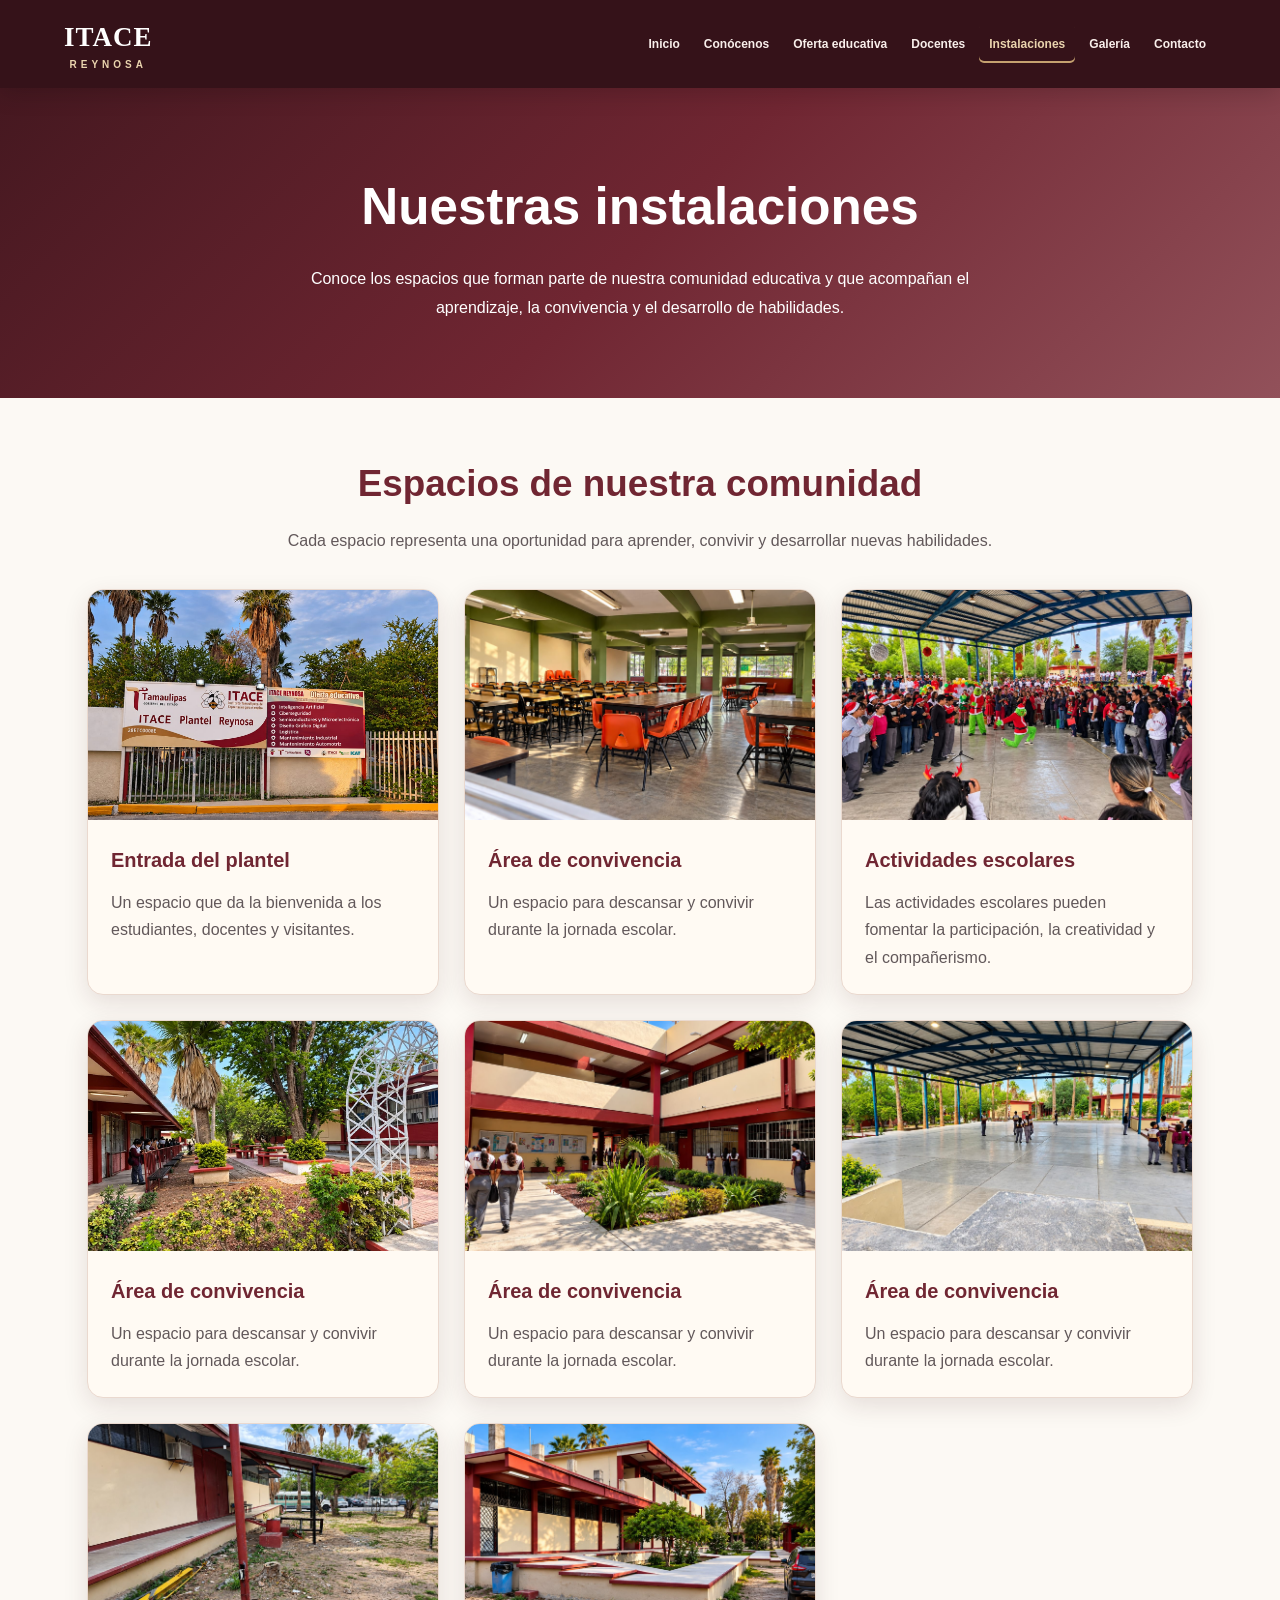
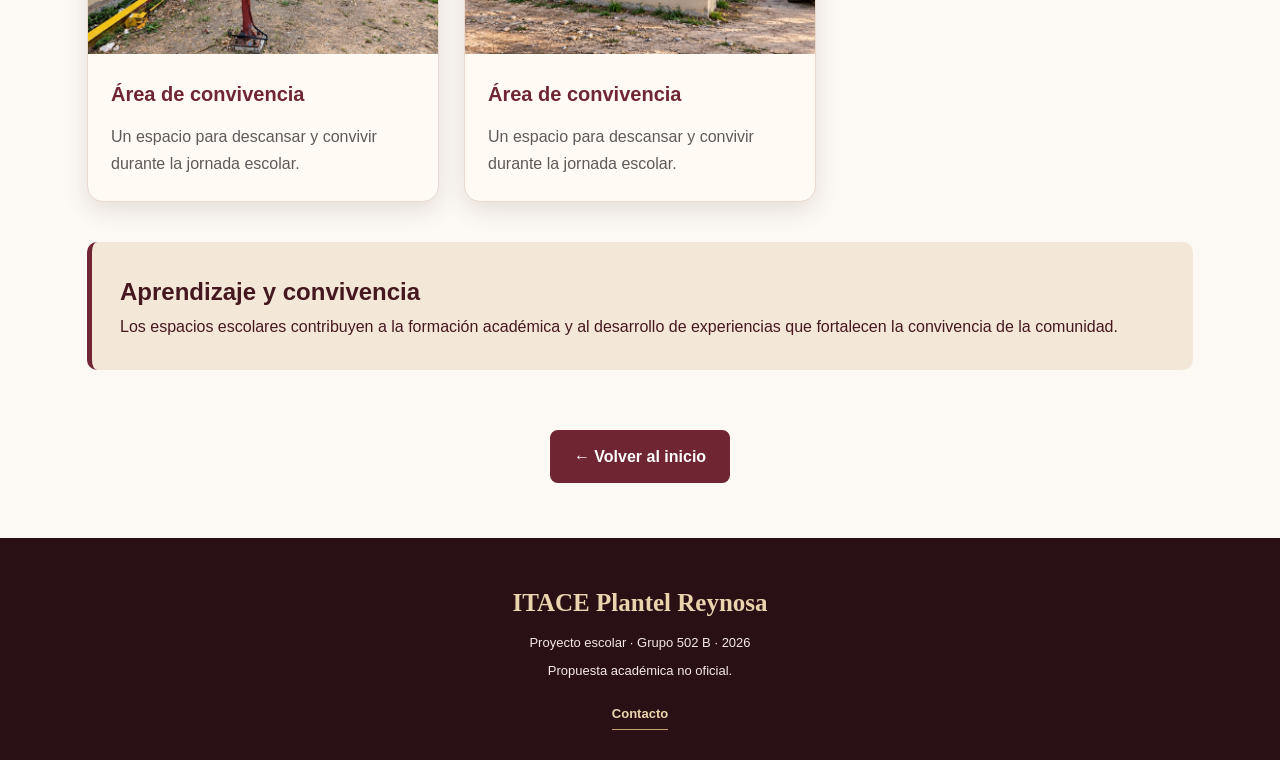
<file: paginas/instalaciones.html>
<!DOCTYPE html>
<html lang="es">
<head>
    <meta charset="UTF-8">
    <meta name="viewport" content="width=device-width, initial-scale=1.0">
    <meta name="description" content="Conoce las instalaciones del proyecto académico ITACE Plantel Reynosa.">
    <meta name="theme-color" content="#702632">
    <title>Instalaciones | ITACE Reynosa</title>
    <link rel="stylesheet" href="../css/style.css">
    <style>
        .instalaciones {
            max-width: 1150px;
            margin: auto;
            padding: 55px 22px;
        }
        .portada-instalaciones {
            padding: 75px 20px;
            text-align: center;
            color: #fff;
            background: linear-gradient(135deg, #451820, #702632, #92515a);
        }
        .portada-instalaciones h1 {
            font-size: clamp(2rem, 5vw, 3.2rem);
            margin-bottom: 15px;
        }
        .portada-instalaciones p {
            max-width: 700px;
            margin: auto;
            line-height: 1.8;
        }
        .titulo-instalaciones {
            text-align: center;
            color: #702632;
            margin-bottom: 35px;
        }
        .titulo-instalaciones h2 {
            font-size: clamp(1.6rem, 4vw, 2.3rem);
            margin-bottom: 12px;
        }
        .titulo-instalaciones p {
            color: #62585a;
            line-height: 1.7;
        }
        .galeria-instalaciones {
            display: grid;
            grid-template-columns: repeat(3, minmax(0, 1fr));
            gap: 25px;
        }
        .tarjeta-instalacion {
            background: #fffaf3;
            border-radius: 16px;
            overflow: hidden;
            box-shadow: 0 8px 24px rgba(69, 24, 32, 0.12);
            border: 1px solid #ead9cf;
            transition: transform 0.3s ease;
        }
        .tarjeta-instalacion:hover {
            transform: translateY(-6px);
        }
        .tarjeta-instalacion img {
            display: block;
            width: 100%;
            height: 230px;
            object-fit: cover;
        }
        .contenido-instalacion {
            padding: 23px;
        }
        .contenido-instalacion h3 {
            color: #702632;
            margin-bottom: 12px;
            font-size: 1.25rem;
        }
        .contenido-instalacion p {
            color: #62585a;
            line-height: 1.7;
        }
        .mensaje-instalaciones {
            margin-top: 40px;
            padding: 28px;
            border-left: 5px solid #702632;
            border-radius: 10px;
            background: #f3e8d8;
            color: #451820;
            line-height: 1.8;
        }
        .boton-regreso {
            display: inline-block;
            margin-top: 25px;
            padding: 13px 24px;
            background: #702632;
            color: white;
            text-decoration: none;
            border-radius: 8px;
            font-weight: bold;
        }
        .boton-regreso:hover {
            background: #451820;
        }
        .volver-inicio {
            text-align: center;
            margin-top: 35px;
        }
        @media (max-width: 800px) {
            .galeria-instalaciones {
                grid-template-columns: repeat(2, minmax(0, 1fr));
            }
        }
        @media (max-width: 550px) {
            .galeria-instalaciones {
                grid-template-columns: 1fr;
            }
            .portada-instalaciones {
                padding: 55px 18px;
            }
            .instalaciones {
                padding: 38px 16px;
            }
            .tarjeta-instalacion img {
                height: 220px;
            }
        }
    </style>
</head>
<body>
    <header class="site-header">
        <nav class="menu" aria-label="Navegación principal">
            <a href="../index.html" class="logo">
                ITACE <span>REYNOSA</span>
            </a>
            <button
                class="menu-toggle"
                id="menuToggle"
                type="button"
                aria-label="Abrir menú de navegación"
                aria-expanded="false"
                aria-controls="enlaces">
                ☰
            </button>
            <div class="enlaces" id="enlaces">
                <a href="../index.html">Inicio</a>
                <a href="conocenos.html">Conócenos</a>
                <a href="oferta-educativa.html">Oferta educativa</a>
                <a href="docentes.html">Docentes</a>
                <a href="instalaciones.html" aria-current="page">Instalaciones</a>
                <a href="galeria.html">Galería</a>
                <a href="contacto.html">Contacto</a>
            </div>
        </nav>
    </header>
    <main>
        <section class="portada-instalaciones">
            <h1>Nuestras instalaciones</h1>
            <p>
                Conoce los espacios que forman parte de nuestra
                comunidad educativa y que acompañan el aprendizaje,
                la convivencia y el desarrollo de habilidades.
            </p>
        </section>
        <section class="instalaciones">
            <div class="titulo-instalaciones">
                <h2>Espacios de nuestra comunidad</h2>
                <p>
                    Cada espacio representa una oportunidad para
                    aprender, convivir y desarrollar nuevas habilidades.
                </p>
            </div>
            <div class="galeria-instalaciones">
                <article class="tarjeta-instalacion">
                    <img
                        src="../imagenes/entrada.jpeg"
                        alt="Entrada del plantel ITACE"
                        loading="lazy">
                    <div class="contenido-instalacion">
                        <h3>Entrada del plantel</h3>
                        <p>
                            Un espacio que da la bienvenida a los
                            estudiantes, docentes y visitantes.
                        </p>
                    </div>
                </article>
                <article class="tarjeta-instalacion">
                    <img
                        src="../imagenes/comedor.jpeg"
                        alt="Área de comedor del plantel"
                        loading="lazy">
                    <div class="contenido-instalacion">
                        <h3>Área de convivencia</h3>
                        <p>
                            Un espacio para descansar y convivir
                            durante la jornada escolar.
                        </p>
                    </div>
                </article>
                <article class="tarjeta-instalacion">
                    <img
                        src="../imagenes/festival.jpeg"
                        alt="Actividad escolar en el plantel"
                        loading="lazy">
                    <div class="contenido-instalacion">
                        <h3>Actividades escolares</h3>
                        <p>
                            Las actividades escolares pueden fomentar
                            la participación, la creatividad y el
                            compañerismo.
                        </p>
                    </div>
                </article>
                <article class="tarjeta-instalacion">
                    <img
                        src="../imagenes/plaza del estudiante.jpeg"
                        alt="Área de comedor del plantel"
                        loading="lazy">
                    <div class="contenido-instalacion">
                        <h3>Área de convivencia</h3>
                        <p>
                            Un espacio para descansar y convivir
                            durante la jornada escolar.
                        </p>
                    </div>
                </article>
                <article class="tarjeta-instalacion">
                    <img
                        src="../imagenes/oficinas el plantel.jpeg"
                        alt="Área de comedor del plantel"
                        loading="lazy">
                    <div class="contenido-instalacion">
                        <h3>Área de convivencia</h3>
                        <p>
                            Un espacio para descansar y convivir
                            durante la jornada escolar.
                        </p>
                    </div>
                </article>
                <article class="tarjeta-instalacion">
                    <img
                        src="../imagenes/explanada.jpeg"
                        alt="Área de comedor del plantel"
                        loading="lazy">
                    <div class="contenido-instalacion">
                        <h3>Área de convivencia</h3>
                        <p>
                            Un espacio para descansar y convivir
                            durante la jornada escolar.
                        </p>
                    </div>
                </article>
                <article class="tarjeta-instalacion">
                    <img
                        src="../imagenes/cuarto de bnada.jpeg"
                        alt="Área de comedor del plantel"
                        loading="lazy">
                    <div class="contenido-instalacion">
                        <h3>Área de convivencia</h3>
                        <p>
                            Un espacio para descansar y convivir
                            durante la jornada escolar.
                        </p>
                    </div>
                </article>
                <article class="tarjeta-instalacion">
                    <img
                        src="../imagenes/laboratorio.jpeg"
                        alt="Área de comedor del plantel"
                        loading="lazy">
                    <div class="contenido-instalacion">
                        <h3>Área de convivencia</h3>
                        <p>
                            Un espacio para descansar y convivir
                            durante la jornada escolar.
                        </p>
                    </div>
                </article>
            </div>
            <div class="mensaje-instalaciones">
                <h2>Aprendizaje y convivencia</h2>
                <p>
                    Los espacios escolares contribuyen a la formación
                    académica y al desarrollo de experiencias que
                    fortalecen la convivencia de la comunidad.
                </p>
            </div>
            <div class="volver-inicio">
                <a class="boton-regreso" href="../index.html">
                    ← Volver al inicio
                </a>
            </div>
        </section>
    </main>
    <footer class="site-footer">
        <p>ITACE Plantel Reynosa</p>
        <p>Proyecto escolar · Grupo 502 B · 2026</p>
        <p>Propuesta académica no oficial.</p>
        <a href="contacto.html">Contacto</a>
    </footer>
    <script src="../js/script.js" defer></script>
</body>
</html>
</file>
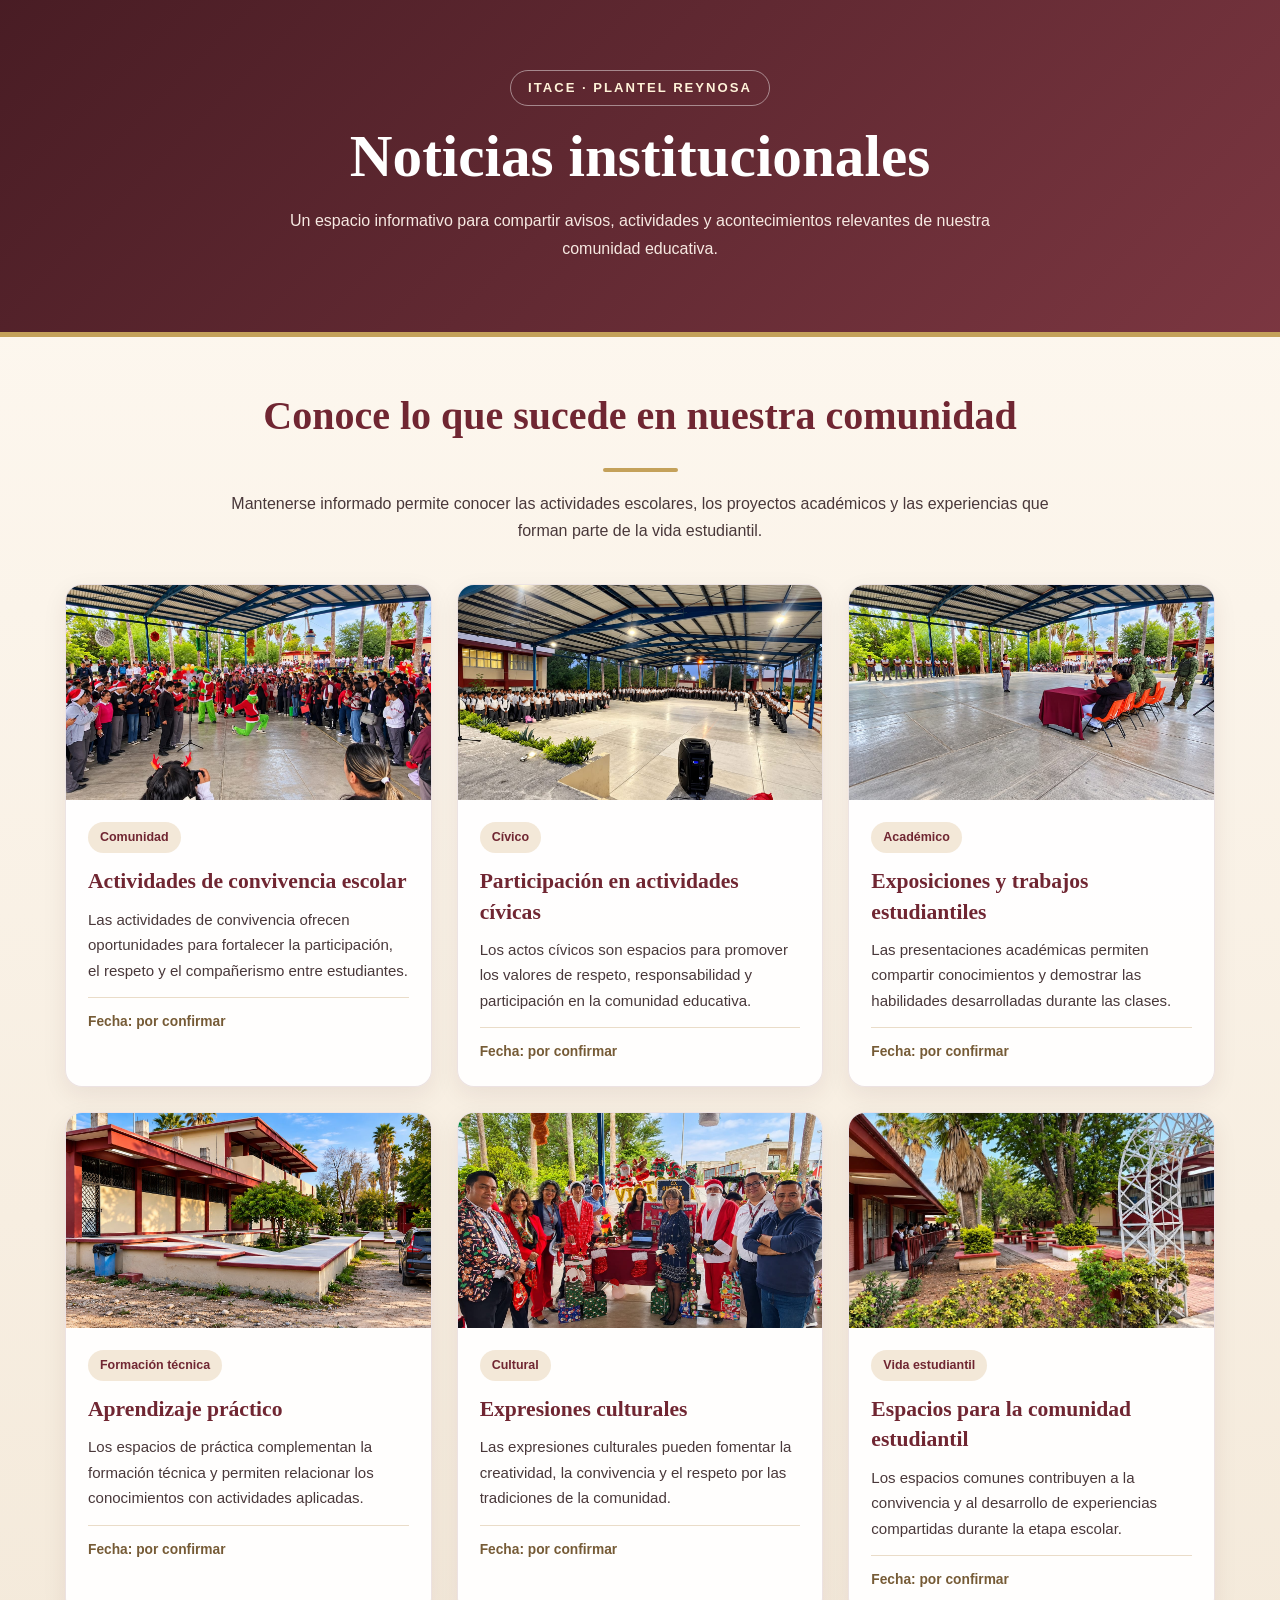
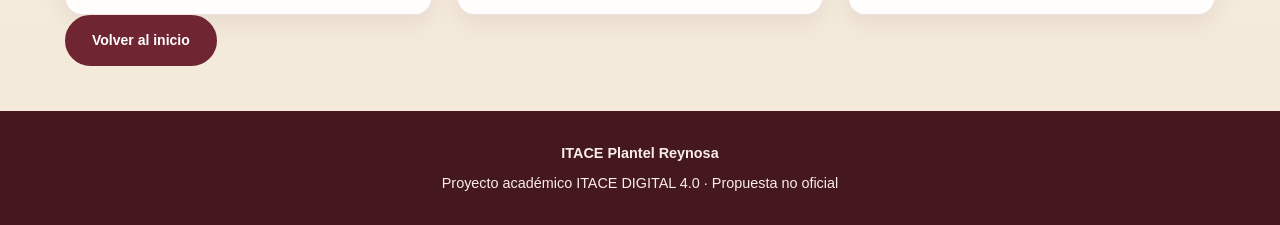
<file: paginas/noticias.html>
<!DOCTYPE html>
<html lang="es">
<head>
    <meta charset="UTF-8">
    <meta name="viewport" content="width=device-width, initial-scale=1.0">
    <meta name="description" content="Noticias y actividades informativas del ITACE Plantel Reynosa.">
    <title>Noticias institucionales | ITACE</title>
    <link rel="stylesheet" href="../css/style.css">
    <style>
        :root {
            --vino: #702632;
            --vino-oscuro: #451820;
            --beige: #f3e8d8;
            --crema: #fffaf3;
            --dorado: #c4a15a;
            --texto: #49383a;
        }
        * {
            box-sizing: border-box;
        }
        html {
            scroll-behavior: smooth;
        }
        body {
            margin: 0;
            color: var(--texto);
            background: linear-gradient(180deg, var(--crema), var(--beige));
            font-family: "Segoe UI", Arial, sans-serif;
            line-height: 1.7;
        }
        a:focus-visible {
            outline: 3px solid var(--dorado);
            outline-offset: 4px;
        }
        .portada {
            padding: 70px 20px;
            color: white;
            text-align: center;
            background: linear-gradient(
                135deg,
                rgba(69, 24, 32, .98),
                rgba(112, 38, 50, .92)
            );
            border-bottom: 5px solid var(--dorado);
        }
        .etiqueta {
            display: inline-block;
            padding: 6px 17px;
            margin-bottom: 15px;
            border: 1px solid rgba(255, 255, 255, .45);
            border-radius: 30px;
            color: #fff3d9;
            font-size: .82rem;
            letter-spacing: 2px;
            text-transform: uppercase;
        }
        .portada h1 {
            margin: 0 auto 15px;
            font-family: Georgia, "Times New Roman", serif;
            font-size: clamp(2.2rem, 5vw, 3.7rem);
            line-height: 1.2;
        }
        .portada p {
            max-width: 750px;
            margin: 0 auto;
            color: #f7e9e2;
        }
        .contenido {
            width: min(1150px, 92%);
            margin: 45px auto;
        }
        .introduccion {
            max-width: 850px;
            margin: 0 auto 40px;
            text-align: center;
        }
        .introduccion h2,
        .noticia h2 {
            color: var(--vino);
            font-family: Georgia, "Times New Roman", serif;
        }
        .introduccion h2 {
            font-size: clamp(1.8rem, 4vw, 2.5rem);
        }
        .linea-dorada {
            width: 75px;
            height: 4px;
            margin: 18px auto;
            background: var(--dorado);
            border-radius: 10px;
        }
        .noticias-grid {
            display: grid;
            grid-template-columns: repeat(3, minmax(0, 1fr));
            gap: 25px;
        }
        .noticia {
            overflow: hidden;
            background: rgba(255, 255, 255, .93);
            border: 1px solid rgba(112, 38, 50, .13);
            border-radius: 17px;
            box-shadow: 0 8px 24px rgba(69, 24, 32, .08);
            transition: transform .25s ease, box-shadow .25s ease;
        }
        .noticia:hover {
            transform: translateY(-6px);
            box-shadow: 0 14px 30px rgba(69, 24, 32, .15);
        }
        .noticia img {
            display: block;
            width: 100%;
            height: 215px;
            object-fit: cover;
        }
        .noticia-contenido {
            padding: 22px;
        }
        .categoria {
            display: inline-block;
            padding: 5px 12px;
            color: var(--vino);
            background: var(--beige);
            border-radius: 20px;
            font-size: .78rem;
            font-weight: 700;
        }
        .noticia h2 {
            margin: 13px 0 10px;
            font-size: 1.35rem;
            line-height: 1.4;
        }
        .noticia p {
            margin: 0 0 14px;
            font-size: .94rem;
        }
        .fecha {
            display: block;
            padding-top: 12px;
            color: #765b36;
            border-top: 1px solid #eadcc8;
            font-size: .86rem;
            font-weight: 600;
        }
        .boton {
            display: inline-block;
            padding: 12px 25px;
            color: white;
            background: var(--vino);
            border: 2px solid var(--vino);
            border-radius: 30px;
            font-weight: 600;
            text-decoration: none;
            transition: background .2s ease, color .2s ease;
        }
        .boton:hover {
            color: var(--vino);
            background: transparent;
        }
        footer {
            padding: 25px 15px;
            color: #f9eee5;
            background: var(--vino-oscuro);
            text-align: center;
            font-size: .9rem;
        }
        footer p {
            margin: 5px;
        }
        @media (max-width: 900px) {
            .noticias-grid {
                grid-template-columns: repeat(2, minmax(0, 1fr));
            }
        }
        @media (max-width: 600px) {
            .portada {
                padding: 50px 18px;
            }
            .contenido {
                margin: 30px auto;
            }
            .noticias-grid {
                grid-template-columns: 1fr;
            }
            .noticia img {
                height: 230px;
            }
        }
        @media (prefers-reduced-motion: reduce) {
            html {
                scroll-behavior: auto;
            }
            *,
            *::before,
            *::after {
                transition: none !important;
            }
        }
    </style>
</head>
<body>
    <header class="portada">
        <span class="etiqueta">ITACE · Plantel Reynosa</span>
        <h1>Noticias institucionales</h1>
        <p>
            Un espacio informativo para compartir avisos, actividades
            y acontecimientos relevantes de nuestra comunidad educativa.
        </p>
    </header>
    <main class="contenido">
        <section class="introduccion">
            <h2>Conoce lo que sucede en nuestra comunidad</h2>
            <div class="linea-dorada"></div>
            <p>
                Mantenerse informado permite conocer las actividades
                escolares, los proyectos académicos y las experiencias
                que forman parte de la vida estudiantil.
            </p>
        </section>
        <section class="noticias-grid" aria-label="Noticias y actividades">
            <article class="noticia">
                <img
                    src="../imagenes/festival.jpeg"
                    alt="Actividad escolar o festival"
                    loading="lazy"
                >
                <div class="noticia-contenido">
                    <span class="categoria">Comunidad</span>
                    <h2>Actividades de convivencia escolar</h2>
                    <p>
                        Las actividades de convivencia ofrecen
                        oportunidades para fortalecer la participación,
                        el respeto y el compañerismo entre estudiantes.
                    </p>
                    <span class="fecha">Fecha: por confirmar</span>
                </div>
            </article>
            <article class="noticia">
                <img
                    src="../imagenes/honores.jpeg"
                    alt="Ceremonia o actividad cívica"
                    loading="lazy"
                >
                <div class="noticia-contenido">
                    <span class="categoria">Cívico</span>
                    <h2>Participación en actividades cívicas</h2>
                    <p>
                        Los actos cívicos son espacios para promover
                        los valores de respeto, responsabilidad
                        y participación en la comunidad educativa.
                    </p>
                    <span class="fecha">Fecha: por confirmar</span>
                </div>
            </article>
            <article class="noticia">
                <img
                    src="../imagenes/presentaciones.jpeg"
                    alt="Presentación de trabajos escolares"
                    loading="lazy"
                >
                <div class="noticia-contenido">
                    <span class="categoria">Académico</span>
                    <h2>Exposiciones y trabajos estudiantiles</h2>
                    <p>
                        Las presentaciones académicas permiten
                        compartir conocimientos y demostrar las
                        habilidades desarrolladas durante las clases.
                    </p>
                    <span class="fecha">Fecha: por confirmar</span>
                </div>
            </article>
            <article class="noticia">
                <img
                    src="../imagenes/laboratorio.jpeg"
                    alt="Instalaciones destinadas al aprendizaje práctico"
                    loading="lazy"
                >
                <div class="noticia-contenido">
                    <span class="categoria">Formación técnica</span>
                    <h2>Aprendizaje práctico</h2>
                    <p>
                        Los espacios de práctica complementan la
                        formación técnica y permiten relacionar
                        los conocimientos con actividades aplicadas.
                    </p>
                    <span class="fecha">Fecha: por confirmar</span>
                </div>
            </article>
            <article class="noticia">
                
                <img
                    src="../imagenes/festival navideño.jpeg"
                    alt="Decoración o actividad de temporada escolar"
                    loading="lazy"
                >
                <div class="noticia-contenido">
                    <span class="categoria">Cultural</span>
                    <h2>Expresiones culturales</h2>
                    <p>
                        Las expresiones culturales pueden fomentar
                        la creatividad, la convivencia y el respeto
                        por las tradiciones de la comunidad.
                    </p>
                    <span class="fecha">Fecha: por confirmar</span>
                </div>
            </article>
            <article class="noticia">
                <img
                    src="../imagenes/plaza del estudiante.jpeg"
                    alt="Área de convivencia del plantel"
                    loading="lazy"
                >
                <div class="noticia-contenido">
                    <span class="categoria">Vida estudiantil</span>
                    <h2>Espacios para la comunidad estudiantil</h2>
                    <p>
                        Los espacios comunes contribuyen a la
                        convivencia y al desarrollo de experiencias
                        compartidas durante la etapa escolar.
                    </p>
                    <span class="fecha">Fecha: por confirmar</span>
                </div>
            </article>
        </section>
        <div class="centrado">
            <a href="../index.html" class="boton">
                Volver al inicio
            </a>
        </div>
    </main>
    <footer>
        <p><strong>ITACE Plantel Reynosa</strong></p>
        <p>Proyecto académico ITACE DIGITAL 4.0 · Propuesta no oficial</p>
    </footer>
</body>
</html>
</file>
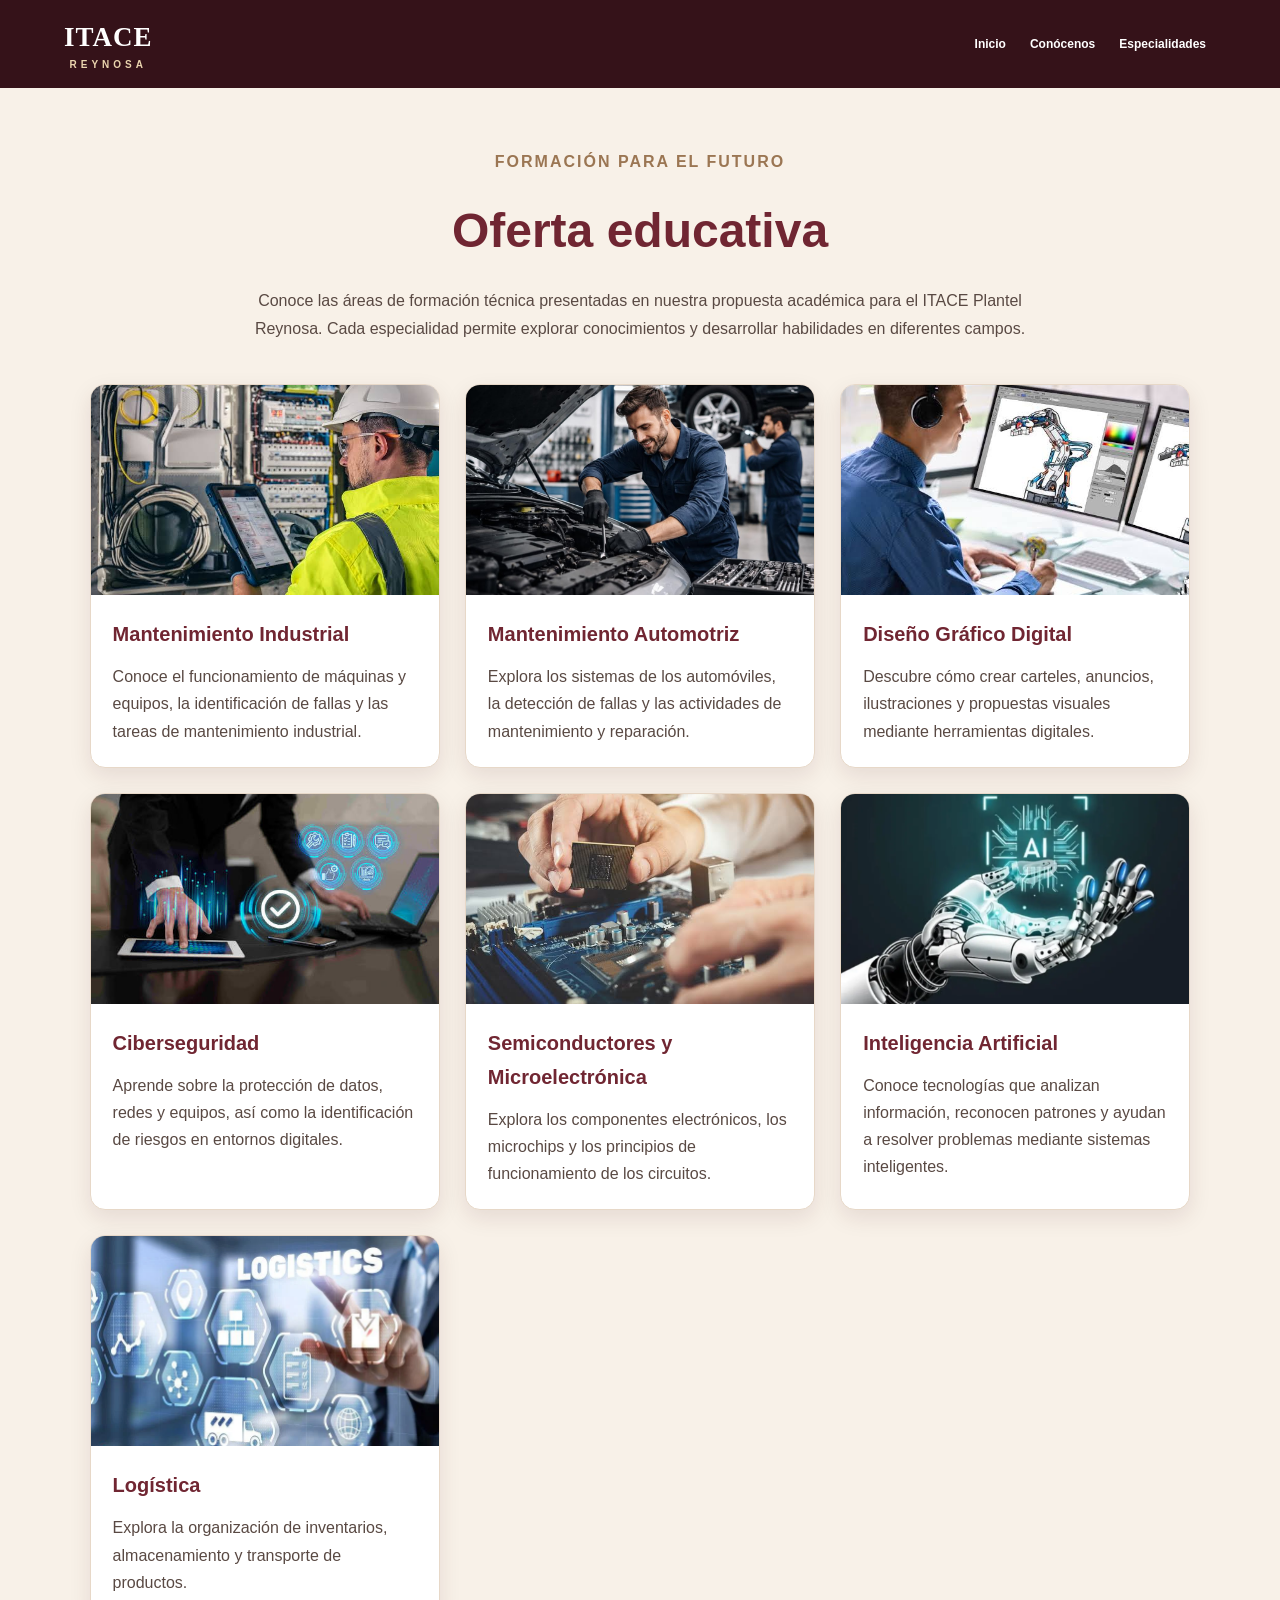
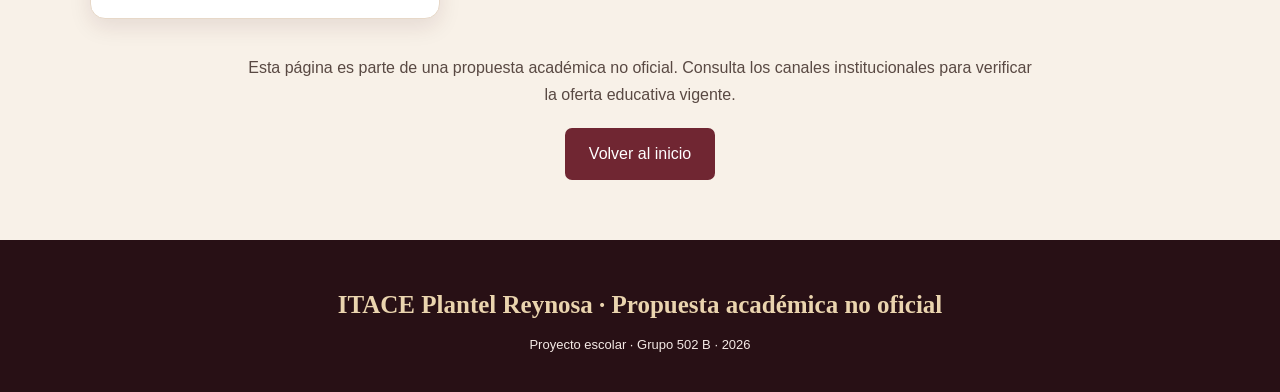
<file: paginas/oferta-educativa.html>
<!DOCTYPE html>
<html lang="es">
<head>
    <meta charset="UTF-8">
    <meta name="viewport" content="width=device-width, initial-scale=1.0">

    <title>Oferta Educativa | ITACE Reynosa</title>

    <link rel="stylesheet" href="../css/style.css">

    <style>
        .oferta-pagina {
            padding: 60px 7%;
            background: #f8f1e8;
            min-height: 80vh;
        }

        .oferta-encabezado {
            text-align: center;
            max-width: 800px;
            margin: 0 auto 40px;
        }

        .oferta-encabezado span {
            color: #9b7653;
            font-weight: bold;
            letter-spacing: 2px;
        }

        .oferta-encabezado h1 {
            color: #702632;
            font-size: clamp(2rem, 5vw, 3rem);
            margin: 15px 0;
        }

        .oferta-encabezado p {
            color: #594943;
            line-height: 1.8;
        }

        .oferta-grid {
            display: grid;
            grid-template-columns: repeat(3, minmax(0, 1fr));
            gap: 25px;
            max-width: 1200px;
            margin: auto;
        }

        .oferta-card {
            background: white;
            border-radius: 15px;
            overflow: hidden;
            border: 1px solid #e7d8c8;
            box-shadow: 0 8px 22px rgba(69, 24, 32, .10);
            transition: transform .25s ease;
        }

        .oferta-card:hover {
            transform: translateY(-6px);
        }

        .oferta-card img {
            display: block;
            width: 100%;
            height: 210px;
            object-fit: cover;
            background: #eadfD2;
        }

        .oferta-card-contenido {
            padding: 22px;
        }

        .oferta-card h2 {
            color: #702632;
            font-size: 1.25rem;
            margin-bottom: 12px;
        }

        .oferta-card p {
            color: #594943;
            line-height: 1.7;
        }

        .oferta-nota {
            text-align: center;
            color: #594943;
            max-width: 800px;
            line-height: 1.7;
            margin: 35px auto 0;
        }

        .oferta-volver {
            display: inline-block;
            margin-top: 20px;
            padding: 12px 24px;
            background: #702632;
            color: white;
            text-decoration: none;
            border-radius: 7px;
        }

        .oferta-volver:hover {
            background: #451820;
        }

        @media (max-width: 900px) {
            .oferta-grid {
                grid-template-columns: repeat(2, minmax(0, 1fr));
            }
        }

        @media (max-width: 600px) {
            .oferta-pagina {
                padding: 40px 5%;
            }

            .oferta-grid {
                grid-template-columns: 1fr;
            }

            .oferta-card img {
                height: 220px;
            }
        }

        /* CORRECCIÓN DEL MENÚ EN TODAS LAS PÁGINAS */

.site-header {
    position: sticky;
    top: 0;
    z-index: 1000;
    background: #351219;
}

.menu {
    background: #351219;
}

.logo {
    color: #ffffff;
}

.logo span {
    color: #ead4ae;
}

.enlaces a {
    color: #ffffff;
}

.enlaces a:hover,
.enlaces a:focus-visible {
    background: #c5a16f;
    color: #351219;
}

.menu-toggle {
    color: #ffffff;
    border-color: #c5a16f;
}

/* Menú para teléfonos */
@media (max-width: 700px) {
    .enlaces.activo {
        display: flex;
        background: #351219;
    }

    .enlaces a {
        color: #ffffff;
    }
}
    </style>
</head>

<body>

<header>
    <nav class="menu">
        <a href="../index.html" class="logo">
            ITACE <span>REYNOSA</span>
        </a>

        <div class="enlaces">
            <a href="../index.html">Inicio</a>
            <a href="conocenos.html">Conócenos</a>
            <a href="#especialidades">Especialidades</a>
        </div>
    </nav>
</header>

<main class="oferta-pagina">

    <section class="oferta-encabezado">
        <span>FORMACIÓN PARA EL FUTURO</span>
        <h1>Oferta educativa</h1>
        <p>
            Conoce las áreas de formación técnica presentadas en
            nuestra propuesta académica para el ITACE Plantel Reynosa.
            Cada especialidad permite explorar conocimientos y
            desarrollar habilidades en diferentes campos.
        </p>
    </section>

    <section class="oferta-grid" id="especialidades">

        <article class="oferta-card">
            <img src="../imagenes/mantenimiento industrial.jfif"
                 alt="Mantenimiento industrial">
            <div class="oferta-card-contenido">
                <h2>Mantenimiento Industrial</h2>
                <p>
                    Conoce el funcionamiento de máquinas y equipos,
                    la identificación de fallas y las tareas de
                    mantenimiento industrial.
                </p>
            </div>
        </article>

        <article class="oferta-card">
            <img src="../imagenes/mantenimiento automotris.jpeg"
                 alt="Mantenimiento automotriz">
            <div class="oferta-card-contenido">
                <h2>Mantenimiento Automotriz</h2>
                <p>
                    Explora los sistemas de los automóviles, la
                    detección de fallas y las actividades de
                    mantenimiento y reparación.
                </p>
            </div>
        </article>

        <article class="oferta-card">
            <img src="../imagenes/diseño grafico.jfif"
                 alt="Diseño gráfico digital">
            <div class="oferta-card-contenido">
                <h2>Diseño Gráfico Digital</h2>
                <p>
                    Descubre cómo crear carteles, anuncios,
                    ilustraciones y propuestas visuales mediante
                    herramientas digitales.
                </p>
            </div>
        </article>

        <article class="oferta-card">
            <img src="../imagenes/ciberseguridad.jfif"
                 alt="Ciberseguridad">
            <div class="oferta-card-contenido">
                <h2>Ciberseguridad</h2>
                <p>
                    Aprende sobre la protección de datos, redes y
                    equipos, así como la identificación de riesgos
                    en entornos digitales.
                </p>
            </div>
        </article>

        <article class="oferta-card">
            <img src="../imagenes/Semiconductores y Microelectrónica.jfif"
                 alt="Semiconductores y microelectrónica">
            <div class="oferta-card-contenido">
                <h2>Semiconductores y Microelectrónica</h2>
                <p>
                    Explora los componentes electrónicos, los
                    microchips y los principios de funcionamiento
                    de los circuitos.
                </p>
            </div>
        </article>

        <article class="oferta-card">
            <img src="../imagenes/inteliencia artificial.webp"
                 alt="Inteligencia artificial">
            <div class="oferta-card-contenido">
                <h2>Inteligencia Artificial</h2>
                <p>
                    Conoce tecnologías que analizan información,
                    reconocen patrones y ayudan a resolver
                    problemas mediante sistemas inteligentes.
                </p>
            </div>
        </article>

        <article class="oferta-card">
            <img src="../imagenes/logistica.webp"
                 alt="Logística">
            <div class="oferta-card-contenido">
                <h2>Logística</h2>
                <p>
                    Explora la organización de inventarios,
                    almacenamiento y transporte de productos.
                </p>
            </div>
        </article>

    </section>

    <p class="oferta-nota">
        Esta página es parte de una propuesta académica no oficial.
        Consulta los canales institucionales para verificar la oferta
        educativa vigente.
        <br>
        <a href="../index.html" class="oferta-volver">
            Volver al inicio
        </a>
    </p>

</main>

<footer class="site-footer">
    <p>ITACE Plantel Reynosa · Propuesta académica no oficial</p>
    <p>Proyecto escolar · Grupo 502 B · 2026</p>
</footer>

</body>
</html>
</file>
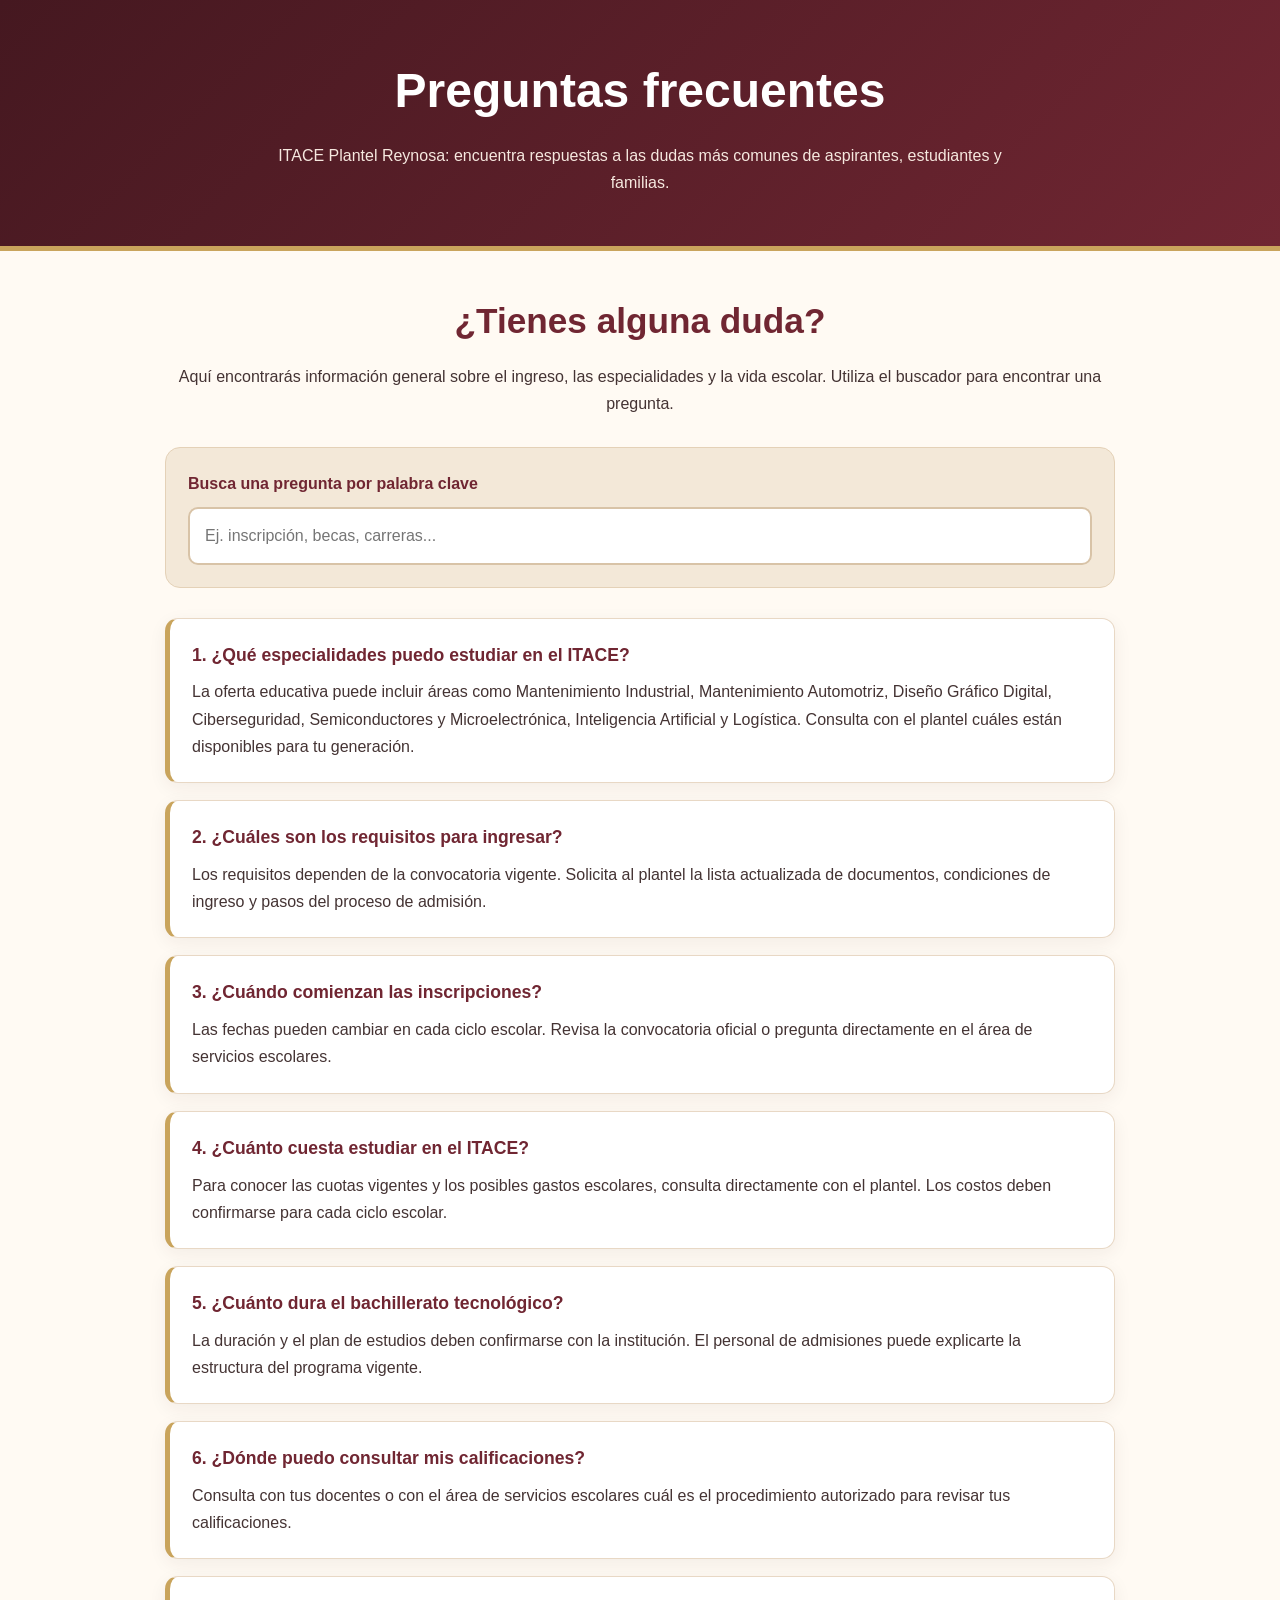
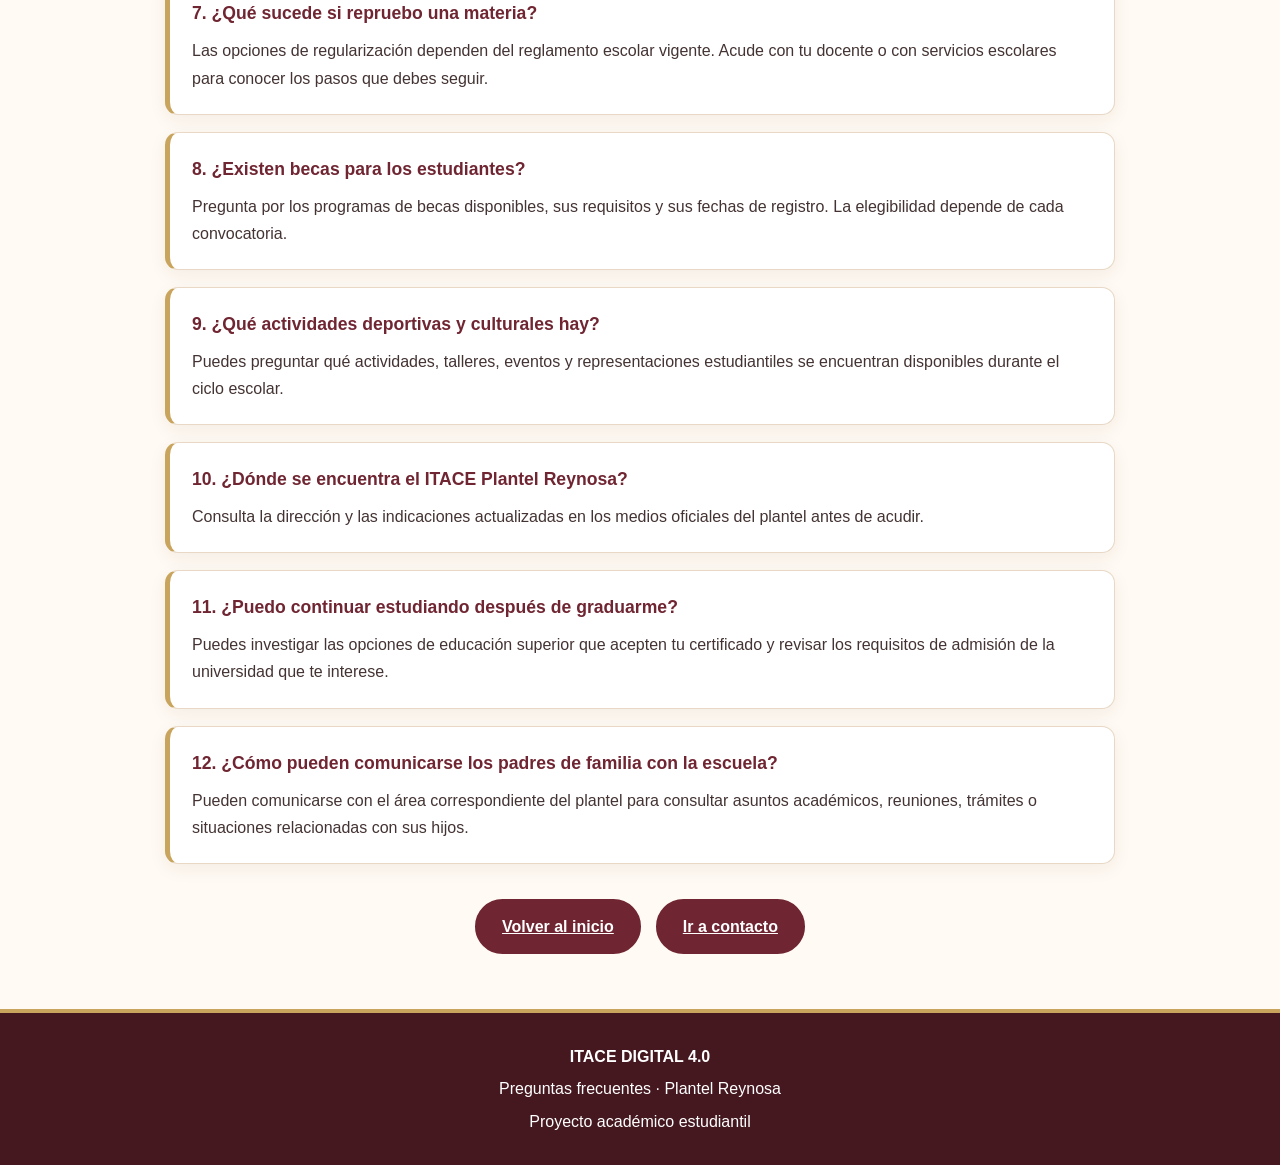
<file: paginas/preguntas.html>
<!DOCTYPE html>
<html lang="es">
<head>
    <meta charset="UTF-8">
    <meta name="viewport" content="width=device-width, initial-scale=1.0">
    <meta name="description" content="Preguntas frecuentes del ITACE Plantel Reynosa.">
    <title>Preguntas frecuentes | ITACE DIGITAL 4.0</title>
    <style>
        :root {
            --vino: #702632;
            --vino-oscuro: #451820;
            --beige: #f3e8d8;
            --fondo: #fffaf3;
            --dorado: #c9a45c;
            --texto: #443333;
            --blanco: #ffffff;
        }
        * {
            margin: 0;
            padding: 0;
            box-sizing: border-box;
        }
        html {
            scroll-behavior: smooth;
        }
        body {
            font-family: "Segoe UI", Arial, sans-serif;
            background: var(--fondo);
            color: var(--texto);
            line-height: 1.7;
        }
        /* ENCABEZADO */
        .encabezado {
            background: linear-gradient(
                135deg,
                var(--vino-oscuro),
                var(--vino)
            );
            color: var(--blanco);
            text-align: center;
            padding: 50px 20px;
            border-bottom: 5px solid var(--dorado);
        }
        .encabezado h1 {
            font-size: clamp(2rem, 5vw, 3rem);
            margin-bottom: 10px;
        }
        .encabezado p {
            max-width: 750px;
            margin: auto;
            color: #f6e8df;
        }
        /* CONTENIDO */
        main {
            width: min(950px, 92%);
            margin: 40px auto;
        }
        .introduccion {
            text-align: center;
            margin-bottom: 30px;
        }
        .introduccion h2 {
            color: var(--vino);
            font-size: clamp(1.6rem, 4vw, 2.2rem);
            margin-bottom: 12px;
        }
        /* BUSCADOR */
        .buscador {
            background: var(--beige);
            padding: 22px;
            border-radius: 15px;
            margin-bottom: 30px;
            border: 1px solid #e4d1b7;
        }
        .buscador label {
            display: block;
            font-weight: bold;
            color: var(--vino);
            margin-bottom: 10px;
        }
        .buscador input {
            width: 100%;
            padding: 13px 15px;
            font: inherit;
            border: 2px solid #d8c3a7;
            border-radius: 10px;
            background: var(--blanco);
            color: var(--texto);
        }
        .buscador input:focus {
            outline: 3px solid #c9a45c66;
            border-color: var(--vino);
        }
        /* PREGUNTAS */
        .lista-preguntas {
            display: grid;
            gap: 17px;
        }
        .pregunta {
            background: var(--blanco);
            padding: 22px;
            border-radius: 13px;
            border: 1px solid #e8d8c5;
            border-left: 5px solid var(--dorado);
            box-shadow: 0 5px 18px #45182010;
            transition: transform 0.25s ease,
                        box-shadow 0.25s ease;
        }
        .pregunta:hover {
            transform: translateY(-3px);
            box-shadow: 0 9px 22px #45182020;
        }
        .pregunta h3 {
            color: var(--vino);
            font-size: 1.1rem;
            margin-bottom: 8px;
        }
        .pregunta[hidden] {
            display: none;
        }
        .sin-resultados {
            display: none;
            padding: 22px;
            text-align: center;
            color: var(--vino);
            background: var(--beige);
            border-radius: 12px;
            margin-top: 20px;
        }
        .sin-resultados.visible {
            display: block;
        }
        /* NAVEGACIÓN */
        .acciones {
            display: flex;
            justify-content: center;
            flex-wrap: wrap;
            gap: 15px;
            margin-top: 35px;
        }
        .boton {
            display: inline-block;
            background: var(--vino);
            color: var(--blanco);
            padding: 12px 25px;
            border: 2px solid var(--vino);
            border-radius: 30px;
            font-weight: bold;
            text-align: center;
            transition: background 0.25s ease,
                        color 0.25s ease,
                        transform 0.25s ease;
        }
        .boton:hover {
            background: transparent;
            color: var(--vino);
            transform: translateY(-3px);
        }
        a:focus-visible {
            outline: 3px solid var(--dorado);
            outline-offset: 4px;
        }
        /* PIE DE PÁGINA */
        footer {
            background: var(--vino-oscuro);
            color: var(--blanco);
            text-align: center;
            padding: 25px 15px;
            margin-top: 55px;
            border-top: 4px solid var(--dorado);
        }
        footer p {
            margin: 5px 0;
        }
        /* DISEÑO PARA CELULARES */
        @media (max-width: 600px) {
            .encabezado {
                padding: 38px 16px;
            }
            main {
                margin: 28px auto;
            }
            .buscador,
            .pregunta {
                padding: 18px;
            }
            .acciones {
                flex-direction: column;
            }
            .boton {
                width: 100%;
            }
        }
        @media (prefers-reduced-motion: reduce) {
            html {
                scroll-behavior: auto;
            }
            *,
            *::before,
            *::after {
                transition-duration: 0.01ms !important;
            }
        }
    </style>
</head>
<body>
    <!-- ENCABEZADO -->
    <header class="encabezado">
        <h1>Preguntas frecuentes</h1>
        <p>
            ITACE Plantel Reynosa: encuentra respuestas a las dudas
            más comunes de aspirantes, estudiantes y familias.
        </p>
    </header>
    <main>
        <!-- INTRODUCCIÓN -->
        <section class="introduccion">
            <h2>¿Tienes alguna duda?</h2>
            <p>
                Aquí encontrarás información general sobre el ingreso,
                las especialidades y la vida escolar. Utiliza el buscador
                para encontrar una pregunta.
            </p>
        </section>
        <!-- BUSCADOR -->
        <section class="buscador">
            <label for="buscarPregunta">
                Busca una pregunta por palabra clave
            </label>
            <input
                type="search"
                id="buscarPregunta"
                placeholder="Ej. inscripción, becas, carreras..."
                autocomplete="off"
            >
        </section>
        <!-- LISTA DE PREGUNTAS -->
        <section
            class="lista-preguntas"
            id="listaPreguntas"
            aria-label="Preguntas y respuestas"
        >
            <article class="pregunta">
                <h3>1. ¿Qué especialidades puedo estudiar en el ITACE?</h3>
                <p>
                    La oferta educativa puede incluir áreas como
                    Mantenimiento Industrial, Mantenimiento Automotriz,
                    Diseño Gráfico Digital, Ciberseguridad, Semiconductores
                    y Microelectrónica, Inteligencia Artificial y Logística.
                    Consulta con el plantel cuáles están disponibles
                    para tu generación.
                </p>
            </article>
            <article class="pregunta">
                <h3>2. ¿Cuáles son los requisitos para ingresar?</h3>
                <p>
                    Los requisitos dependen de la convocatoria vigente.
                    Solicita al plantel la lista actualizada de documentos,
                    condiciones de ingreso y pasos del proceso de admisión.
                </p>
            </article>
            <article class="pregunta">
                <h3>3. ¿Cuándo comienzan las inscripciones?</h3>
                <p>
                    Las fechas pueden cambiar en cada ciclo escolar.
                    Revisa la convocatoria oficial o pregunta directamente
                    en el área de servicios escolares.
                </p>
            </article>
            <article class="pregunta">
                <h3>4. ¿Cuánto cuesta estudiar en el ITACE?</h3>
                <p>
                    Para conocer las cuotas vigentes y los posibles gastos
                    escolares, consulta directamente con el plantel.
                    Los costos deben confirmarse para cada ciclo escolar.
                </p>
            </article>
            <article class="pregunta">
                <h3>5. ¿Cuánto dura el bachillerato tecnológico?</h3>
                <p>
                    La duración y el plan de estudios deben confirmarse
                    con la institución. El personal de admisiones puede
                    explicarte la estructura del programa vigente.
                </p>
            </article>
            <article class="pregunta">
                <h3>6. ¿Dónde puedo consultar mis calificaciones?</h3>
                <p>
                    Consulta con tus docentes o con el área de servicios
                    escolares cuál es el procedimiento autorizado para
                    revisar tus calificaciones.
                </p>
            </article>
            <article class="pregunta">
                <h3>7. ¿Qué sucede si repruebo una materia?</h3>
                <p>
                    Las opciones de regularización dependen del reglamento
                    escolar vigente. Acude con tu docente o con servicios
                    escolares para conocer los pasos que debes seguir.
                </p>
            </article>
            <article class="pregunta">
                <h3>8. ¿Existen becas para los estudiantes?</h3>
                <p>
                    Pregunta por los programas de becas disponibles,
                    sus requisitos y sus fechas de registro. La elegibilidad
                    depende de cada convocatoria.
                </p>
            </article>
            <article class="pregunta">
                <h3>9. ¿Qué actividades deportivas y culturales hay?</h3>
                <p>
                    Puedes preguntar qué actividades, talleres, eventos
                    y representaciones estudiantiles se encuentran
                    disponibles durante el ciclo escolar.
                </p>
            </article>
            <article class="pregunta">
                <h3>10. ¿Dónde se encuentra el ITACE Plantel Reynosa?</h3>
                <p>
                    Consulta la dirección y las indicaciones actualizadas
                    en los medios oficiales del plantel antes de acudir.
                </p>
            </article>
            <article class="pregunta">
                <h3>11. ¿Puedo continuar estudiando después de graduarme?</h3>
                <p>
                    Puedes investigar las opciones de educación superior
                    que acepten tu certificado y revisar los requisitos
                    de admisión de la universidad que te interese.
                </p>
            </article>
            <article class="pregunta">
                <h3>12. ¿Cómo pueden comunicarse los padres de familia con la escuela?</h3>
                <p>
                    Pueden comunicarse con el área correspondiente del
                    plantel para consultar asuntos académicos, reuniones,
                    trámites o situaciones relacionadas con sus hijos.
                </p>
            </article>
        </section>
        <!-- MENSAJE SIN RESULTADOS -->
        <p
            class="sin-resultados"
            id="sinResultados"
            role="status"
        >
            No encontramos preguntas relacionadas con tu búsqueda.
            Intenta con otra palabra.
        </p>
        <!-- BOTONES -->
        <nav class="acciones" aria-label="Navegación">
            <a href="../index.html" class="boton">
                Volver al inicio
            </a>
            <a href="contacto.html" class="boton">
                Ir a contacto
            </a>
        </nav>
    </main>
    <!-- PIE DE PÁGINA -->
    <footer>
        <p><strong>ITACE DIGITAL 4.0</strong></p>
        <p>Preguntas frecuentes · Plantel Reynosa</p>
        <p>Proyecto académico estudiantil</p>
    </footer>
    <!-- BUSCADOR FUNCIONAL -->
    <script>
        const buscador = document.getElementById("buscarPregunta");
        const preguntas = document.querySelectorAll(".pregunta");
        const sinResultados = document.getElementById("sinResultados");
        function normalizarTexto(texto) {
            return texto
                .toLocaleLowerCase("es")
                .normalize("NFD")
                .replace(/[\u0300-\u036f]/g, "");
        }
        buscador.addEventListener("input", function () {
            const busqueda = normalizarTexto(buscador.value.trim());
            let coincidencias = 0;
            preguntas.forEach(function (pregunta) {
                const contenido = normalizarTexto(pregunta.textContent);
                const coincide = contenido.includes(busqueda);
                pregunta.hidden = !coincide;
                if (coincide) {
                    coincidencias++;
                }
            });
            sinResultados.classList.toggle(
                "visible",
                coincidencias === 0
            );
        });
    </script>
</body>
</html>
</file>
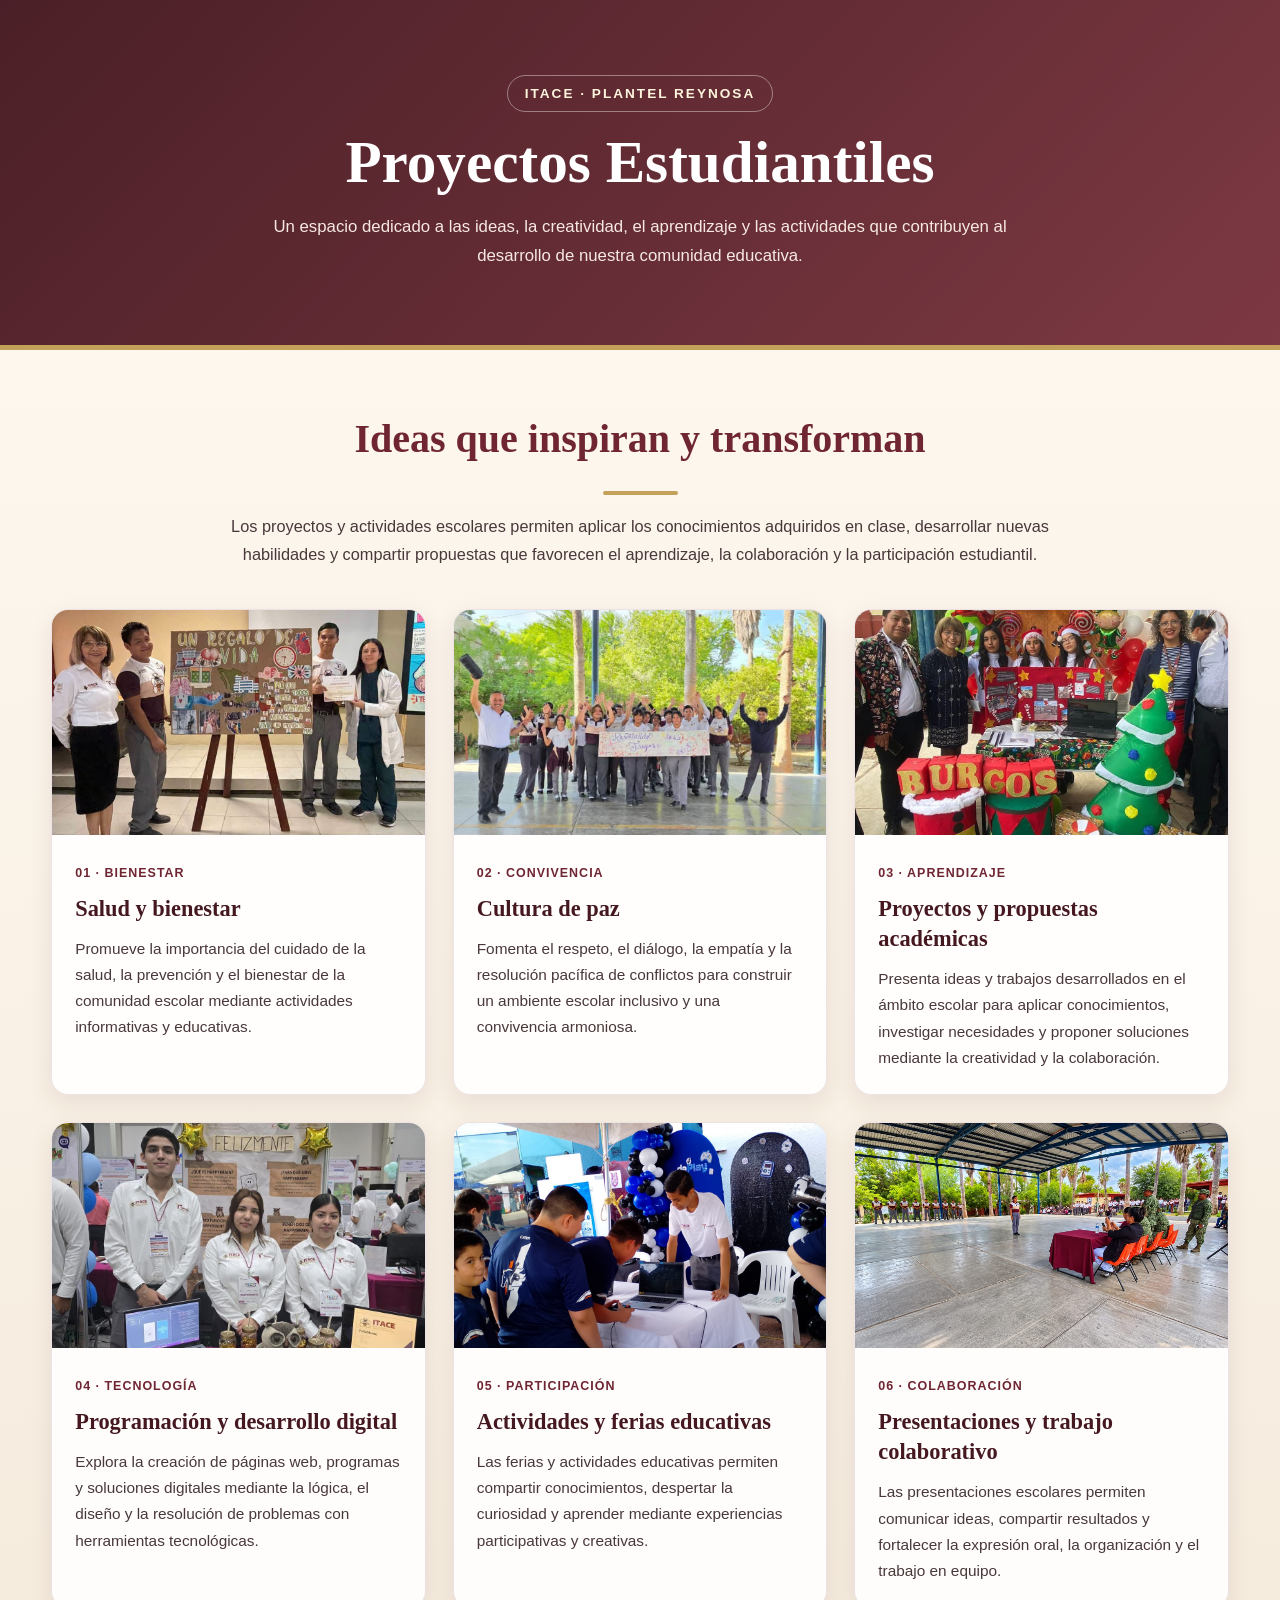
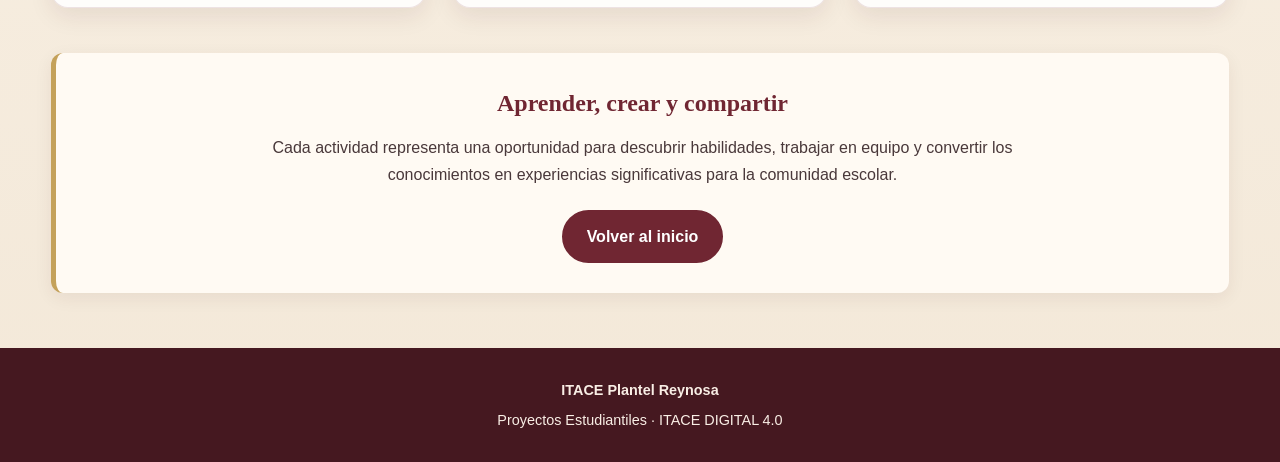
<file: paginas/proyectos-estudiantiles.html>
<!DOCTYPE html>
<html lang="es">
<head>
    <meta charset="UTF-8">
    <meta name="viewport" content="width=device-width, initial-scale=1.0">
    <meta name="description" content="Conoce los proyectos, actividades educativas y propuestas académicas del ITACE Plantel Reynosa.">
    <title>Proyectos Estudiantiles | ITACE Reynosa</title>
    <link rel="stylesheet" href="../css/style.css">
    <style>
        :root {
            --vino: #702632;
            --vino-oscuro: #451820;
            --beige: #f3e8d8;
            --crema: #fffaf3;
            --dorado: #c4a15a;
            --texto: #49383a;
        }
        * {
            box-sizing: border-box;
        }
        html {
            scroll-behavior: smooth;
        }
        body {
            margin: 0;
            font-family: "Segoe UI", Arial, sans-serif;
            color: var(--texto);
            background: linear-gradient(180deg, #fffaf3, #f3e8d8);
            line-height: 1.7;
        }
        .proyectos-portada {
            padding: 75px 20px;
            text-align: center;
            color: white;
            background:
                linear-gradient(135deg, rgba(69, 24, 32, .97), rgba(112, 38, 50, .91));
            border-bottom: 5px solid var(--dorado);
        }
        .proyectos-portada .etiqueta {
            display: inline-block;
            padding: 6px 17px;
            margin-bottom: 15px;
            color: #fff5dc;
            border: 1px solid rgba(255, 255, 255, .4);
            border-radius: 30px;
            font-size: .85rem;
            letter-spacing: 2px;
            text-transform: uppercase;
        }
        .proyectos-portada h1 {
            margin: 0 auto 15px;
            max-width: 900px;
            font-family: Georgia, "Times New Roman", serif;
            font-size: clamp(2.2rem, 5vw, 3.7rem);
            line-height: 1.2;
        }
        .proyectos-portada p {
            max-width: 760px;
            margin: 0 auto;
            color: #f7e9e2;
            font-size: 1.05rem;
        }
        .proyectos-contenido {
            width: min(1180px, 92%);
            margin: 55px auto;
        }
        .introduccion {
            max-width: 850px;
            margin: 0 auto 40px;
            text-align: center;
        }
        .introduccion h2 {
            margin-bottom: 12px;
            color: var(--vino);
            font-family: Georgia, "Times New Roman", serif;
            font-size: clamp(1.8rem, 4vw, 2.5rem);
        }
        .introduccion p {
            margin: 0;
            font-size: 1.02rem;
        }
        .linea-dorada {
            width: 75px;
            height: 4px;
            margin: 18px auto;
            background: var(--dorado);
            border-radius: 10px;
        }
        .proyectos-grid {
            display: grid;
            grid-template-columns: repeat(3, minmax(0, 1fr));
            gap: 27px;
        }
        .proyecto-card {
            overflow: hidden;
            background: rgba(255, 255, 255, .88);
            border: 1px solid rgba(112, 38, 50, .12);
            border-radius: 17px;
            box-shadow: 0 8px 24px rgba(69, 24, 32, .09);
            transition: transform .25s ease, box-shadow .25s ease;
        }
        .proyecto-card:hover {
            transform: translateY(-6px);
            box-shadow: 0 15px 30px rgba(69, 24, 32, .16);
        }
        .proyecto-card img {
            display: block;
            width: 100%;
            height: 225px;
            object-fit: cover;
            background: var(--beige);
        }
        .proyecto-info {
            padding: 23px;
        }
        .proyecto-categoria {
            display: inline-block;
            margin-bottom: 10px;
            color: var(--vino);
            font-size: .78rem;
            font-weight: 700;
            letter-spacing: 1px;
            text-transform: uppercase;
        }
        .proyecto-info h3 {
            margin: 0 0 12px;
            color: var(--vino-oscuro);
            font-family: Georgia, "Times New Roman", serif;
            font-size: 1.4rem;
            line-height: 1.35;
        }
        .proyecto-info p {
            margin: 0;
            font-size: .96rem;
        }
        .mensaje-final {
            margin-top: 45px;
            padding: 30px;
            text-align: center;
            background: #fffaf3;
            border-left: 5px solid var(--dorado);
            border-radius: 12px;
            box-shadow: 0 5px 18px rgba(69, 24, 32, .07);
        }
        .mensaje-final h2 {
            margin: 0 0 10px;
            color: var(--vino);
            font-family: Georgia, "Times New Roman", serif;
        }
        .mensaje-final p {
            max-width: 800px;
            margin: 0 auto;
        }
        .volver-inicio {
            display: inline-block;
            margin-top: 22px;
            padding: 11px 23px;
            color: white;
            background: var(--vino);
            border: 2px solid var(--vino);
            border-radius: 30px;
            font-weight: 600;
            text-decoration: none;
            transition: background .2s ease, color .2s ease;
        }
        .volver-inicio:hover {
            color: var(--vino);
            background: transparent;
        }
        .pie-proyectos {
            padding: 25px 15px;
            color: #f9eee5;
            background: var(--vino-oscuro);
            text-align: center;
            font-size: .9rem;
        }
        .pie-proyectos p {
            margin: 5px;
        }
        @media (max-width: 900px) {
            .proyectos-grid {
                grid-template-columns: repeat(2, minmax(0, 1fr));
            }
        }
        @media (max-width: 600px) {
            .proyectos-portada {
                padding: 55px 18px;
            }
            .proyectos-contenido {
                width: 90%;
                margin: 35px auto;
            }
            .proyectos-grid {
                grid-template-columns: 1fr;
                gap: 22px;
            }
            .proyecto-card img {
                height: 230px;
            }
            .proyecto-info {
                padding: 20px;
            }
            .mensaje-final {
                padding: 23px 18px;
            }
        }
        @media (prefers-reduced-motion: reduce) {
            html {
                scroll-behavior: auto;
            }
            *,
            *::before,
            *::after {
                transition: none !important;
            }
        }
    </style>
</head>
<body>
    <header class="proyectos-portada">
        <span class="etiqueta">ITACE · Plantel Reynosa</span>
        <h1>Proyectos Estudiantiles</h1>
        <p>
            Un espacio dedicado a las ideas, la creatividad, el aprendizaje
            y las actividades que contribuyen al desarrollo de nuestra
            comunidad educativa.
        </p>
    </header>
    <main class="proyectos-contenido">
        <section class="introduccion">
            <h2>Ideas que inspiran y transforman</h2>
            <div class="linea-dorada"></div>
            <p>
                Los proyectos y actividades escolares permiten aplicar los
                conocimientos adquiridos en clase, desarrollar nuevas
                habilidades y compartir propuestas que favorecen el
                aprendizaje, la colaboración y la participación estudiantil.
            </p>
        </section>
        <section class="proyectos-grid" aria-label="Proyectos y actividades estudiantiles">
            <!-- PROYECTO 1 -->
            <article class="proyecto-card">
                <img
                    src="../imagenes/salud.jpeg"
                    alt="Actividad relacionada con la salud y el bienestar"
                    loading="lazy"
                >
                <div class="proyecto-info">
                    <span class="proyecto-categoria">01 · Bienestar</span>
                    <h3>Salud y bienestar</h3>
                    <p>
                        Promueve la importancia del cuidado de la salud,
                        la prevención y el bienestar de la comunidad escolar
                        mediante actividades informativas y educativas.
                    </p>
                </div>
            </article>
            <!-- PROYECTO 2 -->
            <article class="proyecto-card">
                <img
                    src="../imagenes/cultura de paz.jpeg"
                    alt="Material o actividad sobre la cultura de paz"
                    loading="lazy"
                >
                <div class="proyecto-info">
                    <span class="proyecto-categoria">02 · Convivencia</span>
                    <h3>Cultura de paz</h3>
                    <p>
                        Fomenta el respeto, el diálogo, la empatía y la
                        resolución pacífica de conflictos para construir
                        un ambiente escolar inclusivo y una convivencia
                        armoniosa.
                    </p>
                </div>
            </article>
            <!-- PROYECTO 3 -->
            <article class="proyecto-card">
                <img
                    src="../imagenes/proyecto prg.jpeg"
                    alt="Fotografía de un proyecto académico"
                    loading="lazy"
                >
                <div class="proyecto-info">
                    <span class="proyecto-categoria">03 · Aprendizaje</span>
                    <h3>Proyectos y propuestas académicas</h3>
                    <p>
                        Presenta ideas y trabajos desarrollados en el ámbito
                        escolar para aplicar conocimientos, investigar
                        necesidades y proponer soluciones mediante la
                        creatividad y la colaboración.
                    </p>
                </div>
            </article>
            <!-- PROYECTO 4 -->
            <article class="proyecto-card">
                <img
                    src="../imagenes/programacion.jpeg"
                    alt="Actividad relacionada con la programación"
                    loading="lazy"
                >
                <div class="proyecto-info">
                    <span class="proyecto-categoria">04 · Tecnología</span>
                    <h3>Programación y desarrollo digital</h3>
                    <p>
                        Explora la creación de páginas web, programas y
                        soluciones digitales mediante la lógica, el diseño
                        y la resolución de problemas con herramientas
                        tecnológicas.
                    </p>
                </div>
            </article>
            <!-- PROYECTO 5 -->
            <article class="proyecto-card">
                <img
                    src="../imagenes/feri infantil2.jpeg"
                    alt="Fotografía de una feria o actividad educativa"
                    loading="lazy"
                >
                <div class="proyecto-info">
                    <span class="proyecto-categoria">05 · Participación</span>
                    <h3>Actividades y ferias educativas</h3>
                    <p>
                        Las ferias y actividades educativas permiten
                        compartir conocimientos, despertar la curiosidad
                        y aprender mediante experiencias participativas
                        y creativas.
                    </p>
                </div>
            </article>
            <!-- PROYECTO 6 -->
            <article class="proyecto-card">
                <img
                    src="../imagenes/presentaciones.jpeg"
                    alt="Presentación de un proyecto escolar"
                    loading="lazy"
                >
                <div class="proyecto-info">
                    <span class="proyecto-categoria">06 · Colaboración</span>
                    <h3>Presentaciones y trabajo colaborativo</h3>
                    <p>
                        Las presentaciones escolares permiten comunicar
                        ideas, compartir resultados y fortalecer la expresión
                        oral, la organización y el trabajo en equipo.
                    </p>
                </div>
            </article>
        </section>
        <section class="mensaje-final">
            <h2>Aprender, crear y compartir</h2>
            <p>
                Cada actividad representa una oportunidad para descubrir
                habilidades, trabajar en equipo y convertir los conocimientos
                en experiencias significativas para la comunidad escolar.
            </p>
            <a href="../index.html" class="volver-inicio">
                Volver al inicio
            </a>
        </section>
    </main>
    <footer class="pie-proyectos">
        <p><strong>ITACE Plantel Reynosa</strong></p>
        <p>Proyectos Estudiantiles · ITACE DIGITAL 4.0</p>
    </footer>
</body>
</html>
</file>
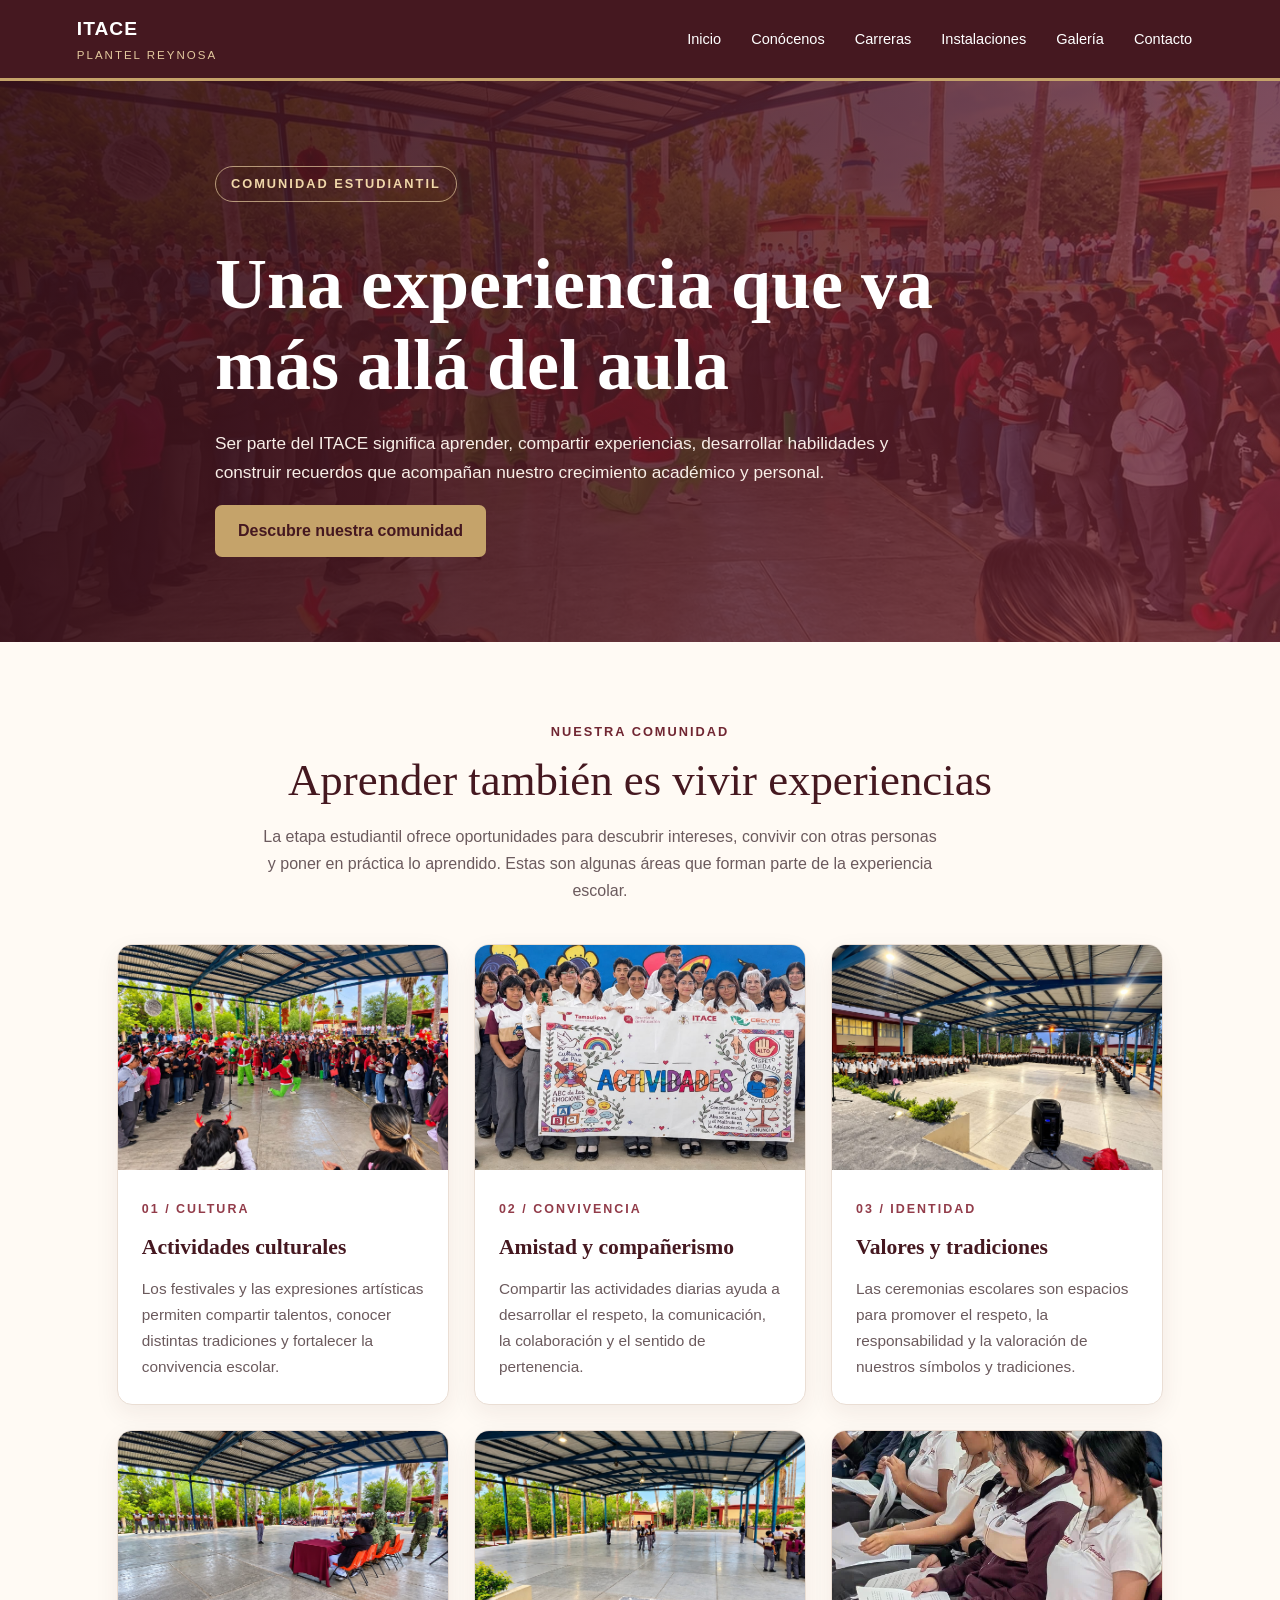
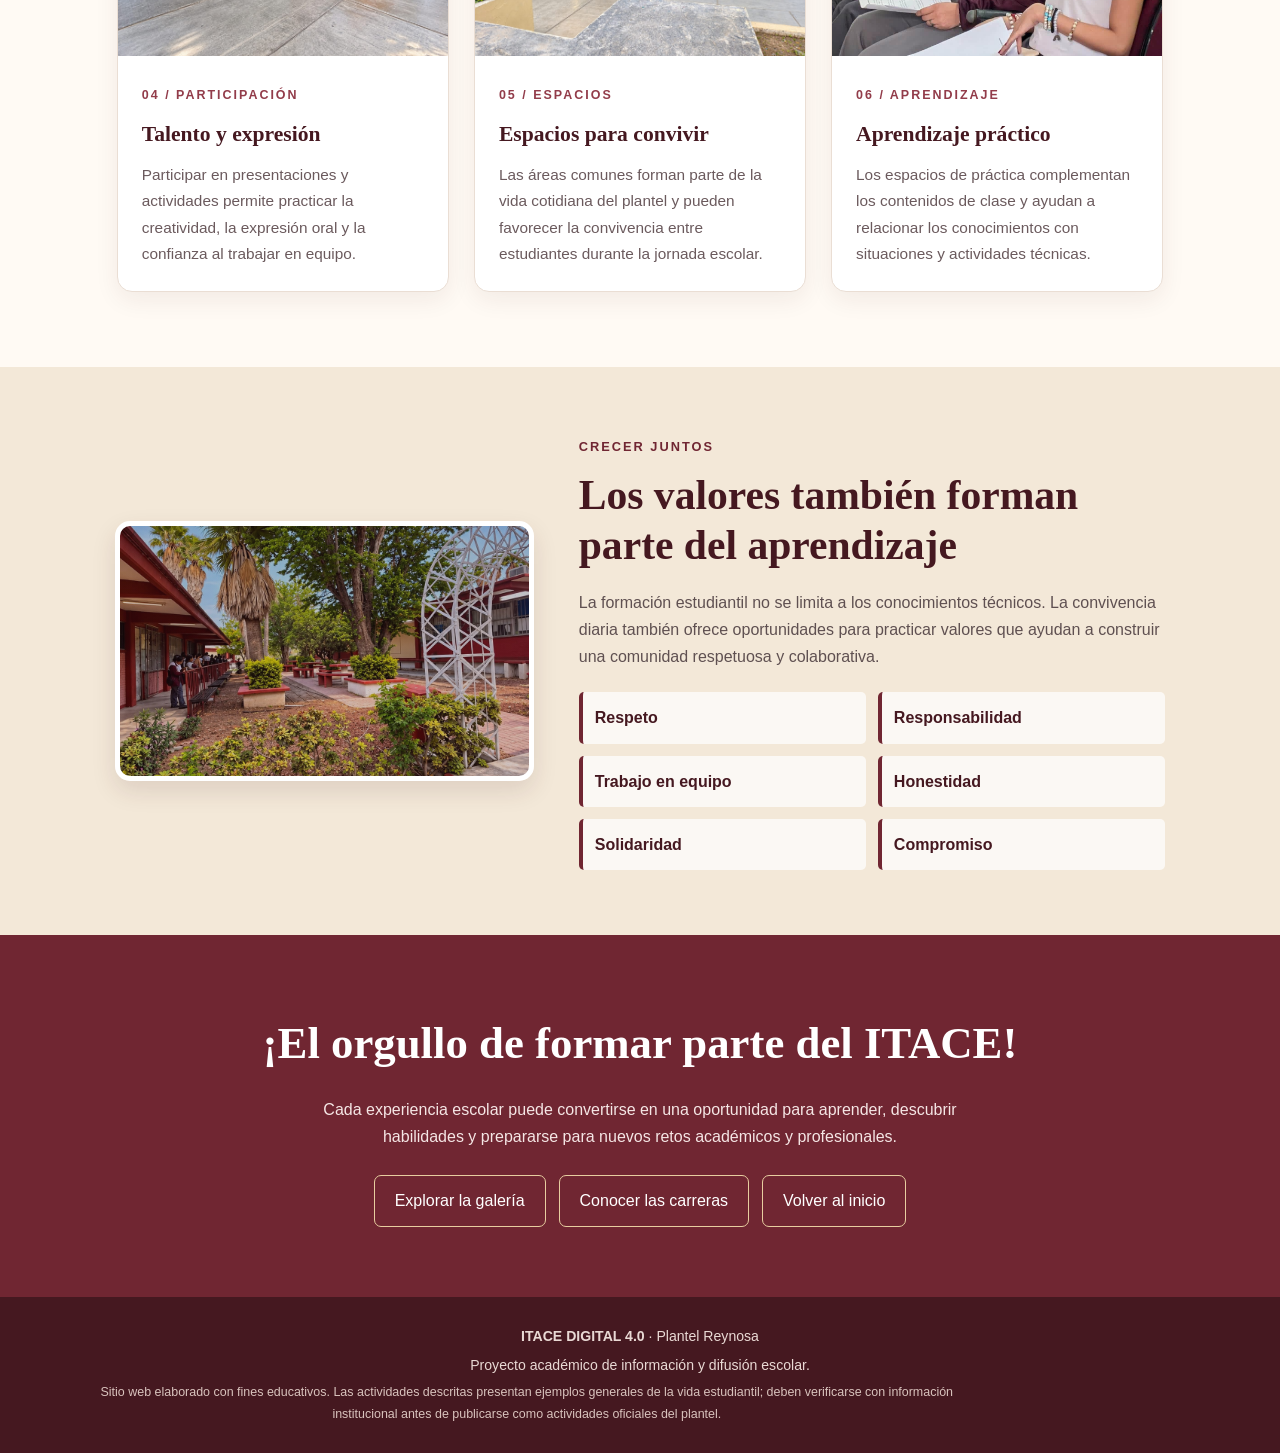
<file: paginas/vida-estudiantil.html>
<!DOCTYPE html>
<html lang="es">
<head>
    <meta charset="UTF-8">
    <meta name="viewport" content="width=device-width, initial-scale=1.0">
    <meta name="description" content="Conoce la vida estudiantil, actividades y experiencias de la comunidad ITACE Plantel Reynosa.">
    <meta name="theme-color" content="#702632">
    <title>Vida estudiantil | ITACE Reynosa</title>
    <link rel="stylesheet" href="../css/style.css">
    <style>
        :root {
            --vino: #702632;
            --vino-oscuro: #451820;
            --vino-claro: #923c4a;
            --beige: #f3e8d8;
            --crema: #fffaf4;
            --texto: #44363a;
            --dorado: #c5a36a;
        }
        * {
            box-sizing: border-box;
        }
        html {
            scroll-behavior: smooth;
            scroll-padding-top: 100px;
        }
        body {
            margin: 0;
            font-family: "Trebuchet MS", Arial, sans-serif;
            color: var(--texto);
            background: var(--crema);
            line-height: 1.7;
        }
        a {
            color: inherit;
        }
        .pagina-vida {
            overflow: hidden;
        }
        /* ENCABEZADO */
        .encabezado-vida {
            background: var(--vino-oscuro);
            color: white;
            padding: 13px 6%;
            border-bottom: 3px solid var(--dorado);
        }
        .barra-vida {
            max-width: 1200px;
            margin: auto;
            display: flex;
            align-items: center;
            justify-content: space-between;
            gap: 22px;
        }
        .marca-vida {
            text-decoration: none;
            font-size: 1.2rem;
            font-weight: bold;
            letter-spacing: 1px;
        }
        .marca-vida span {
            display: block;
            color: #e3c99e;
            font-size: .72rem;
            letter-spacing: 2px;
            font-weight: normal;
        }
        .nav-vida {
            display: flex;
            align-items: center;
            justify-content: flex-end;
            flex-wrap: wrap;
            gap: 8px;
        }
        .nav-vida a {
            color: white;
            text-decoration: none;
            padding: 8px 11px;
            border-radius: 7px;
            font-size: .91rem;
            transition: background .25s, color .25s;
        }
        .nav-vida a:hover,
        .nav-vida a:focus-visible {
            background: var(--dorado);
            color: var(--vino-oscuro);
            outline: none;
        }
        /* PORTADA */
        .portada-vida {
            min-height: 440px;
            padding: 85px 7%;
            display: flex;
            align-items: center;
            background:
                linear-gradient(100deg,
                    rgba(55, 17, 25, .94),
                    rgba(112, 38, 50, .77)),
                url("../imagenes/festival.jpeg") center/cover no-repeat;
            color: white;
        }
        .contenido-portada {
            max-width: 850px;
            margin: auto;
            width: 100%;
        }
        .etiqueta {
            display: inline-block;
            color: #f1d8aa;
            border: 1px solid rgba(241, 216, 170, .65);
            border-radius: 30px;
            padding: 6px 15px;
            font-size: .8rem;
            letter-spacing: 2px;
            text-transform: uppercase;
        }
        .portada-vida h1 {
            font-family: Georgia, "Times New Roman", serif;
            font-size: clamp(2.5rem, 6vw, 4.5rem);
            line-height: 1.13;
            margin: 22px 0;
            max-width: 780px;
        }
        .portada-vida p {
            font-size: 1.08rem;
            max-width: 680px;
            color: #f8eee7;
        }
        .boton-vida {
            display: inline-block;
            margin-top: 18px;
            padding: 12px 23px;
            background: var(--dorado);
            color: var(--vino-oscuro);
            border-radius: 7px;
            font-weight: bold;
            text-decoration: none;
            transition: transform .25s, background .25s;
        }
        .boton-vida:hover {
            background: #ead2a8;
            transform: translateY(-3px);
        }
        /* CONTENIDO GENERAL */
        .seccion-vida {
            max-width: 1200px;
            margin: auto;
            padding: 75px 6%;
        }
        .encabezado-seccion {
            text-align: center;
            max-width: 760px;
            margin: 0 auto 40px;
        }
        .subtitulo {
            color: var(--vino);
            font-size: .8rem;
            font-weight: bold;
            letter-spacing: 2px;
            text-transform: uppercase;
        }
        .encabezado-seccion h2 {
            font-family: Georgia, "Times New Roman", serif;
            color: var(--vino-oscuro);
            font-size: clamp(2rem, 4vw, 2.8rem);
            line-height: 1.2;
            margin: 10px 0 15px;
        }
        .encabezado-seccion p {
            margin: 0;
            color: #6b5a5d;
        }
        /* TARJETAS */
        .tarjetas-vida {
            display: grid;
            grid-template-columns: repeat(3, minmax(0, 1fr));
            gap: 25px;
        }
        .tarjeta-vida {
            background: white;
            border: 1px solid #eaded4;
            border-radius: 15px;
            overflow: hidden;
            box-shadow: 0 8px 25px rgba(69, 24, 32, .07);
            transition: transform .3s, box-shadow .3s;
        }
        .tarjeta-vida:hover {
            transform: translateY(-7px);
            box-shadow: 0 15px 32px rgba(69, 24, 32, .14);
        }
        .imagen-tarjeta {
            height: 225px;
            background: var(--beige);
            overflow: hidden;
        }
        .imagen-tarjeta img {
            display: block;
            width: 100%;
            height: 100%;
            object-fit: cover;
            transition: transform .45s;
        }
        .tarjeta-vida:hover .imagen-tarjeta img {
            transform: scale(1.05);
        }
        .texto-tarjeta {
            padding: 24px;
        }
        .numero-tarjeta {
            color: var(--vino-claro);
            font-size: .78rem;
            font-weight: bold;
            letter-spacing: 2px;
        }
        .texto-tarjeta h3 {
            color: var(--vino-oscuro);
            font-family: Georgia, "Times New Roman", serif;
            font-size: 1.35rem;
            margin: 8px 0 10px;
        }
        .texto-tarjeta p {
            color: #6b5a5d;
            margin: 0;
            font-size: .96rem;
        }
        /* MENSAJE INSTITUCIONAL */
        .franja-vida {
            background: var(--beige);
            padding: 65px 6%;
        }
        .contenido-franja {
            max-width: 1050px;
            margin: auto;
            display: grid;
            grid-template-columns: 1fr 1.4fr;
            align-items: center;
            gap: 45px;
        }
        .adorno-franja {
            min-height: 260px;
            border-radius: 15px;
            background:
                linear-gradient(rgba(69, 24, 32, .25),
                                rgba(69, 24, 32, .25)),
                url("../imagenes/plaza del estudiante.jpeg") center/cover no-repeat;
            border: 5px solid white;
            box-shadow: 0 10px 25px rgba(69, 24, 32, .12);
        }
        .texto-franja h2 {
            color: var(--vino-oscuro);
            font-family: Georgia, "Times New Roman", serif;
            font-size: clamp(1.9rem, 4vw, 2.6rem);
            line-height: 1.2;
            margin: 12px 0 18px;
        }
        .texto-franja p {
            color: #5f5051;
        }
        .lista-valores {
            list-style: none;
            padding: 0;
            margin: 22px 0 0;
            display: grid;
            grid-template-columns: repeat(2, minmax(0, 1fr));
            gap: 12px;
        }
        .lista-valores li {
            background: rgba(255, 255, 255, .72);
            border-left: 4px solid var(--vino);
            padding: 12px;
            border-radius: 5px;
            font-weight: bold;
            color: var(--vino-oscuro);
        }
        /* INVITACIÓN FINAL */
        .cierre-vida {
            padding: 70px 6%;
            text-align: center;
            background: var(--vino);
            color: white;
        }
        .cierre-vida h2 {
            font-family: Georgia, "Times New Roman", serif;
            font-size: clamp(2rem, 4vw, 2.8rem);
            margin: 0 0 15px;
        }
        .cierre-vida p {
            max-width: 700px;
            margin: 0 auto;
            color: #f5e6e5;
        }
        .enlaces-finales {
            display: flex;
            justify-content: center;
            flex-wrap: wrap;
            gap: 13px;
            margin-top: 25px;
        }
        .enlaces-finales a {
            display: inline-block;
            padding: 11px 20px;
            border: 1px solid #e7cda0;
            border-radius: 7px;
            color: white;
            text-decoration: none;
            transition: background .25s, color .25s;
        }
        .enlaces-finales a:hover {
            background: var(--dorado);
            color: var(--vino-oscuro);
        }
        /* PIE DE PÁGINA */
        .pie-vida {
            padding: 23px 6%;
            text-align: center;
            background: var(--vino-oscuro);
            color: #e9d9d4;
            font-size: .88rem;
        }
        .pie-vida p {
            margin: 5px 0;
        }
        .pie-vida a {
            color: #f1d8aa;
        }
        .aviso-vida {
            max-width: 900px;
            margin: 12px auto 0;
            font-size: .78rem;
            color: #d9c3bd;
        }
        /* ACCESIBILIDAD Y CELULARES */
        a:focus-visible {
            outline: 3px solid var(--dorado);
            outline-offset: 4px;
        }
        @media (max-width: 850px) {
            .barra-vida {
                flex-direction: column;
                align-items: flex-start;
            }
            .nav-vida {
                justify-content: flex-start;
            }
            .tarjetas-vida {
                grid-template-columns: repeat(2, minmax(0, 1fr));
            }
            .contenido-franja {
                grid-template-columns: 1fr;
                gap: 25px;
            }
            .adorno-franja {
                min-height: 300px;
            }
        }
        @media (max-width: 560px) {
            .encabezado-vida {
                padding: 15px 5%;
            }
            .nav-vida {
                gap: 5px;
            }
            .nav-vida a {
                padding: 7px 8px;
                font-size: .82rem;
            }
            .portada-vida {
                min-height: 390px;
                padding: 60px 7%;
            }
            .portada-vida p {
                font-size: 1rem;
            }
            .seccion-vida {
                padding: 55px 5%;
            }
            .tarjetas-vida {
                grid-template-columns: 1fr;
                gap: 20px;
            }
            .imagen-tarjeta {
                height: 230px;
            }
            .franja-vida {
                padding: 50px 5%;
            }
            .adorno-franja {
                min-height: 220px;
            }
            .lista-valores {
                grid-template-columns: 1fr;
            }
            .cierre-vida {
                padding: 55px 6%;
            }
        }
        @media (prefers-reduced-motion: reduce) {
            *,
            *::before,
            *::after {
                scroll-behavior: auto !important;
                transition-duration: .01ms !important;
                animation-duration: .01ms !important;
            }
        }
    </style>
</head>
<body>
<div class="pagina-vida">
    <!-- ENCABEZADO -->
    <header class="encabezado-vida">
        <div class="barra-vida">
            <a class="marca-vida" href="../index.html">
                ITACE
                <span>PLANTEL REYNOSA</span>
            </a>
            <nav class="nav-vida" aria-label="Navegación principal">
                <a href="../index.html">Inicio</a>
                <a href="conocenos.html">Conócenos</a>
                <a href="oferta-educativa.html">Carreras</a>
                <a href="instalaciones.html">Instalaciones</a>
                <a href="galeria.html">Galería</a>
                <a href="contacto.html">Contacto</a>
            </nav>
        </div>
    </header>
    <main>
        <!-- PORTADA -->
        <section class="portada-vida" aria-labelledby="titulo-vida">
            <div class="contenido-portada">
                <span class="etiqueta">Comunidad estudiantil</span>
                <h1 id="titulo-vida">
                    Una experiencia que va más allá del aula
                </h1>
                <p>
                    Ser parte del ITACE significa aprender, compartir experiencias,
                    desarrollar habilidades y construir recuerdos que acompañan
                    nuestro crecimiento académico y personal.
                </p>
                <a class="boton-vida" href="#experiencias">
                    Descubre nuestra comunidad
                </a>
            </div>
        </section>
        <!-- INTRODUCCIÓN -->
        <section class="seccion-vida" id="experiencias">
            <div class="encabezado-seccion">
                <span class="subtitulo">Nuestra comunidad</span>
                <h2>Aprender también es vivir experiencias</h2>
                <p>
                    La etapa estudiantil ofrece oportunidades para descubrir
                    intereses, convivir con otras personas y poner en práctica
                    lo aprendido. Estas son algunas áreas que forman parte de
                    la experiencia escolar.
                </p>
            </div>
            <div class="tarjetas-vida">
                <!-- ACTIVIDADES CULTURALES -->
                <article class="tarjeta-vida">
                    <div class="imagen-tarjeta">
                        <img
                            src="../imagenes/festival.jpeg"
                            alt="Actividad o festival escolar"
                            loading="lazy">
                    </div>
                    <div class="texto-tarjeta">
                        <span class="numero-tarjeta">01 / CULTURA</span>
                        <h3>Actividades culturales</h3>
                        <p>
                            Los festivales y las expresiones artísticas permiten
                            compartir talentos, conocer distintas tradiciones
                            y fortalecer la convivencia escolar.
                        </p>
                    </div>
                </article>
                <!-- CONVIVENCIA -->
                <article class="tarjeta-vida">
                    <div class="imagen-tarjeta">
                        <img
                            src="../imagenes/amistad.jpeg"
                            alt="Espacio de convivencia estudiantil"
                            loading="lazy">
                    </div>
                    <div class="texto-tarjeta">
                        <span class="numero-tarjeta">02 / CONVIVENCIA</span>
                        <h3>Amistad y compañerismo</h3>
                        <p>
                            Compartir las actividades diarias ayuda a desarrollar
                            el respeto, la comunicación, la colaboración y el
                            sentido de pertenencia.
                        </p>
                    </div>
                </article>
                <!-- CEREMONIAS -->
                <article class="tarjeta-vida">
                    <div class="imagen-tarjeta">
                        <img
                            src="../imagenes/honores.jpeg"
                            alt="Ceremonia de honores escolares"
                            loading="lazy">
                    </div>
                    <div class="texto-tarjeta">
                        <span class="numero-tarjeta">03 / IDENTIDAD</span>
                        <h3>Valores y tradiciones</h3>
                        <p>
                            Las ceremonias escolares son espacios para promover
                            el respeto, la responsabilidad y la valoración de
                            nuestros símbolos y tradiciones.
                        </p>
                    </div>
                </article>
                <!-- PARTICIPACIÓN -->
                <article class="tarjeta-vida">
                    <div class="imagen-tarjeta">
                        <img
                            src="../imagenes/presentaciones.jpeg"
                            alt="Presentación realizada en un evento escolar"
                            loading="lazy">
                    </div>
                    <div class="texto-tarjeta">
                        <span class="numero-tarjeta">04 / PARTICIPACIÓN</span>
                        <h3>Talento y expresión</h3>
                        <p>
                            Participar en presentaciones y actividades permite
                            practicar la creatividad, la expresión oral y la
                            confianza al trabajar en equipo.
                        </p>
                    </div>
                </article>
                <!-- ESPACIOS -->
                <article class="tarjeta-vida">
                    <div class="imagen-tarjeta">
                        <img
                            src="../imagenes/explanada.jpeg"
                            alt="Explanada del plantel escolar"
                            loading="lazy">
                    </div>
                    <div class="texto-tarjeta">
                        <span class="numero-tarjeta">05 / ESPACIOS</span>
                        <h3>Espacios para convivir</h3>
                        <p>
                            Las áreas comunes forman parte de la vida cotidiana
                            del plantel y pueden favorecer la convivencia entre
                            estudiantes durante la jornada escolar.
                        </p>
                    </div>
                </article>
                <!-- APRENDIZAJE -->
                <article class="tarjeta-vida">
                    <div class="imagen-tarjeta">
                        <img
                            src="../imagenes/aprendizaje.jpeg"
                            alt="Aprendizaje"
                            loading="lazy">
                    </div>
                    <div class="texto-tarjeta">
                        <span class="numero-tarjeta">06 / APRENDIZAJE</span>
                        <h3>Aprendizaje práctico</h3>
                        <p>
                            Los espacios de práctica complementan los contenidos
                            de clase y ayudan a relacionar los conocimientos
                            con situaciones y actividades técnicas.
                        </p>
                    </div>
                </article>
            </div>
        </section>
        <!-- VALORES -->
        <section class="franja-vida">
            <div class="contenido-franja">
                <div class="adorno-franja"
                     role="img"
                     aria-label="Área común del plantel"></div>
                <div class="texto-franja">
                    <span class="subtitulo">Crecer juntos</span>
                    <h2>Los valores también forman parte del aprendizaje</h2>
                    <p>
                        La formación estudiantil no se limita a los conocimientos
                        técnicos. La convivencia diaria también ofrece
                        oportunidades para practicar valores que ayudan a
                        construir una comunidad respetuosa y colaborativa.
                    </p>
                    <ul class="lista-valores">
                        <li>Respeto</li>
                        <li>Responsabilidad</li>
                        <li>Trabajo en equipo</li>
                        <li>Honestidad</li>
                        <li>Solidaridad</li>
                        <li>Compromiso</li>
                    </ul>
                </div>
            </div>
        </section>
        <!-- CIERRE -->
        <section class="cierre-vida">
            <h2>¡El orgullo de formar parte del ITACE!</h2>
            <p>
                Cada experiencia escolar puede convertirse en una oportunidad
                para aprender, descubrir habilidades y prepararse para nuevos
                retos académicos y profesionales.
            </p>
            <div class="enlaces-finales">
                <a href="galeria.html">Explorar la galería</a>
                <a href="oferta-educativa.html">Conocer las carreras</a>
                <a href="../index.html">Volver al inicio</a>
            </div>
        </section>
    </main>
    <!-- PIE DE PÁGINA -->
    <footer class="pie-vida">
        <p><strong>ITACE DIGITAL 4.0</strong> · Plantel Reynosa</p>
        <p>Proyecto académico de información y difusión escolar.</p>
        <p class="aviso-vida">
            Sitio web elaborado con fines educativos. Las actividades descritas
            presentan ejemplos generales de la vida estudiantil; deben
            verificarse con información institucional antes de publicarse como
            actividades oficiales del plantel.
        </p>
    </footer>
</div>
</body>
</html>
</file>
<file: css/style.css>
/* =====================================================
   ITACE REYNOSA | DISEÑO INSTITUCIONAL ELEGANTE
   Paleta: vino, marfil, beige y dorado
===================================================== */
:root {
    --vino: #702632;
    --vino-oscuro: #351219;
    --vino-medio: #8a3948;
    --dorado: #c5a16f;
    --dorado-claro: #ead4ae;
    --marfil: #fcf9f4;
    --beige: #f1e6d7;
    --blanco: #ffffff;
    --texto: #423438;
    --texto-suave: #776970;
    --borde: #e9ddd0;
    --sombra: 0 12px 35px rgba(53, 18, 25, .09);
    --transicion: .3s ease;
}
/* ===== CONFIGURACIÓN GENERAL ===== */
* {
    margin: 0;
    padding: 0;
    box-sizing: border-box;
}
html {
    scroll-behavior: smooth;
    scroll-padding-top: 100px;
}
body {
    font-family: "Segoe UI", Arial, sans-serif;
    background: var(--marfil);
    color: var(--texto);
    line-height: 1.7;
}
img {
    display: block;
    max-width: 100%;
}
a {
    color: inherit;
    text-decoration: none;
}
button,
input,
textarea,
select {
    font: inherit;
}
::selection {
    background: var(--vino);
    color: var(--blanco);
}
/* ===== MENÚ PRINCIPAL ===== */
.site-header {
    position: sticky;
    top: 0;
    z-index: 1000;
    background: var(--vino-oscuro);
    box-shadow: 0 5px 22px rgba(0, 0, 0, .17);
}
.menu {
    min-height: 82px;
    padding: 15px 5%;
    display: flex;
    align-items: center;
    justify-content: space-between;
    gap: 22px;
    flex-wrap: wrap;
}
.logo {
    color: var(--blanco);
    font-family: Georgia, "Times New Roman", serif;
    font-size: 27px;
    font-weight: bold;
    letter-spacing: 1px;
    white-space: nowrap;
}
.logo span {
    display: block;
    margin-top: -5px;
    color: var(--dorado-claro);
    font-family: "Segoe UI", Arial, sans-serif;
    font-size: 10px;
    letter-spacing: 4px;
    text-align: center;
}
.enlaces {
    display: flex;
    align-items: center;
    justify-content: flex-end;
    gap: 4px;
    flex-wrap: wrap;
}
.enlaces a {
    padding: 9px 10px;
    border-radius: 5px;
    color: #f9efeb;
    font-size: 12px;
    font-weight: 600;
    transition: var(--transicion);
}
.enlaces a:hover,
.enlaces a:focus-visible {
    background: var(--dorado);
    color: var(--vino-oscuro);
}
.enlaces a[aria-current="page"] {
    color: var(--dorado-claro);
    box-shadow: inset 0 -2px var(--dorado);
}
.menu-toggle {
    display: none;
    padding: 7px 12px;
    border: 1px solid var(--dorado);
    border-radius: 7px;
    background: transparent;
    color: var(--blanco);
    font-size: 25px;
    cursor: pointer;
}
/* ===== PORTADA PRINCIPAL ===== */
.hero {
    position: relative;
    isolation: isolate;
    min-height: 590px;
    display: flex;
    align-items: center;
    overflow: hidden;
    padding: 75px 7%;
    color: var(--blanco);
    background:
        linear-gradient(
            90deg,
            rgba(39, 12, 18, .94) 0%,
            rgba(69, 24, 32, .83) 48%,
            rgba(69, 24, 32, .24) 100%
        ),
        url("../imagenes/entrada.jpeg") center 45% / cover no-repeat;
}
.hero::after {
    content: "";
    position: absolute;
    z-index: -1;
    bottom: 0;
    left: 0;
    width: 100%;
    height: 5px;
    background: linear-gradient(
        90deg,
        var(--dorado),
        var(--dorado-claro),
        var(--dorado)
    );
}
.hero-contenido {
    width: 100%;
    max-width: 1100px;
    margin: 0 auto;
    animation: aparecer .8s ease both;
}
.etiqueta {
    display: inline-block;
    margin-bottom: 20px;
    color: #e6c695;
    font-size: 12px;
    font-weight: 800;
    letter-spacing: 3px;
}
.hero h1 {
    max-width: 850px;
    margin-bottom: 23px;
    color: var(--blanco);
    font-family: Georgia, "Times New Roman", serif;
    font-size: clamp(40px, 6vw, 72px);
    font-weight: 500;
    line-height: 1.13;
    letter-spacing: -1px;
}
.hero p {
    max-width: 660px;
    margin-bottom: 30px;
    color: #f4e9e5;
    font-size: 18px;
    line-height: 1.9;
}
.hero-botones {
    display: flex;
    flex-wrap: wrap;
    gap: 14px;
}
/* ===== BOTONES ===== */
.boton {
    display: inline-flex;
    align-items: center;
    justify-content: center;
    min-height: 49px;
    padding: 12px 22px;
    border: 1px solid var(--dorado);
    border-radius: 6px;
    background: var(--dorado);
    color: var(--vino-oscuro);
    font-size: 14px;
    font-weight: 800;
    text-align: center;
    transition: var(--transicion);
}
.boton:hover {
    transform: translateY(-3px);
    background: var(--dorado-claro);
    box-shadow: 0 9px 22px rgba(0, 0, 0, .16);
}
.boton-secundario {
    border-color: rgba(255, 255, 255, .65);
    background: rgba(255, 255, 255, .06);
    color: var(--blanco);
}
.boton-secundario:hover {
    border-color: var(--blanco);
    background: var(--blanco);
    color: var(--vino-oscuro);
}
/* ===== SECCIÓN DE ACCESOS ===== */
.seccion-inicio {
    padding: 85px 6% 95px;
}
.encabezado-seccion {
    max-width: 800px;
    margin: 0 auto 45px;
    text-align: center;
}
.encabezado-seccion .etiqueta {
    margin-bottom: 10px;
    color: #a47c4d;
}
.encabezado-seccion h2 {
    margin-bottom: 15px;
    color: var(--vino-oscuro);
    font-family: Georgia, "Times New Roman", serif;
    font-size: clamp(31px, 4vw, 45px);
    font-weight: 500;
    line-height: 1.25;
}
.encabezado-seccion p {
    max-width: 680px;
    margin: 0 auto;
    color: var(--texto-suave);
    font-size: 16px;
}
/* ===== TARJETAS ===== */
.tarjetas-inicio {
    width: 100%;
    max-width: 1180px;
    margin: 0 auto;
    display: grid;
    grid-template-columns: repeat(3, minmax(0, 1fr));
    gap: 25px;
}
.tarjeta-inicio {
    position: relative;
    min-width: 0;
    min-height: 275px;
    padding: 30px 27px;
    overflow: hidden;
    border: 1px solid var(--borde);
    border-radius: 10px;
    background: var(--blanco);
    box-shadow: 0 5px 20px rgba(53, 18, 25, .045);
    transition:
        transform var(--transicion),
        box-shadow var(--transicion),
        border-color var(--transicion);
}
.tarjeta-inicio::before {
    content: "";
    position: absolute;
    top: 0;
    left: 0;
    width: 0;
    height: 4px;
    background: var(--dorado);
    transition: width var(--transicion);
}
.tarjeta-inicio:hover {
    transform: translateY(-7px);
    border-color: #d8bd95;
    box-shadow: var(--sombra);
}
.tarjeta-inicio:hover::before {
    width: 100%;
}
.icono-tarjeta {
    width: 49px;
    height: 49px;
    display: flex;
    align-items: center;
    justify-content: center;
    margin-bottom: 23px;
    border: 1px solid #e5cba4;
    border-radius: 50%;
    background: #f8f0e5;
    color: var(--vino);
    font-family: Georgia, "Times New Roman", serif;
    font-size: 17px;
    font-weight: bold;
    transition: var(--transicion);
}
.tarjeta-inicio:hover .icono-tarjeta {
    background: var(--vino);
    color: var(--dorado-claro);
    border-color: var(--vino);
}
.tarjeta-inicio h3 {
    margin-bottom: 11px;
    color: var(--vino);
    font-family: Georgia, "Times New Roman", serif;
    font-size: 23px;
    font-weight: 600;
    line-height: 1.3;
}
.tarjeta-inicio p {
    margin-bottom: 20px;
    color: var(--texto-suave);
    font-size: 14px;
    line-height: 1.85;
}
.tarjeta-inicio > a {
    display: inline-flex;
    align-items: center;
    gap: 8px;
    color: var(--vino);
    font-size: 13px;
    font-weight: 800;
    transition: color var(--transicion);
}
.tarjeta-inicio > a:hover {
    color: #a47c4d;
}
/* ===== FRANJA DE IDENTIDAD ===== */
.franja-identidad {
    position: relative;
    display: flex;
    align-items: center;
    justify-content: space-between;
    gap: 35px;
    padding: 70px 8%;
    overflow: hidden;
    background:
        radial-gradient(
            circle at 90% 10%,
            rgba(197, 161, 111, .16),
            transparent 32%
        ),
        linear-gradient(120deg, #351219, #702632);
    color: var(--blanco);
}
.franja-identidad > div {
    max-width: 740px;
}
.franja-identidad .etiqueta {
    color: var(--dorado-claro);
}
.franja-identidad h2 {
    margin-bottom: 15px;
    color: var(--blanco);
    font-family: Georgia, "Times New Roman", serif;
    font-size: clamp(29px, 4vw, 43px);
    font-weight: 500;
    line-height: 1.25;
}
.franja-identidad p {
    max-width: 680px;
    color: #f0e2df;
    font-size: 15px;
    line-height: 1.9;
}
.franja-identidad > .boton {
    flex-shrink: 0;
}
/* ===== PIE DE PÁGINA ===== */
.site-footer {
    padding: 38px 6% 30px;
    background: #281015;
    color: #f4e9e5;
    text-align: center;
}
.site-footer p:first-child {
    margin-bottom: 8px;
    color: var(--dorado-claro);
    font-family: Georgia, "Times New Roman", serif;
    font-size: 25px;
    font-weight: bold;
}
.site-footer p {
    margin: 6px 0;
    font-size: 13px;
}
.site-footer a {
    display: inline-block;
    margin-top: 15px;
    padding-bottom: 3px;
    border-bottom: 1px solid var(--dorado);
    color: var(--dorado-claro);
    font-size: 13px;
    font-weight: bold;
    transition: color var(--transicion);
}
.site-footer a:hover {
    color: var(--blanco);
}
/* ===== ANIMACIONES ===== */
@keyframes aparecer {
    from {
        opacity: 0;
        transform: translateY(18px);
    }
    to {
        opacity: 1;
        transform: translateY(0);
    }
}
/* ===== TABLET ===== */
@media (max-width: 1050px) {
    .menu {
        gap: 15px;
    }
    .enlaces {
        gap: 2px;
    }
    .enlaces a {
        padding: 8px;
        font-size: 11px;
    }
    .tarjetas-inicio {
        grid-template-columns: repeat(2, minmax(0, 1fr));
    }
    .aviso-academico {
        margin-right: 5%;
        margin-left: 5%;
    }
}
/* ===== CELULARES ===== */
@media (max-width: 700px) {
    html {
        scroll-padding-top: 80px;
    }
    .menu {
        min-height: 70px;
        padding: 12px 5%;
        gap: 10px;
    }
    .logo {
        font-size: 24px;
    }
    .menu-toggle {
        display: block;
        margin-left: auto;
    }
    .enlaces {
        display: none;
        width: 100%;
        flex-direction: column;
        align-items: stretch;
        gap: 0;
        padding-top: 8px;
    }
    .enlaces.activo {
        display: flex;
    }
    .enlaces a {
        width: 100%;
        padding: 12px 8px;
        border-bottom: 1px solid rgba(255, 255, 255, .12);
        border-radius: 0;
        font-size: 14px;
    }
    .hero {
        min-height: 490px;
        padding: 55px 6%;
        background-position: 58% center;
    }
    .hero h1 {
        font-size: clamp(36px, 9vw, 49px);
    }
    .hero p {
        font-size: 15px;
        line-height: 1.85;
    }
    .hero-botones {
        flex-direction: column;
        align-items: stretch;
    }
    .hero-botones .boton {
        width: 100%;
    }
    .seccion-inicio {
        padding: 60px 5%;
    }
    .encabezado-seccion {
        margin-bottom: 30px;
    }
    .tarjetas-inicio {
        grid-template-columns: 1fr;
        gap: 18px;
    }
    .tarjeta-inicio {
        min-height: 0;
        padding: 25px;
    }
    .franja-identidad {
        align-items: flex-start;
        flex-direction: column;
        padding: 50px 6%;
        gap: 25px;
    }
    .franja-identidad > .boton {
        width: 100%;
    }
    .aviso-academico {
        margin-top: 35px;
        margin-bottom: 35px;
        padding: 20px;
    }
    .site-footer {
        padding: 32px 5% 25px;
    }
}
/* ===== CELULARES PEQUEÑOS ===== */
@media (max-width: 380px) {
    .logo {
        font-size: 21px;
    }
    .hero h1 {
        font-size: 34px;
    }
    .etiqueta {
        font-size: 10px;
        letter-spacing: 2px;
    }
    .tarjeta-inicio {
        padding: 22px;
    }
}
/* ===== ACCESIBILIDAD ===== */
a:focus-visible,
button:focus-visible {
    outline: 3px solid var(--dorado);
    outline-offset: 3px;
}
@media (prefers-reduced-motion: reduce) {
    *,
    *::before,
    *::after {
        scroll-behavior: auto !important;
        animation: none !important;
        transition: none !important;
    }
}
</file>
